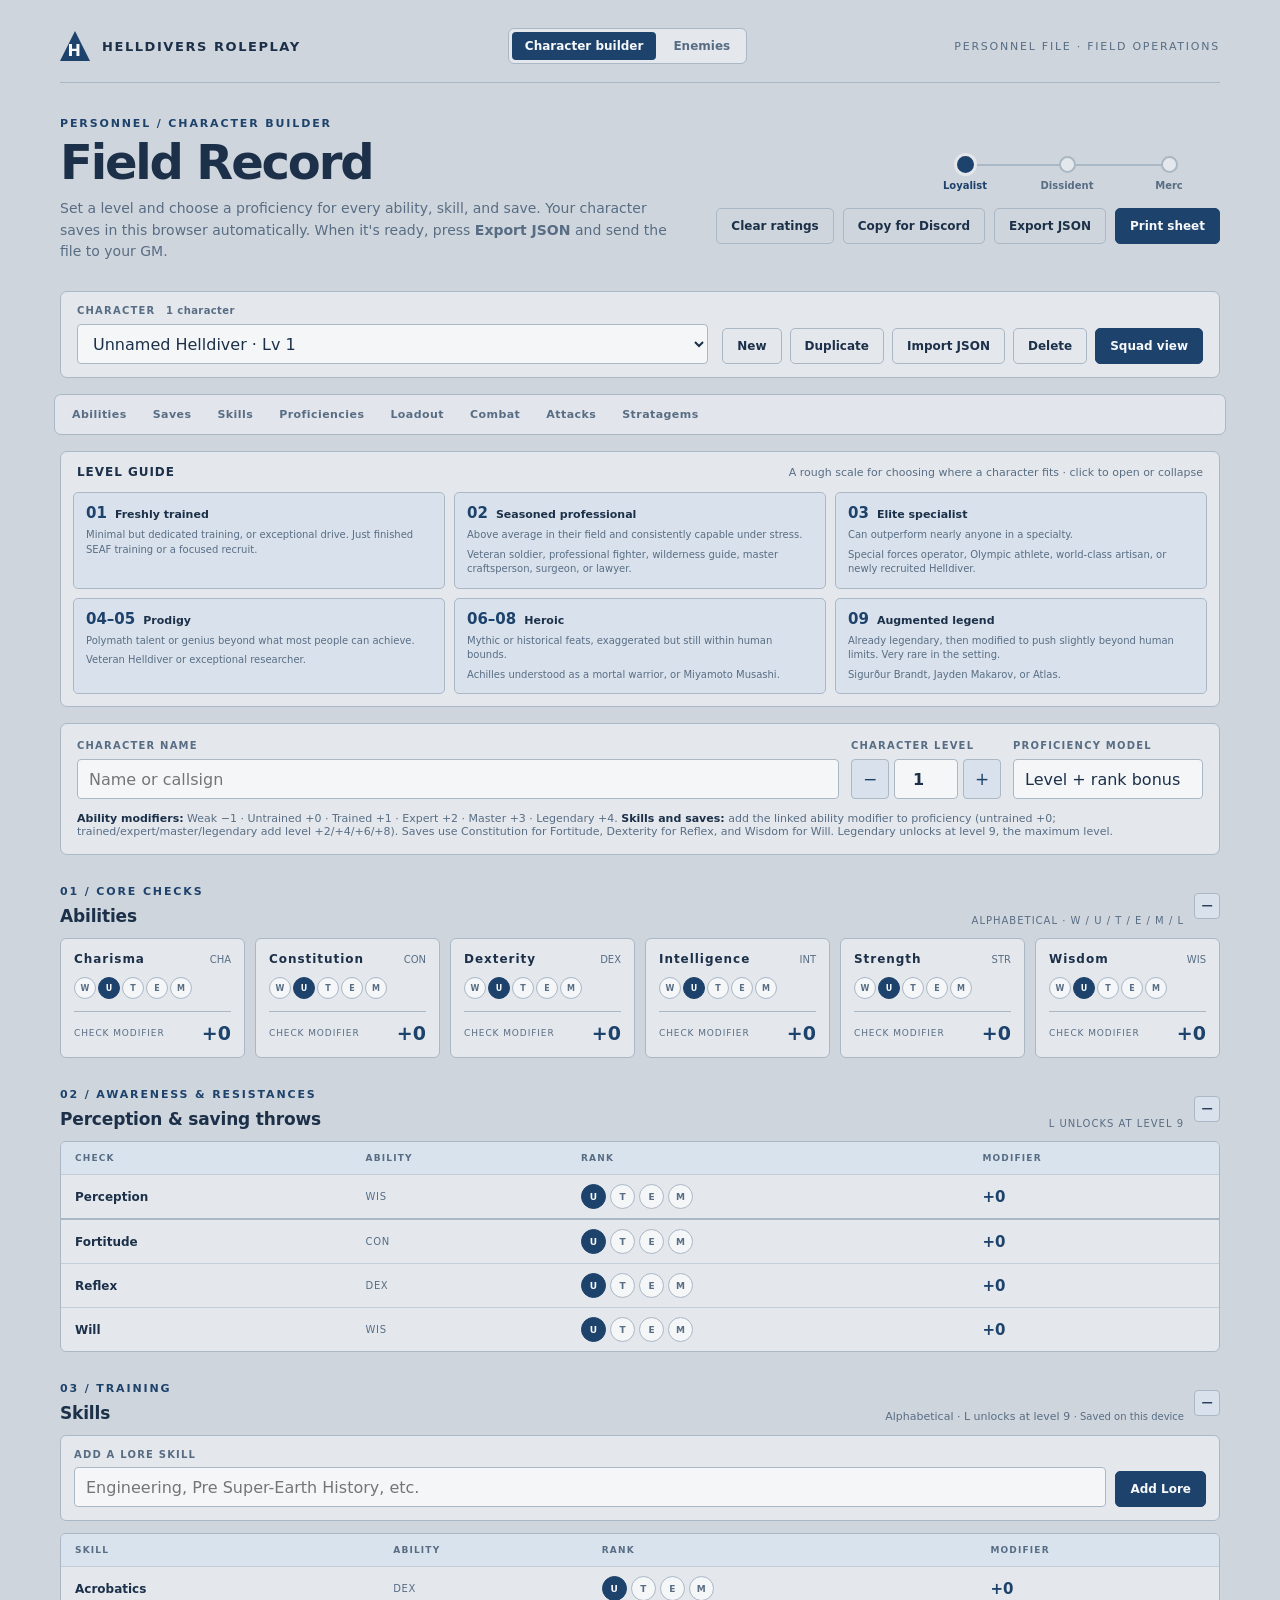
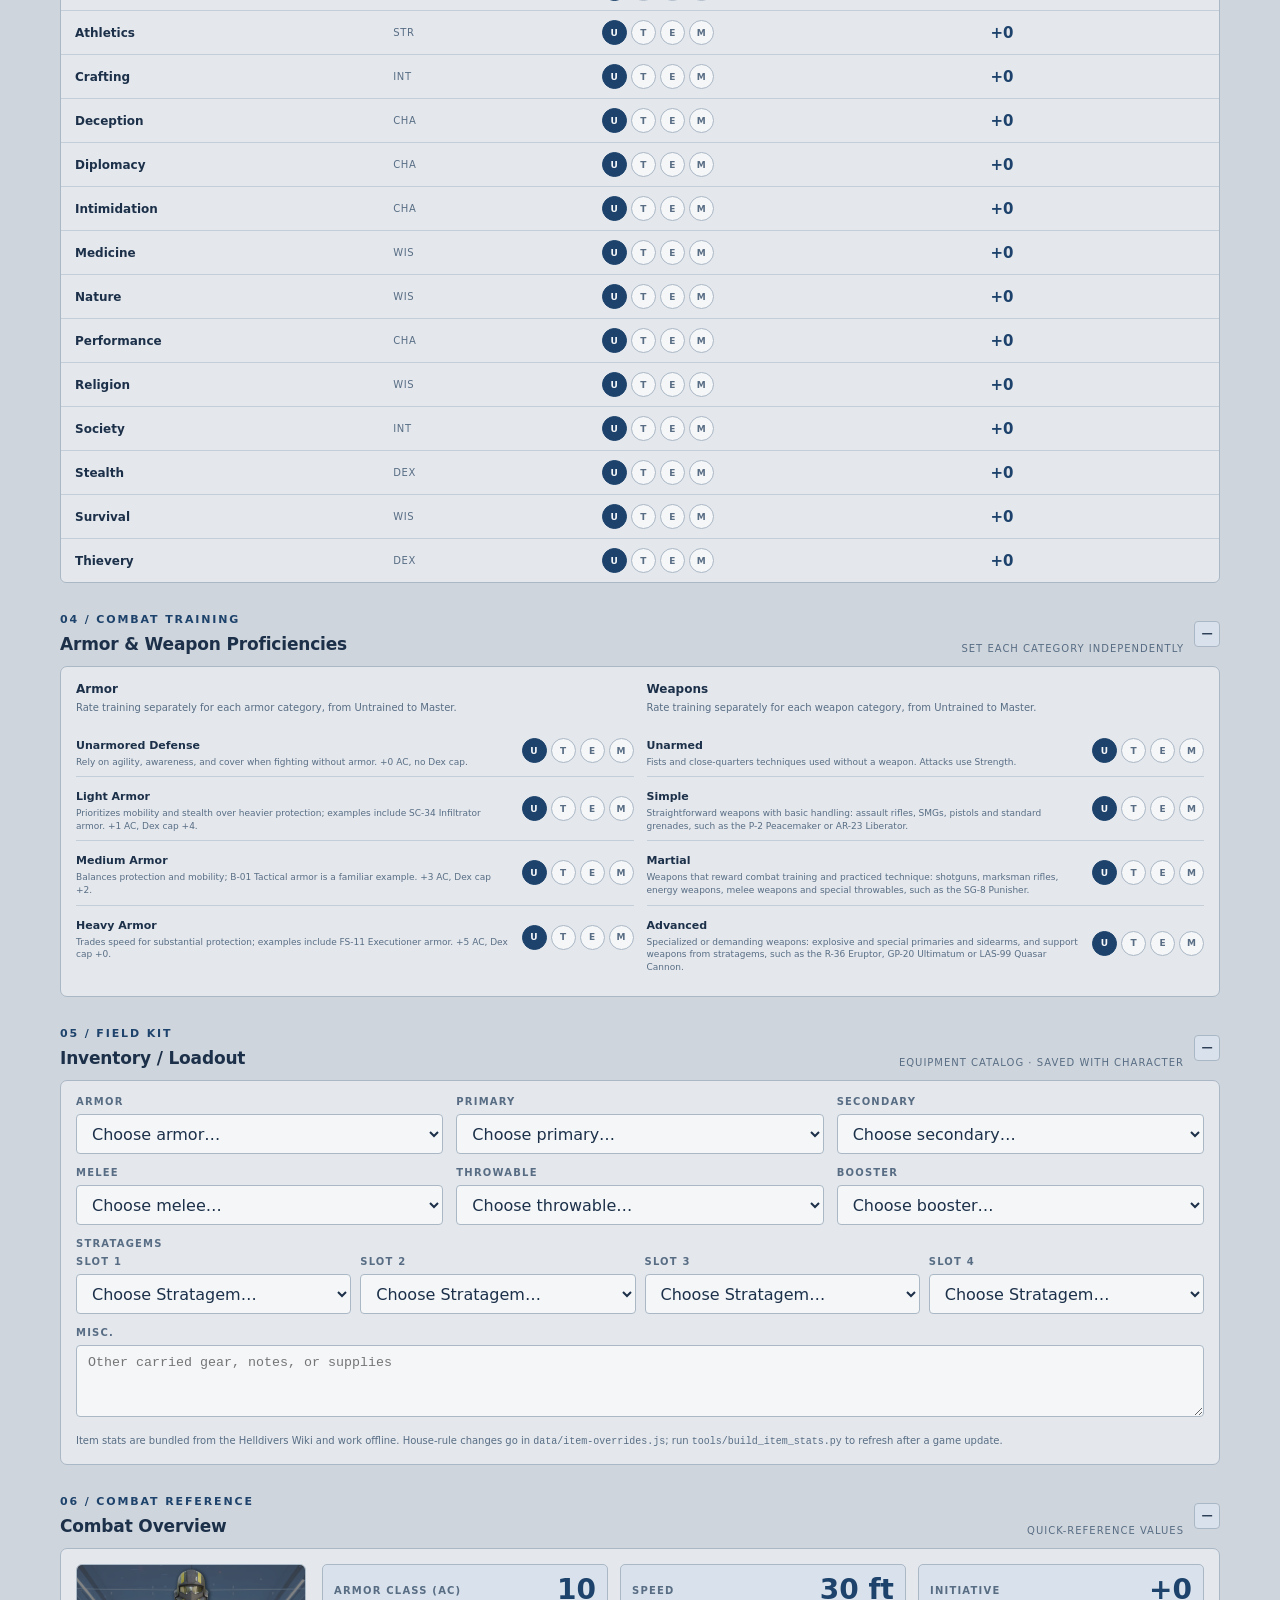
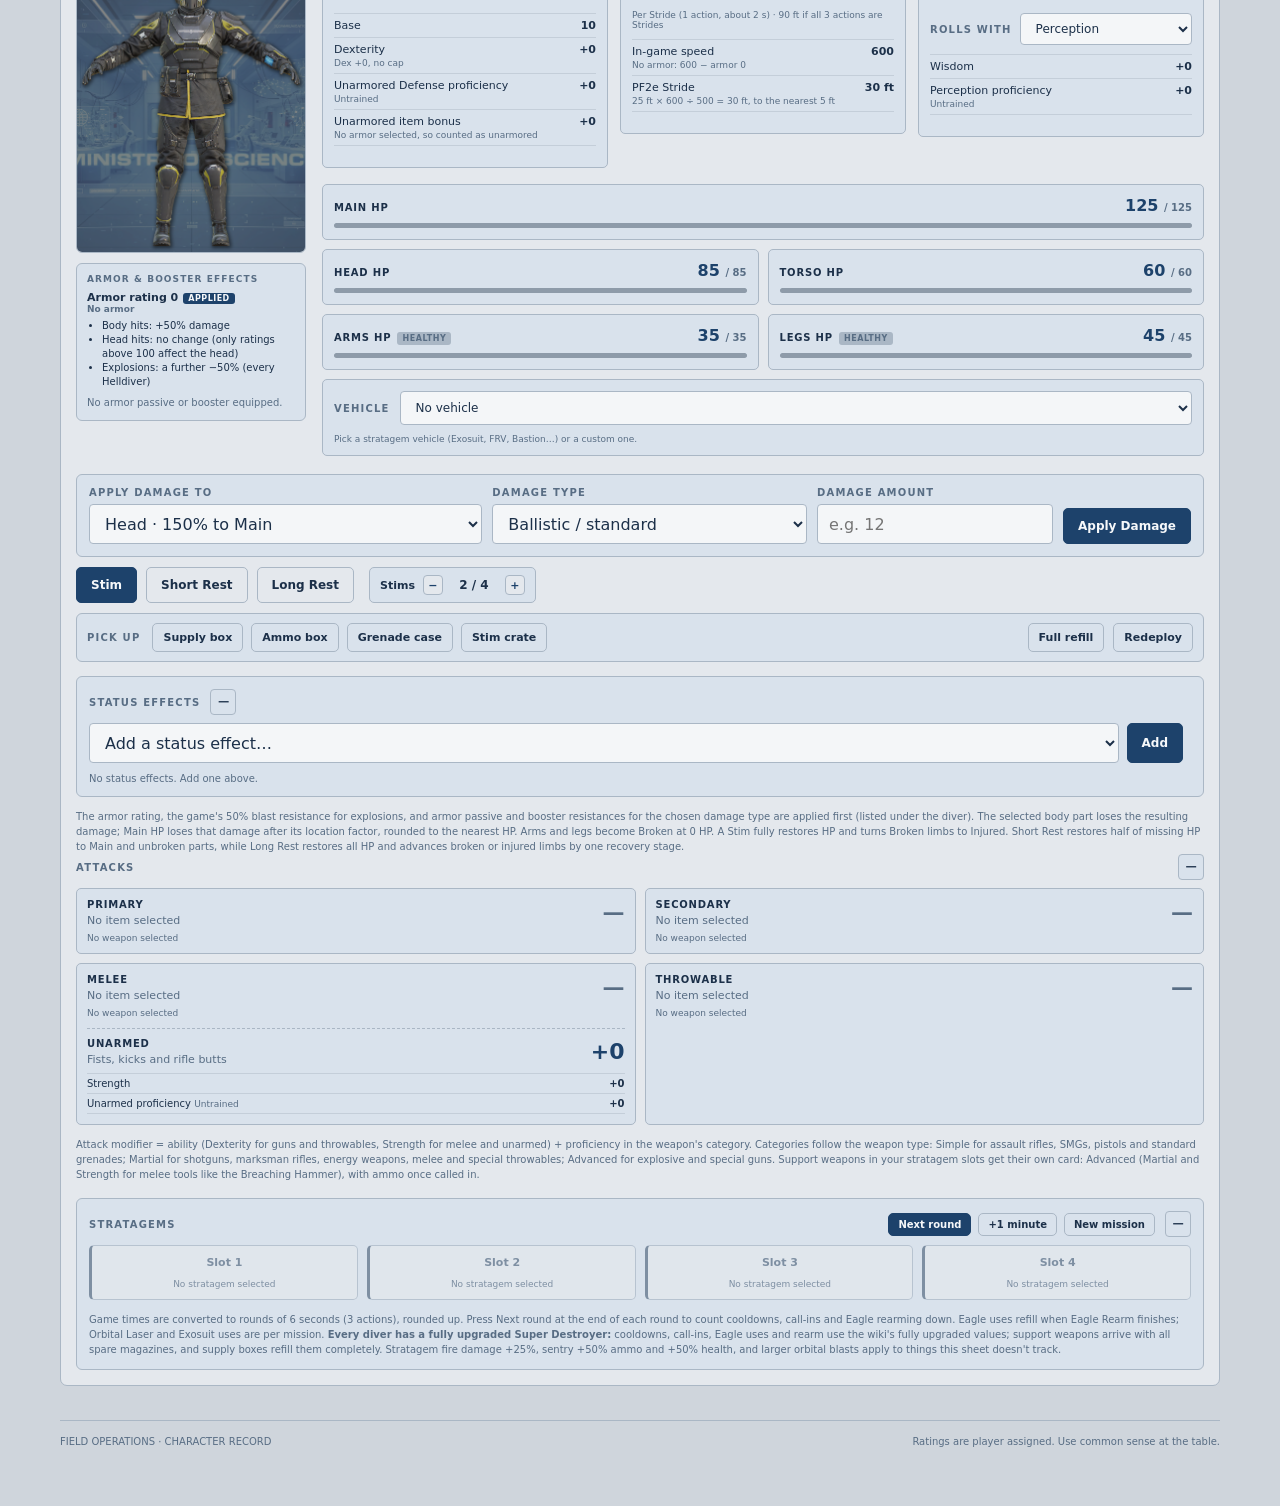
<file: index.html>
<!doctype html>
<html lang="en">
<head>
  <meta charset="utf-8">
  <meta name="viewport" content="width=device-width, initial-scale=1">
  <meta name="theme-color" content="#111611">
  <title>Helldivers Roleplay Character Creator</title>
  <link rel="stylesheet" href="styles.css">
</head>
<body>
  <main class="shell">
    <header class="topbar">
      <div class="brand"><span class="brand-mark">H</span><span>HELLDIVERS ROLEPLAY</span></div>
      <nav class="page-tabs" aria-label="Pages"><a href="index.html" aria-current="page">Character builder</a><a href="enemies.html">Enemies</a></nav>
      <div class="classification">Personnel file · Field operations</div>
    </header>
    <section class="hero">
      <div>
        <p class="eyebrow">Personnel / Character builder</p>
        <h1>Field Record</h1>
        <p class="subtitle">Set a level and choose a proficiency for every ability, skill, and save. Your character saves in this browser automatically. When it's ready, press <strong>Export JSON</strong> and send the file to your GM.</p>
      </div>
      <div class="hero-side">
        <div class="theme-picker" id="themePicker" role="group" aria-label="Choose record theme">
          <button type="button" class="theme-choice" data-theme="loyalist" aria-pressed="true"><span class="theme-point"></span><span>Loyalist</span></button>
          <button type="button" class="theme-choice" data-theme="dissident" aria-pressed="false"><span class="theme-point"></span><span>Dissident</span></button>
          <button type="button" class="theme-choice" data-theme="merc" aria-pressed="false"><span class="theme-point"></span><span>Merc</span></button>
        </div>
        <div class="toolbar">
          <button class="button" id="reset">Clear ratings</button>
          <button class="button" id="copyDiscord" title="Copy a short loadout summary to paste into Discord">Copy for Discord</button>
          <button class="button" id="export">Export JSON</button>
          <button class="button primary" id="print">Print sheet</button>
        </div>
      </div>
    </section>
    <section class="roster" aria-label="Characters">
      <div class="roster-pick"><label class="field-label" for="characterSelect">Character <span id="rosterCount"></span></label><select class="text-input" id="characterSelect"></select></div>
      <div class="roster-actions">
        <button type="button" class="button" id="newCharacter">New</button>
        <button type="button" class="button" id="duplicateCharacter">Duplicate</button>
        <button type="button" class="button" id="importCharacter">Import JSON</button>
        <button type="button" class="button" id="deleteCharacter">Delete</button>
        <button type="button" class="button primary" id="toggleSquad" aria-expanded="false" aria-controls="squadView">Squad view</button>
        <input type="file" id="importFile" accept=".json,application/json" multiple hidden>
      </div>
    </section>
    <section class="squad-view" id="squadView" aria-labelledby="squadTitle" hidden>
      <div class="squad-head">
        <div><p class="eyebrow">GM overview</p><h2 id="squadTitle">Squad</h2></div>
        <span class="stratagem-time">
          <button type="button" class="button primary" id="squadNextRound" title="6 seconds pass for every character">Next round (all)</button>
          <button type="button" class="button" id="squadMinute" title="10 rounds pass for every character">+1 minute (all)</button>
          <button type="button" class="button" id="squadNewMission" title="Reset every character's stratagem uses and cooldowns">New mission (all)</button>
        </span>
      </div>
      <div class="squad-grid" id="squadGrid"></div>
    </section>
    <nav class="jump-bar" id="jumpBar" aria-label="Jump to section">
      <a href="#abilitiesTitle">Abilities</a><a href="#savesTitle">Saves</a><a href="#skillsTitle">Skills</a><a href="#proficienciesTitle">Proficiencies</a><a href="#loadoutTitle">Loadout</a><a href="#combatOverviewTitle">Combat</a><a href="#combatAttacks" data-jump-block>Attacks</a><a href="#stratagemCards" data-jump-block>Stratagems</a>
    </nav>
    <details class="level-guide" open>
      <summary><span class="guide-title">Level guide</span><span class="guide-intro">A rough scale for choosing where a character fits · click to open or collapse</span></summary>
      <div class="level-grid">
        <article class="level-card"><div class="level-card-head"><span class="level-number">01</span><span class="level-name">Freshly trained</span></div><p>Minimal but dedicated training, or exceptional drive. Just finished SEAF training or a focused recruit.</p></article>
        <article class="level-card"><div class="level-card-head"><span class="level-number">02</span><span class="level-name">Seasoned professional</span></div><p>Above average in their field and consistently capable under stress.</p><p>Veteran soldier, professional fighter, wilderness guide, master craftsperson, surgeon, or lawyer.</p></article>
        <article class="level-card"><div class="level-card-head"><span class="level-number">03</span><span class="level-name">Elite specialist</span></div><p>Can outperform nearly anyone in a specialty.</p><p>Special forces operator, Olympic athlete, world-class artisan, or newly recruited Helldiver.</p></article>
        <article class="level-card"><div class="level-card-head"><span class="level-number">04–05</span><span class="level-name">Prodigy</span></div><p>Polymath talent or genius beyond what most people can achieve.</p><p>Veteran Helldiver or exceptional researcher.</p></article>
        <article class="level-card"><div class="level-card-head"><span class="level-number">06–08</span><span class="level-name">Heroic</span></div><p>Mythic or historical feats, exaggerated but still within human bounds.</p><p>Achilles understood as a mortal warrior, or Miyamoto Musashi.</p></article>
        <article class="level-card"><div class="level-card-head"><span class="level-number">09</span><span class="level-name">Augmented legend</span></div><p>Already legendary, then modified to push slightly beyond human limits. Very rare in the setting.</p><p>Sigurður Brandt, Jayden Makarov, or Atlas.</p></article>
      </div>
    </details>
    <section class="identity" aria-label="Character details">
      <div><label class="field-label" for="characterName">Character name</label><input class="text-input" id="characterName" maxlength="60" placeholder="Name or callsign" autocomplete="off"></div>
      <div><label class="field-label" for="characterLevel">Character level</label><div class="level-control"><button class="step" data-step="-1" aria-label="Decrease level">−</button><input class="level-input" type="number" id="characterLevel" min="1" max="9" value="1"><button class="step" data-step="1" aria-label="Increase level">+</button></div></div>
      <div><span class="field-label">Proficiency model</span><input class="text-input" value="Level + rank bonus" readonly aria-label="Proficiency model"></div>
      <div class="rule-note"><strong>Ability modifiers:</strong> Weak −1 · Untrained +0 · Trained +1 · Expert +2 · Master +3 · Legendary +4. <strong>Skills and saves:</strong> add the linked ability modifier to proficiency (untrained +0; trained/expert/master/legendary add level +2/+4/+6/+8). Saves use Constitution for Fortitude, Dexterity for Reflex, and Wisdom for Will. Legendary unlocks at level 9, the maximum level.</div>
    </section>
    <section aria-labelledby="abilitiesTitle">
      <div class="section-head"><div><p class="eyebrow">01 / Core checks</p><h2 id="abilitiesTitle">Abilities</h2></div><span class="section-meta">Alphabetical · W / U / T / E / M / L</span></div>
      <div class="ability-grid" id="abilityGrid"></div>
    </section>
    <section aria-labelledby="savesTitle">
      <div class="section-head"><div><p class="eyebrow">02 / Awareness &amp; resistances</p><h2 id="savesTitle">Perception &amp; saving throws</h2></div><span class="section-meta">L unlocks at level 9</span></div>
      <div class="table-wrap"><table><thead><tr><th>Check</th><th>Ability</th><th>Rank</th><th>Modifier</th></tr></thead><tbody id="savesBody"></tbody></table></div>
    </section>
    <section aria-labelledby="skillsTitle">
      <div class="section-head"><div><p class="eyebrow">03 / Training</p><h2 id="skillsTitle">Skills</h2></div><span class="sort-hint">Alphabetical · L unlocks at level 9 <span class="saving" id="saveStatus">· Saved on this device</span></span></div>
      <form class="lore-form" id="loreForm">
        <div><label class="field-label" for="loreName">Add a Lore skill</label><input class="text-input lore-input" id="loreName" maxlength="50" placeholder="Engineering, Pre Super-Earth History, etc." autocomplete="off"></div>
        <button class="button primary" type="submit">Add Lore</button>
      </form>
      <div class="table-wrap"><table><thead><tr><th>Skill</th><th>Ability</th><th>Rank</th><th>Modifier</th></tr></thead><tbody id="skillsBody"></tbody></table></div>
    </section>
    <section aria-labelledby="proficienciesTitle">
      <div class="section-head"><div><p class="eyebrow">04 / Combat training</p><h2 id="proficienciesTitle">Armor &amp; Weapon Proficiencies</h2></div><span class="section-meta">Set each category independently</span></div>
      <div class="proficiency-card"><div class="proficiency-grid">
        <div class="proficiency-group"><h3>Armor</h3><p>Rate training separately for each armor category, from Untrained to Master.</p><div id="armorProficiencies"></div></div>
        <div class="proficiency-group"><h3>Weapons</h3><p>Rate training separately for each weapon category, from Untrained to Master.</p><div id="weaponProficiencies"></div></div>
      </div></div>
    </section>
    <section aria-labelledby="loadoutTitle">
      <div class="section-head"><div><p class="eyebrow">05 / Field kit</p><h2 id="loadoutTitle">Inventory / Loadout</h2></div><span class="section-meta">Equipment catalog · saved with character</span></div>
      <div class="loadout-card">
        <div class="loadout-grid">
          <div class="loadout-field"><label class="field-label" for="loadoutArmor">Armor</label><select class="text-input loadout-input" id="loadoutArmor" data-catalog-field="armor" data-loadout-choice="armor"><option value="">Choose armor…</option><option value="__unarmored__">Unarmored (no armor)</option><option value="__custom__">Custom</option></select><input class="text-input loadout-input custom-entry" data-loadout-custom="armor" maxlength="120" placeholder="Enter custom armor" aria-label="Custom armor" autocomplete="off" hidden><select class="text-input loadout-input custom-entry" id="customArmorType" aria-label="Custom armor type" hidden><option value="">Armor type…</option><option value="light">Light Armor</option><option value="medium">Medium Armor</option><option value="heavy">Heavy Armor</option></select><details class="item-details" data-item-details="armor" hidden><summary>Armor stats and damage modifiers</summary><div class="item-details-body"></div></details></div>
          <div class="loadout-field"><label class="field-label" for="loadoutPrimary">Primary</label><select class="text-input loadout-input" id="loadoutPrimary" data-catalog-field="primary" data-loadout-choice="primary"><option value="">Choose primary…</option><option value="__custom__">Custom</option></select><input class="text-input loadout-input custom-entry" data-loadout-custom="primary" maxlength="120" placeholder="Enter custom primary" aria-label="Custom primary weapon" autocomplete="off" hidden><select class="text-input loadout-input custom-entry" data-custom-category="primary" aria-label="Custom primary weapon category" hidden><option value="">Weapon category…</option><option value="Simple">Simple</option><option value="Martial">Martial</option><option value="Advanced">Advanced</option></select><details class="item-details" data-item-details="primary" hidden><summary>Weapon stats</summary><div class="item-details-body"></div></details><details class="item-details customize-panel" data-customize="primary" hidden><summary>Customize</summary><div class="item-details-body"></div></details></div>
          <div class="loadout-field"><label class="field-label" for="loadoutSecondary">Secondary</label><select class="text-input loadout-input" id="loadoutSecondary" data-catalog-field="secondary" data-loadout-choice="secondary"><option value="">Choose secondary…</option><option value="__custom__">Custom</option></select><input class="text-input loadout-input custom-entry" data-loadout-custom="secondary" maxlength="120" placeholder="Enter custom secondary" aria-label="Custom secondary weapon" autocomplete="off" hidden><select class="text-input loadout-input custom-entry" data-custom-category="secondary" aria-label="Custom secondary weapon category" hidden><option value="">Weapon category…</option><option value="Simple">Simple</option><option value="Martial">Martial</option><option value="Advanced">Advanced</option></select><details class="item-details" data-item-details="secondary" hidden><summary>Weapon stats</summary><div class="item-details-body"></div></details><details class="item-details customize-panel" data-customize="secondary" hidden><summary>Customize</summary><div class="item-details-body"></div></details></div>
          <div class="loadout-field"><label class="field-label" for="loadoutMelee">Melee</label><select class="text-input loadout-input" id="loadoutMelee" data-catalog-field="melee" data-loadout-choice="melee"><option value="">Choose melee…</option><option value="__custom__">Custom</option></select><input class="text-input loadout-input custom-entry" data-loadout-custom="melee" maxlength="120" placeholder="Enter custom melee weapon" aria-label="Custom melee weapon" autocomplete="off" hidden><select class="text-input loadout-input custom-entry" data-custom-category="melee" aria-label="Custom melee weapon category" hidden><option value="">Weapon category…</option><option value="Simple">Simple</option><option value="Martial">Martial</option><option value="Advanced">Advanced</option></select><details class="item-details" data-item-details="melee" hidden><summary>Weapon stats</summary><div class="item-details-body"></div></details></div>
          <div class="loadout-field"><label class="field-label" for="loadoutThrowable">Throwable</label><select class="text-input loadout-input" id="loadoutThrowable" data-catalog-field="throwable" data-loadout-choice="throwable"><option value="">Choose throwable…</option><option value="__custom__">Custom</option></select><input class="text-input loadout-input custom-entry" data-loadout-custom="throwable" maxlength="120" placeholder="Enter custom throwable" aria-label="Custom throwable" autocomplete="off" hidden><select class="text-input loadout-input custom-entry" data-custom-category="throwable" aria-label="Custom throwable category" hidden><option value="">Weapon category…</option><option value="Simple">Simple</option><option value="Martial">Martial</option><option value="Advanced">Advanced</option></select><details class="item-details" data-item-details="throwable" hidden><summary>Throwable stats</summary><div class="item-details-body"></div></details></div>
          <div class="loadout-field"><label class="field-label" for="loadoutBooster">Booster</label><select class="text-input loadout-input" id="loadoutBooster" data-catalog-field="boosters" data-loadout-choice="booster"><option value="">Choose booster…</option><option value="__custom__">Custom</option></select><input class="text-input loadout-input custom-entry" data-loadout-custom="booster" maxlength="120" placeholder="Enter custom booster" aria-label="Custom booster" autocomplete="off" hidden><details class="item-details" data-item-details="booster" hidden><summary>Booster effect</summary><div class="item-details-body"></div></details></div>
          <div class="loadout-field wide"><span class="field-label">Stratagems</span><div class="stratagem-grid">
            <div><label class="field-label" for="stratagem1">Slot 1</label><select class="text-input loadout-input" id="stratagem1" data-catalog-field="stratagems" data-loadout-choice="stratagems.0"><option value="">Choose Stratagem…</option><option value="__custom__">Custom</option></select><input class="text-input loadout-input custom-entry" data-loadout-custom="stratagems.0" maxlength="120" placeholder="Enter custom Stratagem" aria-label="Custom Stratagem, slot 1" autocomplete="off" hidden><details class="item-details" data-item-details="stratagems.0" hidden><summary>Stratagem stats</summary><div class="item-details-body"></div></details></div>
            <div><label class="field-label" for="stratagem2">Slot 2</label><select class="text-input loadout-input" id="stratagem2" data-catalog-field="stratagems" data-loadout-choice="stratagems.1"><option value="">Choose Stratagem…</option><option value="__custom__">Custom</option></select><input class="text-input loadout-input custom-entry" data-loadout-custom="stratagems.1" maxlength="120" placeholder="Enter custom Stratagem" aria-label="Custom Stratagem, slot 2" autocomplete="off" hidden><details class="item-details" data-item-details="stratagems.1" hidden><summary>Stratagem stats</summary><div class="item-details-body"></div></details></div>
            <div><label class="field-label" for="stratagem3">Slot 3</label><select class="text-input loadout-input" id="stratagem3" data-catalog-field="stratagems" data-loadout-choice="stratagems.2"><option value="">Choose Stratagem…</option><option value="__custom__">Custom</option></select><input class="text-input loadout-input custom-entry" data-loadout-custom="stratagems.2" maxlength="120" placeholder="Enter custom Stratagem" aria-label="Custom Stratagem, slot 3" autocomplete="off" hidden><details class="item-details" data-item-details="stratagems.2" hidden><summary>Stratagem stats</summary><div class="item-details-body"></div></details></div>
            <div><label class="field-label" for="stratagem4">Slot 4</label><select class="text-input loadout-input" id="stratagem4" data-catalog-field="stratagems" data-loadout-choice="stratagems.3"><option value="">Choose Stratagem…</option><option value="__custom__">Custom</option></select><input class="text-input loadout-input custom-entry" data-loadout-custom="stratagems.3" maxlength="120" placeholder="Enter custom Stratagem" aria-label="Custom Stratagem, slot 4" autocomplete="off" hidden><details class="item-details" data-item-details="stratagems.3" hidden><summary>Stratagem stats</summary><div class="item-details-body"></div></details></div>
          </div></div>
          <div class="loadout-field wide"><label class="field-label" for="loadoutMisc">Misc.</label><textarea class="text-input loadout-area" id="loadoutMisc" data-loadout-text="misc" maxlength="1000" placeholder="Other carried gear, notes, or supplies"></textarea></div>
        </div>
        <p class="catalog-note">Item stats are bundled from the Helldivers Wiki and work offline. House-rule changes go in <code>data/item-overrides.js</code>; run <code>tools/build_item_stats.py</code> to refresh after a game update.</p>
      </div>
    </section>
    <section aria-labelledby="combatOverviewTitle">
      <div class="section-head"><div><p class="eyebrow">06 / Combat reference</p><h2 id="combatOverviewTitle">Combat Overview</h2></div><span class="section-meta">Quick-reference values</span></div>
      <div class="combat-overview">
        <div class="health-layout">
          <div class="diver-column">
          <div class="body-figure" role="img" aria-label="Helldiver body damage display. The head, torso, arms, and legs turn red in proportion to damage taken.">
            <img class="body-base" src="assets/body-health/diver-base.png" alt="" draggable="false">
            <img class="body-zone" data-body-part="head" src="assets/body-health/head-overlay.png" alt="" draggable="false">
            <img class="body-zone" data-body-part="torso" src="assets/body-health/torso-overlay.png" alt="" draggable="false">
            <img class="body-zone" data-body-part="arms" data-default-src="assets/body-health/arms-overlay.png" data-injured-src="assets/body-health/arms-injured.png" src="assets/body-health/arms-overlay.png" alt="" draggable="false">
            <img class="body-zone" data-body-part="legs" data-default-src="assets/body-health/legs-overlay.png" data-injured-src="assets/body-health/legs-injured.png" src="assets/body-health/legs-overlay.png" alt="" draggable="false">
            <div class="deceased-visor" data-deceased-bar hidden></div>
          </div>
          <section class="active-effects" id="activeEffects" aria-label="Armor and booster effects"></section>
          </div>
          <div>
            <div class="combat-vitals">
          <div class="ac-card" aria-labelledby="acLabel">
            <div class="ac-head"><span class="field-label" id="acLabel">Armor Class (AC)</span><span class="ac-value" id="acValue">10</span></div>
            <ul class="ac-breakdown" id="acBreakdown"></ul>
          </div>
          <div class="ac-card" aria-labelledby="speedLabel">
            <div class="ac-head"><span class="field-label" id="speedLabel">Speed</span><span class="ac-value" id="speedValue">25 ft</span></div>
            <p class="attack-note" id="speedSummary"></p>
            <ul class="ac-breakdown" id="speedBreakdown"></ul>
          </div>
          <div class="ac-card" aria-labelledby="initiativeLabel">
            <div class="ac-head"><span class="field-label" id="initiativeLabel">Initiative</span><span class="ac-value" id="initiativeValue">+0</span></div>
            <div class="initiative-pick"><label class="field-label" for="initiativeSkill">Rolls with</label><select class="text-input" id="initiativeSkill"></select></div>
            <ul class="ac-breakdown" id="initiativeBreakdown"></ul>
          </div>
            </div>
            <div class="health-pools" id="healthPools"></div>
            <section class="vehicle-card" id="vehicleCard" aria-label="Vehicle"></section>
          </div>
        </div>
        <form class="damage-form" id="damageForm">
          <div><label class="field-label" for="damageLocation">Apply damage to</label><select class="text-input" id="damageLocation"><option value="head">Head · 150% to Main</option><option value="torso">Torso / Chest · 100% to Main</option><option value="arms">Arms · 85% to Main</option><option value="legs">Legs · 85% to Main</option></select></div>
          <div><label class="field-label" for="damageType">Damage type</label><select class="text-input" id="damageType"></select></div>
          <div><label class="field-label" for="damageAmount">Damage amount</label><input class="text-input" id="damageAmount" type="number" min="1" max="9999" step="1" placeholder="e.g. 12" required></div>
          <button class="button primary" type="submit">Apply Damage</button>
        </form>
        <p class="last-hit" id="lastHit" aria-live="polite" hidden></p>
        <div class="recovery-actions" role="group" aria-label="Health recovery actions">
          <button type="button" class="button primary" data-recovery="stim">Stim</button>
          <button type="button" class="button" data-recovery="short">Short Rest</button>
          <button type="button" class="button" data-recovery="long">Long Rest</button>
          <div class="ammo-row stim-count" id="stimCount"></div>
        </div>
        <div class="pickup-actions" role="group" aria-label="Supplies and pickups">
          <span class="field-label">Pick up</span>
          <button type="button" class="button" id="resupply" title="Supply box (Resupply, Supply Pack, Supply FRV): each item's supply amount plus 2 stims">Supply box</button>
          <button type="button" class="button" id="ammoBox" title="Ammo box at a point of interest: each gun's ammo-box amount; no stims or grenades">Ammo box</button>
          <button type="button" class="button" id="grenadeCase" title="Grenade case: fills throwables to the maximum">Grenade case</button>
          <button type="button" class="button" id="stimCrate" title="Stim crate: fills stims to the maximum">Stim crate</button>
          <span class="supply-actions">
            <button type="button" class="button" id="fullRefill" title="Everything to maximum, magazines included">Full refill</button>
            <button type="button" class="button" id="redeploy" title="Reset ammo, throwables and stims to what a Helldiver drops in with">Redeploy</button>
          </span>
        </div>
        <p class="deceased-banner" id="deceasedNotice" role="status" hidden>DECEASED</p>
        <div class="status-effects">
          <div class="status-head"><h3 class="field-label">Status effects</h3><button type="button" class="button" id="clearConditions" hidden>Clear all</button></div>
          <form class="condition-form" id="conditionForm">
            <select class="text-input" id="conditionPick" aria-label="Condition to add"></select>
            <input class="text-input" id="conditionCustom" maxlength="40" placeholder="Custom condition name" aria-label="Custom condition name" autocomplete="off" hidden>
            <button class="button primary" type="submit">Add</button>
          </form>
          <div class="condition-list" id="conditionList"></div>
        </div>
        <p class="combat-note">The armor rating, the game's 50% blast resistance for explosions, and armor passive and booster resistances for the chosen damage type are applied first (listed under the diver). The selected body part loses the resulting damage; Main HP loses that damage after its location factor, rounded to the nearest HP. Arms and legs become Broken at 0 HP. A Stim fully restores HP and turns Broken limbs to Injured. Short Rest restores half of missing HP to Main and unbroken parts, while Long Rest restores all HP and advances broken or injured limbs by one recovery stage.</p>
        <div class="attacks-block">
        <div class="status-head"><h3 class="field-label">Attacks</h3></div>
        <div class="combat-attacks" id="combatAttacks"></div>
        <p class="combat-note">Attack modifier = ability (Dexterity for guns and throwables, Strength for melee and unarmed) + proficiency in the weapon's category. Categories follow the weapon type: Simple for assault rifles, SMGs, pistols and standard grenades; Martial for shotguns, marksman rifles, energy weapons, melee and special throwables; Advanced for explosive and special guns. Support weapons in your stratagem slots get their own card: Advanced (Martial and Strength for melee tools like the Breaching Hammer), with ammo once called in.</p>
        </div>
        <div class="stratagem-tracker">
          <div class="status-head"><h3 class="field-label">Stratagems</h3>
            <span class="stratagem-time">
              <button type="button" class="button primary" id="nextRound" title="End of round: 6 seconds pass">Next round</button>
              <button type="button" class="button" id="nextMinute" title="Out of combat: 10 rounds pass">+1 minute</button>
              <button type="button" class="button" id="eagleRearm" hidden>Eagle Rearm</button>
              <button type="button" class="button" id="newMission" title="Reset every use and cooldown">New mission</button>
            </span>
          </div>
          <div class="stratagem-grid" id="stratagemCards"></div>
          <p class="combat-note">Game times are converted to rounds of 6 seconds (3 actions), rounded up. Press Next round at the end of each round to count cooldowns, call-ins and Eagle rearming down. Eagle uses refill when Eagle Rearm finishes; Orbital Laser and Exosuit uses are per mission. <strong>Every diver has a fully upgraded Super Destroyer:</strong> cooldowns, call-ins, Eagle uses and rearm use the wiki's fully upgraded values; support weapons arrive with all spare magazines, and supply boxes refill them completely. Stratagem fire damage +25%, sentry +50% ammo and +50% health, and larger orbital blasts apply to things this sheet doesn't track.</p>
        </div>
      </div>
    </section>
    <footer><span>FIELD OPERATIONS · CHARACTER RECORD</span><span>Ratings are player assigned. Use common sense at the table.</span></footer>
  </main>
  <div class="print-sheet" id="printSheet" aria-hidden="true"></div>
  <div class="toast" id="toast" role="status" aria-live="polite"></div>
  <dialog class="discord-dialog" id="discordDialog" aria-labelledby="discordDialogTitle">
    <form method="dialog">
      <h3 id="discordDialogTitle">Copy for Discord</h3>
      <p>Your browser blocked automatic copying. The text below is selected: press Ctrl+C (Cmd+C on Mac), then paste it into Discord.</p>
      <textarea class="text-input" id="discordText" rows="10" readonly></textarea>
      <button class="button primary" value="close">Done</button>
    </form>
  </dialog>
  <script src="data/item-stats.js"></script>
  <script src="data/item-overrides.js"></script>
  <script src="data/attachments.js"></script>
  <script>
    // Table rule: level 9 ("Augmented legend" in the level guide) is the highest a character can reach.
    const MAX_LEVEL = 9;
    const proficiencyRanks = [
      { id:"untrained", name:"Untrained", short:"U", bonus:0 },
      { id:"trained", name:"Trained", short:"T", bonus:2 },
      { id:"expert", name:"Expert", short:"E", bonus:4 },
      { id:"master", name:"Master", short:"M", bonus:6 },
      { id:"legendary", name:"Legendary", short:"L", bonus:8 }
    ];
    const abilityRanks = [
      { id:"weak", name:"Weak", short:"W", bonus:-1 },
      { id:"untrained", name:"Untrained", short:"U", bonus:0 },
      { id:"trained", name:"Trained", short:"T", bonus:1 },
      { id:"expert", name:"Expert", short:"E", bonus:2 },
      { id:"master", name:"Master", short:"M", bonus:3 },
      { id:"legendary", name:"Legendary", short:"L", bonus:4 }
    ];
    const abilities = [
      ["Charisma", "CHA"], ["Constitution", "CON"], ["Dexterity", "DEX"],
      ["Intelligence", "INT"], ["Strength", "STR"], ["Wisdom", "WIS"]
    ];
    const saves = [["Fortitude", "CON"], ["Reflex", "DEX"], ["Will", "WIS"]];
    const skills = [
      ["Acrobatics", "DEX"], ["Athletics", "STR"],
      ["Crafting", "INT"], ["Deception", "CHA"], ["Diplomacy", "CHA"],
      ["Intimidation", "CHA"], ["Medicine", "WIS"], ["Nature", "WIS"],
      ["Performance", "CHA"], ["Religion", "WIS"],
      ["Society", "INT"], ["Stealth", "DEX"], ["Survival", "WIS"], ["Thievery", "DEX"]
    ];
    // House rule, modelled on PF2e: every armor tops out at the same AC (item bonus + capped Dex = +5);
    // lighter armor just needs more Dexterity to get there. Unarmored tops out at +4 (Legendary Dex).
    const armorCategories = {
      unarmored:{name:"Unarmored", proficiency:"Unarmored Defense", itemBonus:0, dexCap:null},
      light:{name:"Light Armor", proficiency:"Light Armor", itemBonus:1, dexCap:4},
      medium:{name:"Medium Armor", proficiency:"Medium Armor", itemBonus:3, dexCap:2},
      heavy:{name:"Heavy Armor", proficiency:"Heavy Armor", itemBonus:5, dexCap:0}
    };
    const armorRuleText = category => `+${category.itemBonus} AC, ${category.dexCap===null?"no Dex cap":"Dex cap +"+category.dexCap}.`;
    const armorProficiencies = [
      ["Unarmored Defense", "Rely on agility, awareness, and cover when fighting without armor. "+armorRuleText(armorCategories.unarmored)],
      ["Light Armor", "Prioritizes mobility and stealth over heavier protection; examples include SC-34 Infiltrator armor. "+armorRuleText(armorCategories.light)],
      ["Medium Armor", "Balances protection and mobility; B-01 Tactical armor is a familiar example. "+armorRuleText(armorCategories.medium)],
      ["Heavy Armor", "Trades speed for substantial protection; examples include FS-11 Executioner armor. "+armorRuleText(armorCategories.heavy)]
    ];
    const weaponProficiencies = [
      ["Unarmed", "Fists and close-quarters techniques used without a weapon. Attacks use Strength."],
      ["Simple", "Straightforward weapons with basic handling: assault rifles, SMGs, pistols and standard grenades, such as the P-2 Peacemaker or AR-23 Liberator."],
      ["Martial", "Weapons that reward combat training and practiced technique: shotguns, marksman rifles, energy weapons, melee weapons and special throwables, such as the SG-8 Punisher."],
      ["Advanced", "Specialized or demanding weapons: explosive and special primaries and sidearms, and support weapons from stratagems, such as the R-36 Eruptor, GP-20 Ultimatum or LAS-99 Quasar Cannon."]
    ];
    // House rule: a weapon's proficiency category follows its wiki weapon type. Set weaponCategory
    // on an item in data/item-overrides.js to move a single weapon to another category.
    const weaponTypeCategories = {
      "Assault Rifles":"Simple", "Submachine Guns":"Simple", "Pistols":"Simple", "Standard":"Simple",
      "Shotguns":"Martial", "Marksman Rifles":"Martial", "Sniper Rifles":"Martial", "Energy-Based":"Martial", "Melee":"Martial",
      "Explosives":"Advanced"
    };
    // The wiki's "Special" type means odd guns for primaries/secondaries but utility grenades for throwables.
    const specialWeaponCategory = {primary:"Advanced", secondary:"Advanced", throwable:"Martial", melee:"Martial"};
    const weaponCategories = ["Simple","Martial","Advanced"];
    // Guns and throwables attack with Dexterity, melee and fists with Strength (as PF2e ranged/thrown vs. melee).
    const attackSlots = [
      {key:"primary", label:"Primary", ability:"DEX"}, {key:"secondary", label:"Secondary", ability:"DEX"},
      {key:"melee", label:"Melee", ability:"STR"}, {key:"throwable", label:"Throwable", ability:"DEX"},
      {key:"unarmed", label:"Unarmed", ability:"STR"}
    ];
    const catalogs = {
      armor: [
        "A-9 Helljumper", "A-35 Recon", "AC-1 Dutiful", "AC-2 Obedient", "AD-11 Livewire", "AD-26 Bleeding Edge", "AD-49 Apollonian",
        "AF-02 Haz-Master", "AF-50 Noxious Ranger", "AF-52 Lockdown", "AF-91 Field Chemist", "B-01 Tactical",
        "B-08 Light Gunner", "B-22 Model Citizen", "B-24 Enforcer", "B-27 Fortified Commando", "BFM-16 Tanker", "BFM-77 Reformer", "BFM-220 Ironclad",
        "BP-20 Correct Officer", "BP-32 Jackboot", "BP-77 Grand Juror", "CE-07 Demolition Specialist", "CE-27 Ground Breaker", "CE-35 Trench Engineer", "CE-64 Grenadier", "CE-67 Titan", "CE-74 Breaker", "CE-81 Juggernaut", "CE-101 Guerilla Gorilla",
        "CM-09 Bonesnapper", "CM-10 Clinician", "CM-14 Physician", "CM-17 Butcher", "CM-21 Trench Paramedic", "CPG-48 Sapper", "CPH-26 Commandant", "CPR-80 Bulwark",
        "CW-4 Arctic Ranger", "CW-9 White Wolf", "CW-22 Kodiak", "CW-36 Winter Warrior", "DS-10 Big Game Hunter", "DS-42 Federation's Blade", "DS-191 Scorpion",
        "DP-00 Tactical", "DP-8 Mountain-Scaled", "DP-11 Champion of the People", "DP-40 Hero of the Federation", "DP-53 Savior of the Free", "EX-00 Prototype X", "EX-03 Prototype 3", "EX-16 Prototype 16",
        "FS-05 Marksman", "FS-11 Executioner", "FS-23 Battle Master", "FS-34 Exterminator", "FS-37 Ravager", "FS-38 Eradicator", "FS-55 Devastator", "FS-61 Dreadnought",
        "GS-11 Democracy's Deputy", "GS-17 Frontier Marshal", "GS-66 Lawmaker", "I-09 Heatseeker", "I-44 Salamander", "I-92 Fire Fighter", "I-102 Draconaught", "IE-3 Martyr", "IE-12 Righteous", "IE-57 Hell-Bent",
        "KDM-500 Outrider", "O-2 Heavy Operator", "O-3 Free Spirit", "O-44 Bonded Pilot", "PH-9 Predator", "PH-56 Jaguar", "PH-202 Twigsnapper", "RE-1861 Parade Commander", "RE-2310 Honorary Guard", "RE-824 Bearer of the Standard",
        "RS-6 Fiend Destroyer", "RS-20 Constrictor", "RS-40 Beast of Prey", "RS-67 Null Cipher", "RS-89 Shadow Paragon", "RS-100 Sanctioner", "SA-04 Combat Technician", "SA-7 Headfirst", "SA-8 Ram", "SA-12 Servo Assisted", "SA-25 Steel Trooper", "SA-32 Dynamo",
        "SC-15 Drone Master", "SC-30 Trailblazer Scout", "SC-34 Infiltrator", "SC-37 Legionnaire", "SR-18 Roadblock", "SR-24 Street Scout", "SR-64 Cinderblock", "SS-15 Focal Point", "SS-33 Mimetic Marshal", "SS-500 Pale Prosecutor", "TG-8 Sharpshooter", "TG-122 Demo-Trooper",
        "TR-7 Ambassador of the Brand", "TR-9 Cavalier of Democracy", "TR-40 Gold Eagle", "TR-62 Knight", "TR-117 Alpha Commander", "UF-16 Inspector", "UF-50 Bloodhound", "UF-84 Doubt Killer"
      ],
      primary: [
        "AR-11 Arbitrator", "AR-2 Coyote", "AR-23 Liberator", "AR-23A Liberator Carbine", "AR-23C Liberator Concussive", "AR-23L Liberator Legacy", "AR-23P Liberator Penetrator", "AR-32 Pacifier", "AR-59 Suppressor", "AR-61 Tenderiser", "AR/GL-21 One-Two",
        "ARC-12 Blitzer", "BR-14 Adjudicator", "CB-9 Exploding Crossbow", "DBS-2 Double Freedom", "FLAM-66 Torcher", "GL-15 Evictor", "JAR-5 Dominator", "LAS-12 Sai", "LAS-13 Trident", "LAS-16 Sickle", "LAS-17 Double-Edge Sickle", "LAS-5 Scythe",
        "M7S SMG", "M90A Shotgun", "MA5C Assault Rifle", "MP-98 Knight", "PLAS-1 Scorcher", "PLAS-101 Purifier", "PLAS-39 Accelerator Rifle", "R-2 Amendment", "R-2124 Constitution", "R-36 Eruptor", "R-4 Hyena", "R-40 Sightliner", "R-6 Deadeye", "R-63 Diligence", "R-63CS Diligence Counter Sniper", "R-72 Censor", "R/40-K Hot-Shot Marksman Rifle",
        "SG-20 Halt", "SG-225 Breaker", "SG-225IE Breaker Incendiary", "SG-225SP Breaker Spray & Pray", "SG-451 Cookout", "SG-8 Punisher", "SG-8P Punisher Plasma", "SG-8S Slugger", "SG-97 Sweeper",
        "SMG-203 Gallant", "SMG-32 Reprimand", "SMG-37 Defender", "SMG-72 Pummeler", "SMG/FLAM-34 Stoker", "StA-11 SMG", "StA-52 Assault Rifle", "VG-70 Variable"
      ],
      secondary: [
        "GP-20 Ultimatum", "GP-31 Grenade Pistol", "LAS-58 Talon", "LAS-7 Dagger", "M6C/SOCOM Pistol", "P-11 Stim Pistol", "P-113 Verdict", "P-19 Redeemer", "P-2 Peacemaker", "P-33 Missile Pistol", "P-34 Breacher", "P-35 Re-Educator", "P-4 Senator", "P-44 Mist", "P-69 Veto", "P-72 Crisper", "P-92 Warrant", "P/40-K Bolt Pistol", "PLAS-15 Loyalist", "SG-22 Bushwhacker"
      ],
      melee: ["CQC-19 Stun Lance", "CQC-2 Saber", "CQC-30 Stun Baton", "CQC-42 Machete", "CQC-5 Combat Hatchet", "CQC-72 Entrenchment Tool", "CQC-73 Entrenchment Tool"],
      throwable: [
        "G-10 Incendiary", "G-109 Urchin", "G-11 Caltrops", "G-12 High Explosive", "G-123 Thermite", "G-13 Incendiary Impact", "G-142 Pyrotech", "G-16 Impact", "G-23 Stun", "G-3 Smoke", "G-31 Arc", "G-4 Gas", "G-48 Giga Grenade", "G-50 Seeker", "G-6 Frag", "G-60 Anti-Tank Seeker", "G-7 Pineapple", "G-8 Immolation", "G-89 Smokescreen", "G/40-K Melta Mine", "G/SH-39 Shield", "K-2 Throwing Knife", "TED-63 Dynamite", "TM-1 Lure Mine"
      ],
      boosters: [
        "Armed Resupply Pods", "Concealed Insertion", "Dead Sprint", "Expert Extraction Pilot", "Experimental Infusion", "Firebomb Hellpods", "Flexible Reinforcement Budget", "Hellpod Space Optimization", "Increased Reinforcement Budget", "Integrated Extinguishers", "Localization Confusion", "Motivational Shocks", "Muscle Enhancement", "Sample Extricator", "Sample Scanner", "Stamina Enhancement", "Stun Pods", "Surplus EAT Allocation", "UAV Recon Booster", "Vitality Enhancement"
      ],
      vehicles: Object.entries(window.FIELD_RECORD_ITEM_STATS?.items||{}).filter(([,item])=>item.kind==="stratagems"&&item.stats?.Type==="Vehicle").map(([name])=>name),
      // Built from the wiki by tools/build_item_stats.py (Offensive, Supply and Defensive permits only).
      stratagems: Object.entries(window.FIELD_RECORD_ITEM_STATS?.items||{}).filter(([,item])=>item.kind==="stratagems").map(([name])=>name)
    };
    // Stratagem names used before the list came from the wiki, so older saved characters still load.
    const legacyStratagemNames = {"Airburst Rocket Launcher":"RL-77 Airburst Rocket Launcher","Anti-Materiel Rifle":"APW-1 Anti-Materiel Rifle","Anti-Personnel Minefield":"MD-6 Anti-Personnel Minefield","Anti-Tank Emplacement":"E/AT-12 Anti-Tank Emplacement","Anti-Tank Mines":"MD-17 Anti-Tank Mines","Arc Thrower":"ARC-3 Arc Thrower","Autocannon":"AC-8 Autocannon","Autocannon Sentry":"A/AC-8 Autocannon Sentry","Ballistic Shield Backpack":"SH-20 Ballistic Shield Backpack","Bastion MK XVI":"TD-220 Bastion MK XVI","Breakthrough Exosuit":"EXO-55 Breakthrough Exosuit","Bullet Storm":"MGX-42 Bullet Storm","C4 Pack":"B/MD C4 Pack","CQC-20":"CQC-20 Breaching Hammer","Commando":"MLS-4X Commando","Cremator":"B/FLAM-80 Cremator","Defoliation Tool":"CQC-9 Defoliation Tool","Directional Shield":"SH-51 Directional Shield","EAT-411":"EAT-411 Leveller","EMS Mortar Sentry":"A/M-23 EMS Mortar Sentry","Emancipator Exosuit":"EXO-49 Emancipator Exosuit","Epoch":"PLAS-45 Epoch","Expendable Anti-Tank":"EAT-17 Expendable Anti-Tank","Expendable Napalm":"EAT-700 Expendable Napalm","Fast Recon Vehicle":"M-102 Gunner FRV","Flame Sentry":"A/FLAM-40 Flame Sentry","Flamethrower":"FLAM-40 Flamethrower","GL-28":"GL-28 Belt-Fed Grenade Launcher","Gas Mine":"MD-8 Gas Mines","Gas Mortar Sentry":"A/GM-17 Gas Mortar Sentry","Gatling Sentry":"A/G-16 Gatling Sentry","Grenade Launcher":"GL-21 Grenade Launcher","Grenadier Battlement":"E/GL-21 Grenadier Battlement","Guard Dog":"AX/AR-23 Guard Dog","Guard Dog Breath":"AX/TX-13 Dog Breath","Guard Dog Hot Dog":"AX/FLAM-75 Hot Dog","Guard Dog K-9":"AX/ARC-3 K-9","Guard Dog Rover":"AX/LAS-5 Rover","HMG Emplacement":"E/MG-101 HMG Emplacement","Heavy Machine Gun":"MG-206 Heavy Machine Gun","Hover Pack":"LIFT-860 Hover Pack","Incendiary Mines":"MD-I4 Incendiary Mines","Jump Pack":"LIFT-850 Jump Pack","Laser Cannon":"LAS-98 Laser Cannon","Laser Sentry":"A/LAS-98 Laser Sentry","Lumberer Exosuit":"EXO-51 Lumberer Exosuit","Machine Gun":"MG-43 Machine Gun","Machine Gun Sentry":"A/MG-43 Machine Gun Sentry","Maxigun":"M-1000 Maxigun","Mortar Sentry":"A/M-12 Mortar Sentry","One True Flag":"CQC-1 One True Flag","Patriot Exosuit":"EXO-45 Patriot Exosuit","Quasar Cannon":"LAS-99 Quasar Cannon","Railgun":"RS-422 Railgun","Recoilless Rifle":"GR-8 Recoilless Rifle","Rocket Sentry":"A/MLS-4X Rocket Sentry","Shield Generator Pack":"SH-32 Shield Generator Pack","Shield Generator Relay":"FX-12 Shield Generator Relay","Solo Silo":"MS-11 Solo Silo","Spear":"FAF-14 Spear","Speargun":"S-11 Speargun","Stalwart":"M-105 Stalwart","Sterilizer":"TX-41 Sterilizer","Supply Pack":"B-1 Supply Pack","Tesla Tower":"A/ARC-3 Tesla Tower","Warp Pack":"LIFT-182 Warp Pack"};
    const stratagemPermits = ["Offensive","Supply","Defensive"];
    const storageKey = "helldivers-field-record-v1";
    const blankSlot = () => ({choice:"",custom:""});
    const blankLoadout = () => ({armor:blankSlot(),primary:blankSlot(),secondary:blankSlot(),melee:blankSlot(),throwable:blankSlot(),booster:blankSlot(),vehicle:blankSlot(),stratagems:[blankSlot(),blankSlot(),blankSlot(),blankSlot()],misc:""});
    const HEALTH_MAX = {main:125,head:85,torso:60,arms:35,legs:45};
    const MAIN_DAMAGE_FACTOR = {head:1.5,torso:1,arms:0.85,legs:0.85};
    const blankHealth = () => ({...HEALTH_MAX});
    // What armor passives and boosters do on this sheet, taken from their wiki text. resist values are the
    // share of damage removed, by damage type ("all" = every type). Anything not listed here (reload speed,
    // recoil, noise, extra stims…) is still shown in the effects panel as GM reference.
    const DAMAGE_TYPES = {standard:"Ballistic / standard", melee:"Melee", explosive:"Explosive", fire:"Fire", gas:"Gas", arc:"Arc / electrical", acid:"Acid", impact:"Impact / fall"};
    const PASSIVE_RULES = {
      "Acclimated":{resist:{fire:.5,gas:.5,acid:.5,arc:.5}},
      "Adreno-Defibrillator":{resist:{arc:.5},revive:true},
      "Advanced Filtration":{resist:{gas:.8}},
      "Ballistic Padding":{resist:{explosive:.25},locationResist:{torso:.25}},
      "Blunt-Force Mitigation":{resist:{impact:.3},ratingIncluded:true},
      "Concussive Padding, Grenadier":{resist:{explosive:.5},extraThrowables:2},
      // Supply passives: extra carried (and starting) stims or throwables, and Siege-Ready's +20% spare ammo.
      "Med-Kit":{extraStims:2},
      "Engineering Kit":{extraThrowables:2},
      "Integrated Explosives":{extraThrowables:2},
      "Siege-Ready":{ammoBonus:.2},
      "Oxygenator":{speedBoost:.1}, // wiki armor table: O-3 Free Spirit 550 → 605 with Oxygenator
      "Concussive Padding, Hazmat":{resist:{explosive:.5,gas:.25}},
      "Concussive Padding, Reinforced":{resist:{explosive:.5},ratingIncluded:true},
      // "Provides a higher armor rating": the wiki's listed armor value already includes the bonus.
      "Extra Padding":{ratingIncluded:true},
      "Supplemental Adrenaline":{ratingIncluded:true},
      "Unflinching":{ratingIncluded:true},
      "Democracy Protects":{cheatDeath:.5},
      "Desert Stormer":{resist:{fire:.4,gas:.4,acid:.4,arc:.4}},
      "Electrical Conduit":{resist:{arc:.95}},
      "Feet First":{legInjuryImmune:true},
      "Fortified":{resist:{explosive:.5}},
      "Inflammable":{resist:{fire:.75}},
      "Kinetic Displacement Mitigation":{resist:{fire:.5,impact:.3},limbSave:.5},
      "Reinforced Epaulettes":{limbSave:.5},
      "Servo-Assisted":{limbHealth:.5}
    };
    // PF2e (Remaster) conditions, summarized for quick reference at the table. valued conditions carry a
    // number (Frightened 2, Clumsy 1…); max caps the stepper.
    const CONDITION_GROUPS = ["Penalties","Death & dying","Senses","Mind","Movement & position","Detection","Other"];
    const CONDITIONS = {
      clumsy:{name:"Clumsy",group:"Penalties",valued:true,max:4,text:"Status penalty equal to the value on Dexterity-based rolls and DCs: AC, Reflex saves, ranged attacks, and Acrobatics, Stealth and Thievery."},
      drained:{name:"Drained",group:"Penalties",valued:true,max:4,text:"Status penalty equal to the value on Constitution-based rolls and DCs such as Fortitude. Max HP drops by level × value (taken from Main HP here); this isn't damage. Drops by 1 after a full night's rest, but lost HP isn't restored right away."},
      enfeebled:{name:"Enfeebled",group:"Penalties",valued:true,max:4,text:"Status penalty equal to the value on Strength-based rolls and DCs: Strength-based melee attacks and damage, and Athletics."},
      frightened:{name:"Frightened",group:"Penalties",valued:true,max:4,text:"Status penalty equal to the value on all your checks and DCs. Drops by 1 at the end of each of your turns."},
      sickened:{name:"Sickened",group:"Penalties",valued:true,max:4,text:"Status penalty equal to the value on all your checks and DCs. You can't willingly ingest anything. Spend an action retching to attempt a Fortitude save: success lowers it by 1, a critical success by 2."},
      stupefied:{name:"Stupefied",group:"Penalties",valued:true,max:4,text:"Status penalty equal to the value on Intelligence-, Wisdom- and Charisma-based rolls and DCs, including Will saves and skills using them."},
      fatigued:{name:"Fatigued",group:"Penalties",text:"−1 status penalty to AC and saving throws, and no exploration activities while travelling. Ends after a full night's rest."},
      offGuard:{name:"Off-Guard",group:"Penalties",text:"−2 circumstance penalty to AC."},
      brokenArmor:{name:"Broken (armor)",group:"Penalties",text:"Your armor is broken: it still gives its item bonus and Dex cap, but you take a status penalty to AC of −1 for light, −2 for medium or −3 for heavy armor."},
      dying:{name:"Dying",group:"Death & dying",valued:true,max:4,text:"You're unconscious and bleeding out. Make a recovery check at the start of each turn. Taking damage raises dying by 1 (2 on a critical). At dying 4 you die. Losing dying gives you wounded 1 (or raises wounded by 1)."},
      wounded:{name:"Wounded",group:"Death & dying",valued:true,max:3,text:"If you gain dying while wounded, add the wounded value to dying. Ends when Treat Wounds restores HP to you, or when you're at full HP and rest for 10 minutes."},
      doomed:{name:"Doomed",group:"Death & dying",valued:true,max:3,text:"The dying value at which you die is reduced by the doomed value. Drops by 1 after each full night's rest."},
      unconscious:{name:"Unconscious",group:"Death & dying",text:"You can't act. −4 status penalty to AC, Perception and Reflex saves, and you're blinded and off-guard. You fall prone and drop what you're holding."},
      blinded:{name:"Blinded",group:"Senses",text:"You can't see: normal terrain is difficult terrain, you critically fail sight-based Perception checks, and if vision is your only precise sense you take −4 status to Perception. Immune to visual effects; overrides dazzled."},
      concealed:{name:"Concealed",group:"Senses",text:"Fog or smoke makes you hard to see: anyone you're concealed from must pass a DC 5 flat check to target you. Area effects ignore this."},
      dazzled:{name:"Dazzled",group:"Senses",text:"If vision is your only precise sense, all creatures and objects are concealed from you."},
      deafened:{name:"Deafened",group:"Senses",text:"You can't hear: you critically fail hearing-based Perception checks, take −2 status to Perception for initiative and sound-related checks, and need a DC 5 flat check for auditory actions."},
      invisible:{name:"Invisible",group:"Senses",text:"You can't be seen and are undetected to everyone. A creature that finds you with a Seek makes you hidden to it until you Sneak again."},
      confused:{name:"Confused",group:"Mind",text:"You're off-guard, treat no one as an ally, and can't Delay, Ready or use reactions. You spend your actions attacking targets the GM picks at random. When damaged by an attack or spell, a DC 11 flat check ends it."},
      controlled:{name:"Controlled",group:"Mind",text:"Someone else dictates your actions, including attacks, reactions and Delay."},
      fascinated:{name:"Fascinated",group:"Mind",text:"−2 status penalty to Perception and skill checks, and no concentrate actions unrelated to the subject. Ends if anyone acts hostile toward you or your allies."},
      fleeing:{name:"Fleeing",group:"Mind",text:"You must spend each action escaping the source as quickly as possible, and can't Delay or Ready."},
      encumbered:{name:"Encumbered",group:"Movement & position",text:"Carrying too much: you're clumsy 1 and take a 10-foot penalty to all Speeds (minimum 5 feet)."},
      grabbed:{name:"Grabbed",group:"Movement & position",text:"Held in place: you're off-guard and immobilized. Manipulate actions need a DC 5 flat check."},
      immobilized:{name:"Immobilized",group:"Movement & position",text:"You can't use actions with the move trait."},
      paralyzed:{name:"Paralyzed",group:"Movement & position",text:"Frozen in place: you're off-guard and can only Recall Knowledge or take purely mental actions."},
      petrified:{name:"Petrified",group:"Movement & position",text:"Turned to stone: you can't act or sense anything. You become an object (AC 9, Hardness 8) with your current HP."},
      prone:{name:"Prone",group:"Movement & position",text:"Lying down: off-guard and −2 circumstance penalty to attack rolls. You can only Crawl or Stand. Taking Cover while prone gives +4 circumstance AC against ranged attacks (still off-guard)."},
      restrained:{name:"Restrained",group:"Movement & position",text:"Tied up or pinned: off-guard and immobilized, and no attack or manipulate actions except to Escape or Force Open. Overrides grabbed."},
      slowed:{name:"Slowed",group:"Movement & position",valued:true,max:3,text:"Each time you regain actions, you regain that many fewer."},
      stunned:{name:"Stunned",group:"Movement & position",valued:true,max:9,text:"You can't act. Each time you regain actions, lose that many, reducing the value by the actions lost. Overrides slowed."},
      quickened:{name:"Quickened",group:"Movement & position",text:"You gain 1 extra action at the start of each turn, usable only as the granting effect allows."},
      hidden:{name:"Hidden",group:"Detection",text:"Enemies know which space you're in but not exactly where you are: they're off-guard to you and need a DC 11 flat check to target you."},
      undetected:{name:"Undetected",group:"Detection",text:"Enemies can't see you or tell which space you're in, and are off-guard to you. To attack they must guess a square and pass a DC 11 flat check."},
      unnoticed:{name:"Unnoticed",group:"Detection",text:"Enemies have no idea you're present (you're also undetected)."},
      observed:{name:"Observed",group:"Detection",text:"In plain view: the normal state."},
      persistent:{name:"Persistent Damage",group:"Other",text:"Take the noted damage at the end of each of your turns, using the damage form so armor and resistances apply (e.g. 100 fire while burning, 25 gas in a gas cloud, as in the weapons' status effects). Then a DC 15 flat check to end it. Help such as diving to put out flames gives an extra check, at DC 10 for especially fitting help. Persistent damage of the same type doesn't stack: the higher one applies."}
    };
    const BOOSTER_RULES = {
      "Vitality Enhancement":{resist:{all:.1}},
      "Hellpod Space Optimization":{fullDeploy:true},
      "Experimental Infusion":{stimResist:.1}
    };
    const blankCombatOverview = () => ({health:blankHealth(),limbStatus:{arms:"healthy",legs:"healthy"},stimActive:false,defibUsed:false,conditions:[],supplies:{},stratagems:[null,null,null,null],eagleRearm:0,vehicle:null});
    const blankRecord = () => ({ name: "", level: 1, theme: "loyalist", initiative: "perception", ratings: {}, lores: [], loadout:blankLoadout(), combatOverview:blankCombatOverview() });
    let data = blankRecord();
    // Every character on this device, keyed by id; data is always roster.characters[roster.activeId].
    const rosterKey = storageKey+"-roster";
    let roster = {activeId:"",characters:{}};
    const newCharacterId = () => "char-"+Date.now().toString(36)+"-"+Math.random().toString(36).slice(2,7);
    let toastTimer;
    const themes = ["loyalist", "dissident", "merc"];
    const esc = value => String(value).replace(/[&<>"']/g, c => ({"&":"&amp;","<":"&lt;",">":"&gt;",'"':"&quot;","'":"&#39;"}[c]));
    const CUSTOM_ITEM = "__custom__";
    const UNARMORED = "__unarmored__";
    const itemStatsData = window.FIELD_RECORD_ITEM_STATS || {items:{},passives:{}};
    const itemOverrides = window.FIELD_RECORD_ITEM_OVERRIDES || {};
    // Item stats used to be fetched live from the wiki; clear those old caches.
    try { ["-wiki-details-v2","-armor-types-v1"].forEach(suffix=>localStorage.removeItem(storageKey+suffix)); } catch { /* Nothing to clean up. */ }
    function itemForPath(path) {
      const slot=loadoutSlot(path);
      if (!slot || !slot.choice || slot.choice===CUSTOM_ITEM || slot.choice===UNARMORED) return "";
      return slot.choice;
    }
    function wikiUrl(title) { return "https://helldivers.wiki.gg/wiki/"+encodeURIComponent((title||"").replace(/ /g,"_")); }
    // Bundled wiki data with the GM's overrides from data/item-overrides.js layered on top.
    function itemInfo(name) {
      const base=itemStatsData.items[name]; const override=itemOverrides[name];
      if(!base&&!override)return null;
      return {...base,...override,stats:{...(base?.stats||{}),...(override?.stats||{})},overridden:Boolean(override)};
    }
    // Armor rating formula from helldivers.wiki.gg/wiki/Armor. Ratings of 100 or less leave headshots
    // unchanged; only higher ratings change head damage (patch 1.000.300).
    const EXPLOSION_FACTOR = 0.5; // In the game, Helldivers take half damage from all explosions.
    const DEFAULT_ARMOR_RATING = {unarmored:0, light:50, medium:100, heavy:150};
    const parseRating = value => Number(String(value??"").match(/\d{1,3}/)?.[0]);
    function armorRatingFactor(rating,location) {
      if(location==="head"&&rating<=100)return 1;
      return rating<=150?1.5-rating/200:1.05-rating/500;
    }
    function armorDamageRows(armorValue,passive) {
      const armor=parseRating(armorValue);
      if(!Number.isFinite(armor))return [];
      const asPercent=factor=>`${Number((factor*100).toFixed(2))}% (${factor.toFixed(3)}× normal)`;
      const rows=[["Body damage taken",asPercent(armorRatingFactor(armor,"torso"))],["Head damage taken",asPercent(armorRatingFactor(armor,"head"))],["Explosive damage taken",asPercent(armorRatingFactor(armor,"torso")*EXPLOSION_FACTOR)]];
      if(/Fortified|Concussive Padding/i.test(passive||""))rows.push([passive+": explosive damage taken",asPercent(armorRatingFactor(armor,"torso")*EXPLOSION_FACTOR*.5)]);
      return rows;
    }
    // Hull, armor and each weapon mount of a vehicle (Bastion, FRVs, Exosuits), from the wiki's attack data.
    function vehicleStatsHtml(vehicle) {
      const table=entries=>`<table class="item-details-table"><tbody>${entries.map(([label,value])=>`<tr><th>${esc(label)}</th><td>${esc(value)}</td></tr>`).join("")}</tbody></table>`;
      const hull=[["Hull HP",vehicle.health?vehicle.health.toLocaleString():"—"],["Hull armor",vehicle.armor||"—"]];
      if(vehicle.explosiveResist)hull.push(["Explosive resistance",vehicle.explosiveResist]);
      const ammoText=ammo=>{
        if(!ammo?.capacity)return "";
        const spare=ammo.spareMags!=null?` · ${ammo.spareMags} spare mags`:ammo.spareRounds!=null?` · ${ammo.spareRounds} spare rounds`:"";
        return `${ammo.capacity} per load${spare}${ammo.fireRate?` · ${ammo.fireRate} rpm`:""}`;
      };
      if(vehicle.supplyCharges)hull.push(["Supply charges",String(vehicle.supplyCharges)]);
      const weapons=(vehicle.weapons||[]).map(weapon=>`<div class="effect-block"><p class="effect-title">${esc(weapon.name)}${ammoText(weapon.ammo)?` <span>${esc(ammoText(weapon.ammo))}</span>`:""}</p>${weapon.note?`<p class="attack-note">${esc(weapon.note)}</p>`:""}${weapon.attacks.map(attack=>`<p class="vehicle-attack">${esc(attack.title)}</p>${table(Object.entries(attack.stats))}`).join("")}</div>`).join("");
      const extras=(vehicle.extras||[]).map(extra=>`<div class="effect-block"><p class="effect-title">${esc(extra.title)}</p>${table(Object.entries(extra.stats))}</div>`).join("");
      return `<div class="vehicle-stats"><p class="effect-title">Hull</p>${table(hull)}${weapons?`<p class="effect-title vehicle-heading">Weapons</p>${weapons}`:""}${extras?`<p class="effect-title vehicle-heading">Other attacks</p>${extras}`:""}</div>`;
    }
    function renderItemDetails(path,name) {
      const details=document.querySelector(`[data-item-details="${CSS.escape(path)}"]`);
      if(!details)return;
      const body=details.querySelector(".item-details-body");
      details.hidden=!name;
      if(!name){body.replaceChildren();return;}
      const info=itemInfo(name); const isArmor=path==="armor";
      if(!info){
        body.innerHTML=`<p class="item-details-status">No stats are bundled for this item yet. Add them in data/item-overrides.js, or re-run tools/build_item_stats.py.</p><a class="item-details-link" href="${esc(wikiUrl(name))}" target="_blank" rel="noopener">Search ${esc(name)} on Helldivers Wiki ↗</a>`;
        return;
      }
      const rows=Object.entries(info.stats);
      const passive=info.stats.Passive; const passiveText=passive?(info.passiveDescription||itemStatsData.passives?.[passive]):"";
      if(["primary","secondary","melee","throwable"].includes(path)){
        const {category}=weaponCategoryFor(path);
        if(category)rows.push(["Table category",category]);
      }
      if(isArmor){
        const type=String(info.stats["Armor Type"]||"").toLowerCase();
        const category=armorCategories[["light","medium","heavy"].find(key=>type.includes(key))];
        if(category)rows.push(["Table AC bonus",formatModifier(category.itemBonus)],["Table Dex cap",category.dexCap===null?"None":formatModifier(category.dexCap)]);
        rows.push(...armorDamageRows(info.stats.Armor,passive));
      }
      const statTable=entries=>`<table class="item-details-table"><tbody>${entries.map(([label,value])=>`<tr><th>${esc(label)}</th><td>${esc(value)}</td></tr>`).join("")}</tbody></table>`;
      const table=rows.length?statTable(rows):"";
      // Status effects, explosions, shrapnel and alternate ammo beyond the base shot.
      const effects=Array.isArray(info.effects)?info.effects.filter(effect=>effect&&effect.stats&&Object.keys(effect.stats).length):[];
      const effectsPanel=effects.length?`<details class="item-effect-details"><summary>Special effects &amp; extra damage (${effects.length})</summary><div class="item-details-body">${effects.map(effect=>`<div class="effect-block"><p class="effect-title">${esc(effect.title)}${effect.source&&!effect.title.toLowerCase().includes(effect.source.toLowerCase())?` <span>${esc(effect.source)}</span>`:""}</p>${statTable(Object.entries(effect.stats))}</div>`).join("")}</div></details>`:"";
      body.innerHTML=[
        info.description?`<p class="item-details-desc">${esc(info.description)}</p>`:"",
        table,
        info.vehicle?vehicleStatsHtml(info.vehicle):"",
        effectsPanel,
        passiveText?`<p class="item-details-note"><strong>${esc(passive)}:</strong> ${esc(passiveText)}</p>`:"",
        isArmor&&info.stats.Armor?'<p class="item-details-note">Damage taken is set by the armor rating and applied automatically in Combat Overview. Head, chest and limb factors to Main HP and passive resistances stack on top.</p>':"",
        `<p class="item-details-status">${info.overridden?"Includes table overrides · ":""}Wiki snapshot ${esc(itemStatsData.generated||"")} · <a class="item-details-link" href="${esc(wikiUrl(info.page||name))}" target="_blank" rel="noopener">Open ${esc(info.page||name)} on Helldivers Wiki ↗</a></p>`
      ].join("");
    }
    function normalizeLoadoutSlot(value, catalog) {
      if (typeof value === "string") {
        if (catalog.includes(value)) return {choice:value,custom:""};
        return value ? {choice:CUSTOM_ITEM,custom:value} : blankSlot();
      }
      if (value && typeof value === "object") {
        const custom=typeof value.custom==="string"?value.custom:"";
        if (value.choice===CUSTOM_ITEM || catalog.includes(value.choice)) return {choice:value.choice,custom};
        // Keep items that have left the catalog (e.g. mission stratagems) as custom entries rather than dropping them.
        return typeof value.choice==="string"&&value.choice ? {choice:CUSTOM_ITEM,custom:value.choice} : {choice:"",custom};
      }
      return blankSlot();
    }
    function normalizeLoadout(value) {
      const source=value&&typeof value==="object"?value:{};
      const result=blankLoadout();
      const canonicalArmor=value=>{
        if(typeof value==="string")return /^B-01 Tactical \(Variant \d+\)$/i.test(value)?"B-01 Tactical":value;
        if(value&&typeof value==="object"&&/^B-01 Tactical \(Variant \d+\)$/i.test(value.choice||""))return {...value,choice:"B-01 Tactical"};
        return value;
      };
      result.armor=normalizeLoadoutSlot(canonicalArmor(source.armor),[...catalogs.armor,UNARMORED]);
      // Fill the weapon slots first: the extras below (attachments, custom categories) attach to them.
      ["primary","secondary","melee","throwable","booster"].forEach(key=>result[key]=normalizeLoadoutSlot(source[key],catalogs[key==="booster"?"boosters":key]));
      // Weapon attachments: {Optics, Muzzle, Underbarrel, Magazine} → attachment name.
      ["primary","secondary"].forEach(key=>{
        const saved=source[key]&&typeof source[key]==="object"?source[key].attachments:null;
        if(saved&&typeof saved==="object"&&result[key].choice&&result[key].choice!==CUSTOM_ITEM){
          const attachments=Object.fromEntries(Object.entries(saved).filter(([type,name])=>typeof name==="string"&&name).map(([type,name])=>[String(type).slice(0,30),name.slice(0,60)]));
          if(Object.keys(attachments).length)result[key].attachments=attachments;
        }
      });
      ["primary","secondary","melee","throwable"].forEach(key=>{
        const category=source[key]&&typeof source[key]==="object"?source[key].category:"";
        if(result[key].choice===CUSTOM_ITEM&&weaponCategories.includes(category))result[key].category=category;
      });
      const customArmorType=source.armor&&typeof source.armor==="object"?source.armor.armorType:"";
      if(result.armor.choice===CUSTOM_ITEM&&["light","medium","heavy"].includes(customArmorType))result.armor.armorType=customArmorType;
      const canonicalStratagem=value=>{
        if(typeof value==="string")return legacyStratagemNames[value]||value;
        if(value&&typeof value==="object"&&legacyStratagemNames[value.choice])return {...value,choice:legacyStratagemNames[value.choice]};
        return value;
      };
      result.stratagems=result.stratagems.map((_,index)=>normalizeLoadoutSlot(canonicalStratagem(Array.isArray(source.stratagems)?source.stratagems[index]:""),catalogs.stratagems));
      result.misc=typeof source.misc==="string"?source.misc:"";
      // Vehicle: a wiki vehicle, or a custom one with its own hull HP and notes.
      result.vehicle=normalizeLoadoutSlot(source.vehicle,catalogs.vehicles);
      if(result.vehicle.choice===CUSTOM_ITEM&&source.vehicle&&typeof source.vehicle==="object"){
        const hp=Number(source.vehicle.customHp);
        if(Number.isFinite(hp)&&hp>0)result.vehicle.customHp=Math.round(hp);
        if(typeof source.vehicle.customNotes==="string")result.vehicle.customNotes=source.vehicle.customNotes.slice(0,1000);
        const ammo=Number(source.vehicle.customAmmo);
        if(Number.isFinite(ammo)&&ammo>0)result.vehicle.customAmmo=Math.round(ammo);
        const level=Number(source.vehicle.customLevel);
        if(source.vehicle.customLevel!=null&&Number.isFinite(level))result.vehicle.customLevel=Math.max(0,Math.min(20,Math.round(level)));
      }
      return result;
    }
    function normalizeCombatOverview(value) {
      const source=value&&typeof value==="object"?value:{};
      const savedHealth=source.health&&typeof source.health==="object"?source.health:{};
      const rawMain=savedHealth.main??(source.hp!==undefined&&source.hp!==null&&source.hp!==""?source.hp:HEALTH_MAX.main);
      const health=Object.fromEntries(Object.entries(HEALTH_MAX).map(([key,max])=>{
        const raw=key==="main"?rawMain:(savedHealth[key]??max);const numeric=Number(raw);
        // Limbs may sit above their base maximum when armor adds limb health; renderCombatOverview trims to the real max.
        const ceiling=["arms","legs"].includes(key)?Math.round(max*1.5):max;
        return [key,Number.isFinite(numeric)?Math.max(0,Math.min(ceiling,Math.round(numeric))):max];
      }));
      const savedLimbStatus=source.limbStatus&&typeof source.limbStatus==="object"?source.limbStatus:{};
      const limbStatus=Object.fromEntries(["arms","legs"].map(key=>{
        const saved=savedLimbStatus[key];
        // A limb at 0 HP is not always broken now (Feet First, limb saves), so trust the saved status.
        return [key,["healthy","injured","broken"].includes(saved)?saved:(health[key]===0?"broken":"healthy")];
      }));
      const effectState={stimActive:source.stimActive===true,defibUsed:source.defibUsed===true};
      const conditions=(Array.isArray(source.conditions)?source.conditions:[]).filter(item=>item&&typeof item.id==="string"&&(CONDITIONS[item.key]||item.key==="custom")).map(item=>({
        id:item.id, key:item.key,
        name:item.key==="custom"?String(item.name||"Custom condition").slice(0,40):"",
        value:CONDITIONS[item.key]?.valued?Math.max(1,Math.min(CONDITIONS[item.key].max||9,Math.round(Number(item.value))||1)):null,
        note:typeof item.note==="string"?item.note.slice(0,120):""
      }));
      // Ammo and supply counts; checked against the equipped gear when rendered (ensureSupplies).
      const savedSupplies=source.supplies&&typeof source.supplies==="object"?source.supplies:{};
      const count=value=>Number.isFinite(Number(value))&&value!==null&&value!==""?Math.max(0,Math.round(Number(value))):null;
      const supplies={};
      ["primary","secondary","support.0","support.1","support.2","support.3"].forEach(key=>{const slot=savedSupplies[key];if(slot&&typeof slot.item==="string")supplies[key]={item:slot.item,mag:count(slot.mag)??0,spare:count(slot.spare)??0,fired:count(slot.fired)??0};});
      if(savedSupplies.throwable&&typeof savedSupplies.throwable.item==="string")supplies.throwable={item:savedSupplies.throwable.item,count:count(savedSupplies.throwable.count)??0,fired:count(savedSupplies.throwable.fired)??0};
      if(count(savedSupplies.stims)!==null)supplies.stims=count(savedSupplies.stims);
      // Stratagem uses and cooldowns per slot; matched to the equipped stratagems when rendered (ensureStratagems).
      const savedStratagems=Array.isArray(source.stratagems)?source.stratagems:[];
      const stratagems=[0,1,2,3].map(index=>{
        const slot=savedStratagems[index];
        return slot&&typeof slot.item==="string"?{item:slot.item,usesLeft:slot.usesLeft==null?null:count(slot.usesLeft),cooldown:count(slot.cooldown)??0,inbound:count(slot.inbound)??0}:null;
      });
      const savedVehicleAmmo={};
      Object.entries(source.vehicle?.ammo||{}).forEach(([key,value])=>{if(/^(m\d+|custom)$/.test(key)&&value)savedVehicleAmmo[key]={mag:count(value.mag)??0,spare:count(value.spare)??0,fired:count(value.fired)??0,...(typeof value.sig==="string"?{sig:value.sig}:{})};});
      const savedVehicle=source.vehicle&&typeof source.vehicle.item==="string"?{item:source.vehicle.item,hp:count(source.vehicle.hp),ammo:savedVehicleAmmo,...(count(source.vehicle.charges)!==null?{charges:count(source.vehicle.charges)}:{})}:null;
      return {health,limbStatus,...effectState,conditions,supplies,stratagems,eagleRearm:count(source.eagleRearm)??0,vehicle:savedVehicle};
    }
    function populateCatalogs() {
      document.querySelectorAll("select[data-catalog-field]").forEach(select=>{
        const custom=select.querySelector(`option[value="${CUSTOM_ITEM}"]`);
        const names=[...new Set(catalogs[select.dataset.catalogField])].sort((a,b)=>a.localeCompare(b));
        const option=name=>{const node=document.createElement("option"); node.value=name; node.textContent=name; return node;};
        if(select.dataset.catalogField!=="stratagems"){names.forEach(name=>select.insertBefore(option(name),custom));return;}
        stratagemPermits.forEach(permit=>{
          const group=document.createElement("optgroup"); group.label=permit+" Permit";
          names.filter(name=>itemStatsData.items[name]?.permit===permit).forEach(name=>group.append(option(name)));
          if(group.children.length)select.insertBefore(group,custom);
        });
      });
    }
    function loadoutSlot(path) {
      const [key,index]=path.split(".");
      return key==="stratagems"?data.loadout.stratagems[Number(index)]:data.loadout[key];
    }
    function optionsFor(key) {
      const ranks=key.startsWith("ability:") ? abilityRanks : proficiencyRanks;
      return data.level>=9 ? ranks : ranks.filter(rank=>rank.id!=="legendary");
    }
    function getRank(key) {
      const saved=data.ratings[key];
      if (typeof saved === "string" && optionsFor(key).some(rank=>rank.id===saved)) return saved;
      if (Number.isInteger(saved)) return ["untrained","trained","expert","master"][saved] || "untrained";
      return "untrained";
    }
    function modifier(key, abilityAbbr) {
      const selected=getRank(key);
      const rank=(key.startsWith("ability:")?abilityRanks:proficiencyRanks).find(option=>option.id===selected);
      if (!rank) return 0;
      if (key.startsWith("ability:")) return rank.bonus;
      const proficiency=selected==="untrained" ? 0 : Number(data.level)+rank.bonus;
      return (key.startsWith("skill:") || key.startsWith("save:") || key==="perception") && abilityAbbr ? proficiency+modifier("ability:"+abilityAbbr) : proficiency;
    }
    function formatModifier(value) { return value<0 ? `−${Math.abs(value)}` : `+${value}`; }
    function loreLabel(name) { const trimmed=name.trim(); return /\sLore$/i.test(trimmed) ? trimmed : trimmed+" Lore"; }
    function rankButtons(key, selected) {
      return `<div class="rank-buttons" role="group" aria-label="${esc(key.replace(/^(ability|skill|save):/, ""))} proficiency">${optionsFor(key).map(rank=>`<button type="button" class="rank-button" data-rank="${esc(key)}" data-value="${rank.id}" aria-label="${rank.name}${rank.id==="weak"?" −1":rank.id==="legendary"?" +4 for ability, level +8 for skills and saves":""}" title="${rank.name}" aria-pressed="${selected===rank.id}">${rank.short}</button>`).join("")}</div>`;
    }
    // Condition penalties for one kind of roll (type: ability, save, skill, ac, attack) tied to an ability.
    // PF2e stacking: only the worst status penalty and the worst circumstance penalty apply, but those two add up.
    // Conditions that include off-guard (Player Core): dying counts because dying makes you unconscious.
    const OFF_GUARD_SOURCES = ["offGuard","prone","grabbed","restrained","paralyzed","unconscious","dying","confused"];
    const BROKEN_ARMOR_PENALTY = {unarmored:0, light:1, medium:2, heavy:3};
    // initiative: true when this roll is for initiative (Deafened only penalizes Perception rolled for initiative).
    function conditionPenalties(type,ability,{initiative=false}={}) {
      const active=data.combatOverview.conditions;
      const label=item=>(CONDITIONS[item.key]?.name||item.name)+(item.value?" "+item.value:"");
      const status=[], circumstance=[];
      active.forEach(item=>{
        const value=item.value||1;
        if(["frightened","sickened"].includes(item.key))status.push({name:label(item),value});
        if(item.key==="clumsy"&&ability==="DEX")status.push({name:label(item),value});
        if(item.key==="encumbered"&&ability==="DEX")status.push({name:"Encumbered (clumsy 1)",value:1});
        if(item.key==="enfeebled"&&ability==="STR")status.push({name:label(item),value});
        if(item.key==="drained"&&ability==="CON")status.push({name:label(item),value});
        if(item.key==="stupefied"&&["INT","WIS","CHA"].includes(ability))status.push({name:label(item),value});
        if(item.key==="fatigued"&&["ac","save"].includes(type))status.push({name:label(item),value:1});
        if(item.key==="fascinated"&&["skill","perception"].includes(type))status.push({name:label(item),value:2});
        if(item.key==="blinded"&&type==="perception")status.push({name:label(item),value:4});
        if(item.key==="deafened"&&type==="perception"&&initiative)status.push({name:label(item),value:2});
        if(["unconscious","dying"].includes(item.key)&&(type==="ac"||type==="perception"||(type==="save"&&ability==="DEX")))status.push({name:item.key==="dying"?label(item)+" (unconscious)":label(item),value:4});
        if(item.key==="brokenArmor"&&type==="ac"){const value=BROKEN_ARMOR_PENALTY[equippedArmorCategory().key];if(value)status.push({name:label(item),value});}
        if(item.key==="prone"&&type==="attack")circumstance.push({name:label(item),value:2});
      });
      const offGuard=active.filter(item=>OFF_GUARD_SOURCES.includes(item.key));
      if(type==="ac"&&offGuard.length)circumstance.push({name:offGuard.some(item=>item.key==="offGuard")?"Off-Guard":`Off-Guard (from ${label(offGuard[0])})`,value:2});
      const worst=list=>list.reduce((best,entry)=>!best||entry.value>best.value?entry:best,null);
      const parts=[];
      [[worst(status),status,"status"],[worst(circumstance),circumstance,"circumstance"]].forEach(([top,all,kind])=>{
        if(!top)return;
        const ignored=all.filter(entry=>entry!==top).map(entry=>entry.name);
        parts.push({label:top.name,value:-top.value,kind,detail:`${kind} penalty`+(ignored.length?`; doesn't stack with ${ignored.join(", ")}`:"")});
      });
      return {total:parts.reduce((sum,part)=>sum+part.value,0),parts};
    }
    // A modifier as shown in the ability cards and save/skill tables, with any condition penalty applied.
    function penalizedModifier(base,type,ability) {
      const penalty=conditionPenalties(type,ability);
      if(!penalty.total)return formatModifier(base);
      return `<span class="penalized" title="${esc(penalty.parts.map(part=>`${part.label}: ${part.value}`).join(" · "))}">${formatModifier(base+penalty.total)}</span><small class="penalty-note">${esc(penalty.parts.map(part=>`${formatModifier(part.value)} ${part.label}`).join(", "))}</small>`;
    }
    function renderAbilities() {
      document.getElementById("abilityGrid").innerHTML = abilities.map(([name,abbr]) => `<article class="ability-card"><div class="ability-top"><span class="ability-name">${name}</span><span class="ability-abbr">${abbr}</span></div>${rankButtons("ability:"+abbr,getRank("ability:"+abbr))}<div class="ability-result"><small>Check modifier</small><span class="modifier">${formatModifier(modifier("ability:"+abbr))}</span></div></article>`).join("");
    }
    function renderSaves() {
      // Perception leads the table: it is Wisdom + its own proficiency, like a save.
      const perception=`<tr class="perception-row"><td class="skill-name">Perception</td><td class="save-ability">WIS</td><td>${rankButtons("perception",getRank("perception"))}</td><td class="total">${penalizedModifier(modifier("perception","WIS"),"perception","WIS")}</td></tr>`;
      document.getElementById("savesBody").innerHTML = perception + saves.slice().sort((a,b)=>a[0].localeCompare(b[0])).map(([name,ability])=>{const key="save:"+name;return `<tr><td class="skill-name">${name}</td><td class="save-ability">${ability}</td><td>${rankButtons(key,getRank(key))}</td><td class="total">${penalizedModifier(modifier(key,ability),"save",ability)}</td></tr>`;}).join("");
    }
    function renderSkills() {
      const rows=skills.map(([name,ability])=>({name,ability,key:"skill:"+name})).concat(data.lores.map(lore=>({name:loreLabel(lore.name),ability:"INT",key:"skill:lore:"+lore.id,lore})));
      document.getElementById("skillsBody").innerHTML = rows.sort((a,b)=>a.name.localeCompare(b.name)).map(item=>`<tr><td class="skill-name">${esc(item.name)}${item.lore?`<button type="button" class="lore-remove" data-remove-lore="${esc(item.lore.id)}" aria-label="Remove ${esc(item.name)}" title="Remove Lore skill">×</button>`:""}</td><td class="associated">${item.ability}</td><td>${rankButtons(item.key,getRank(item.key))}</td><td class="total">${penalizedModifier(modifier(item.key,item.ability),"skill",item.ability)}</td></tr>`).join("");
    }
    function renderProficiencyGroup(id,items,prefix) {
      const ranks=proficiencyRanks.filter(rank=>["untrained","trained","expert","master"].includes(rank.id));
      document.getElementById(id).innerHTML=items.map(([item,description])=>{const key=prefix+":"+item;const selected=getRank(key);return `<div class="proficiency-row"><span class="proficiency-name"><span class="proficiency-label">${esc(item)}</span><span class="proficiency-description">${esc(description)}</span></span><div class="rank-buttons" role="group" aria-label="${esc(item)} proficiency">${ranks.map(rank=>`<button type="button" class="rank-button" data-rank="${esc(key)}" data-value="${rank.id}" aria-label="${rank.name}" title="${rank.name}" aria-pressed="${selected===rank.id}">${rank.short}</button>`).join("")}</div></div>`;}).join("");
    }
    function renderProficiencies() { renderProficiencyGroup("armorProficiencies",armorProficiencies,"armor"); renderProficiencyGroup("weaponProficiencies",weaponProficiencies,"weapon"); }
    function renderLoadout() {
      document.querySelectorAll("[data-loadout-choice]").forEach(select=>{
        const path=select.dataset.loadoutChoice; const slot=loadoutSlot(path);
        select.value=slot.choice;
        const custom=[...document.querySelectorAll("[data-loadout-custom]")].find(field=>field.dataset.loadoutCustom===path);
        custom.hidden=slot.choice!==CUSTOM_ITEM; custom.value=slot.custom;
        renderItemDetails(path,itemForPath(path));
      });
      CUSTOMIZABLE.forEach(renderCustomize);
      document.querySelectorAll("[data-loadout-text]").forEach(field=>{field.value=data.loadout[field.dataset.loadoutText]||"";});
      const armorType=document.getElementById("customArmorType");
      armorType.hidden=data.loadout.armor.choice!==CUSTOM_ITEM; armorType.value=data.loadout.armor.armorType||"";
      document.querySelectorAll("[data-custom-category]").forEach(select=>{const slot=data.loadout[select.dataset.customCategory];select.hidden=slot.choice!==CUSTOM_ITEM;select.value=slot.category||"";});
      renderCombatOverview();
    }
    function loadoutDisplayName(path) {
      const slot=loadoutSlot(path);
      if(!slot||!slot.choice)return "No item selected";
      if(slot.choice===UNARMORED)return "Unarmored";
      return slot.choice===CUSTOM_ITEM?(slot.custom.trim()||"Custom item"):slot.choice;
    }
    // Which armor category the equipped armor counts as, plus a note on how that was decided.
    function equippedArmorCategory() {
      const slot=data.loadout.armor;
      if(!slot.choice)return {key:"unarmored",note:"No armor selected, so counted as unarmored"};
      if(slot.choice===UNARMORED)return {key:"unarmored",note:"Unarmored"};
      if(slot.choice===CUSTOM_ITEM){
        const name=slot.custom.trim()||"Custom armor";
        return armorCategories[slot.armorType]?{key:slot.armorType,note:name+" (custom)"}:{key:"unarmored",note:name+": choose its armor type in the loadout; counted as unarmored until then"};
      }
      const type=String(itemInfo(slot.choice)?.stats?.["Armor Type"]||"").toLowerCase();
      const key=["light","medium","heavy"].find(candidate=>type.includes(candidate));
      return key?{key,note:slot.choice}:{key:"unarmored",note:slot.choice+": armor type unknown; counted as unarmored"};
    }
    function armorClass() {
      const {key,note}=equippedArmorCategory(); const category=armorCategories[key];
      const dex=modifier("ability:DEX");
      const dexApplied=category.dexCap===null?dex:Math.min(dex,category.dexCap);
      const profKey="armor:"+category.proficiency; const rankId=getRank(profKey);
      const rank=proficiencyRanks.find(option=>option.id===rankId); const proficiency=modifier(profKey);
      const parts=[
        {label:"Base",value:10},
        {label:"Dexterity",value:dexApplied,detail:dexApplied<dex?`Dex ${formatModifier(dex)}, capped at ${formatModifier(category.dexCap)} by ${category.name}`:`Dex ${formatModifier(dex)}${category.dexCap===null?", no cap":`, within the ${formatModifier(category.dexCap)} cap`}`},
        {label:category.proficiency+" proficiency",value:proficiency,detail:rankId==="untrained"?"Untrained":`${rank.name}: level ${data.level} + ${rank.bonus}`},
        {label:category.name+" item bonus",value:category.itemBonus,detail:note},
        ...conditionPenalties("ac","DEX").parts
      ];
      return {total:parts.reduce((sum,part)=>sum+part.value,0),parts};
    }
    // The proficiency category of whatever is in a weapon slot, plus how it was decided.
    function weaponCategoryFor(key) {
      if(key==="unarmed")return {category:"Unarmed"};
      if(key==="vehicle")return {category:"Advanced",note:"Vehicle weapons → Advanced"};
      if(isSupportKey(key)){
        // Support weapons are Advanced (as the proficiency description says); melee tools like the Breaching Hammer are Martial.
        const info=itemInfo(weaponItem(key));
        if(weaponCategories.includes(info?.weaponCategory))return {category:info.weaponCategory,note:"Set in item overrides"};
        const melee=/melee/i.test(info?.stats?.["Weapon Type"]||"");
        return {category:melee?"Martial":"Advanced",note:melee?"Melee support weapon → Martial":"Support weapon → Advanced"};
      }
      const slot=data.loadout[key];
      if(!slot.choice)return {category:"",note:"No weapon selected"};
      if(slot.choice===CUSTOM_ITEM)return weaponCategories.includes(slot.category)?{category:slot.category,note:"Custom weapon"}:{category:"",note:"Choose this custom weapon's category in the loadout"};
      const info=itemInfo(slot.choice);
      if(weaponCategories.includes(info?.weaponCategory))return {category:info.weaponCategory,note:"Set in item overrides"};
      const type=info?.stats?.["Weapon Type"]||info?.stats?.Type||"";
      const category=type==="Special"?specialWeaponCategory[key]:weaponTypeCategories[type]||(key==="melee"?"Martial":"");
      return category?{category,note:type?type+" → "+category:""}:{category:"",note:"Unknown weapon type; set weaponCategory for it in data/item-overrides.js"};
    }
    function attackModifier(slot) {
      const {category,note}=weaponCategoryFor(slot.key);
      if(!category)return {ready:false,note,parts:[],total:0};
      const abilityName=abilities.find(([,abbr])=>abbr===slot.ability)[0];
      const profKey="weapon:"+category; const rankId=getRank(profKey);
      const rank=proficiencyRanks.find(option=>option.id===rankId);
      const parts=[
        {label:abilityName,value:modifier("ability:"+slot.ability)},
        {label:category+" proficiency",value:modifier(profKey),detail:rankId==="untrained"?"Untrained":`${rank.name}: level ${data.level} + ${rank.bonus}`},
        ...conditionPenalties("attack",slot.ability).parts
      ];
      // Vehicle fire-control systems: a PF2e item bonus that grows with the vehicle's level.
      if(slot.key==="vehicle"){const fire=vehicleFireControl();if(fire.bonus)parts.splice(2,0,{label:"Fire control",value:fire.bonus,detail:`item bonus · ${fire.name} is level ${fire.level}`});}
      const total=parts.reduce((sum,part)=>sum+part.value,0);
      // Attachment circumstance bonuses/penalties per range band. A condition's circumstance penalty (Prone)
      // and an attachment penalty don't stack: only the worse one applies.
      const bands=rangeModifiers(slot.key);
      let ranges=null;
      if(bands){
        const conditionCirc=parts.find(part=>part.kind==="circumstance");
        ranges=RANGE_BANDS.map(([band,name,distance])=>{
          const {bonus,penalty}=bands[band]; const notes=[];
          let value=total;
          if(bonus){value+=bonus.value;notes.push(`${formatModifier(bonus.value)} ${bonus.source}`);}
          if(penalty){
            if(!conditionCirc||penalty.value<conditionCirc.value){value+=penalty.value-(conditionCirc?.value||0);notes.push(`${formatModifier(penalty.value)} ${penalty.source}`+(conditionCirc?` (replaces ${conditionCirc.label})`:""));}
            else notes.push(`${penalty.source} penalty overlapped by ${conditionCirc.label}`);
          }
          return {band,name,distance,value,notes};
        });
      }
      return {ready:true,note,parts,total,ranges};
    }
    function renderConditions() {
      const list=data.combatOverview.conditions;
      document.getElementById("clearConditions").hidden=!list.length;
      document.getElementById("conditionList").innerHTML=list.map(item=>{
        const rule=CONDITIONS[item.key]; const name=rule?rule.name:item.name;
        const stepper=rule?.valued?`<span class="condition-stepper"><button type="button" data-condition-step="-1" data-condition-id="${esc(item.id)}" aria-label="Lower ${esc(name)}">−</button><span class="condition-value">${item.value}</span><button type="button" data-condition-step="1" data-condition-id="${esc(item.id)}" aria-label="Raise ${esc(name)}">+</button></span>`:"";
        return `<div class="condition"><div class="condition-top"><span class="condition-name">${esc(name)}</span>${stepper}<button type="button" class="condition-remove" data-condition-remove="${esc(item.id)}" aria-label="Remove ${esc(name)}" title="Remove">×</button></div>${rule?`<p>${esc(rule.text)}</p>`:""}<input class="text-input" data-condition-note="${esc(item.id)}" maxlength="120" placeholder="${item.key==="persistent"?"Damage, e.g. 100 fire or 25 gas":"Source, duration or notes"}" value="${esc(item.note)}" aria-label="${esc(name)} notes"></div>`;
      }).join("");
    }
    // ---- Ammo, throwables and stims -------------------------------------------------------------
    // Stim counts from the wiki: drop with 2, carry 4, a resupply gives 2.
    const STIMS = {start:2, max:4, supply:2};
    const sumRule = key => activeEffects().reduce((sum,effect)=>sum+(effect.rule[key]||0),0);
    const fullDeploy = () => activeEffects().some(effect=>effect.rule.fullDeploy);
    // Rounds one action (about 2 seconds) uses: a controlled burst for full-auto guns, up to 3 aimed shots
    // for semi/pump/bolt guns, one burst for burst-fire guns. Set shotsPerAction in item overrides to change it.
    function shotsPerAction(info,ammo) {
      if(Number(info.shotsPerAction)>0)return Math.round(Number(info.shotsPerAction));
      const rpm=ammo.fireRate||Number(String(info.stats?.["Fire Rate"]||"").replace(/,/g,"").match(/\d+/)?.[0])||0;
      if(!rpm)return Math.max(1,Math.round(ammo.capacity*.2)); // flamers and other fuel weapons: a fifth of the tank
      // Rocket, missile and anti-tank launchers fire one shot per action.
      if(/missile|rocket|anti-tank|anti-armor/i.test(info.stats?.["Weapon Type"]||""))return 1;
      // Charge-up weapons (Epoch, Railgun, Meltagun) spend the action charging a single shot.
      if(/chargeup|charge-up/i.test(info.stats?.Traits||"")||info.name==="PLAS-45 Epoch"||/^PLAS-45/.test(String(info.page||"")))return 1;
      const modes=String(info.stats?.["Firing Modes"]||"").toLowerCase(); const inTwoSeconds=rpm/60*2;
      // Fast guns without listed firing modes (e.g. the Bullet Storm) are machine guns: treat them as automatic.
      const automatic=/auto|full/.test(modes)||(!modes&&rpm>=600);
      const shots=automatic?Math.round(inTwoSeconds*.5):/burst/.test(modes)?3:Math.min(3,Math.round(inTwoSeconds*.75));
      return Math.max(1,Math.min(ammo.capacity,shots));
    }
    // Support weapons are attack slots named "support.<stratagem slot>", e.g. "support.2".
    const isSupportKey = key => key.startsWith("support.");
    function weaponItem(key) { return isSupportKey(key)?itemForPath("stratagems."+key.split(".")[1]):itemForPath(key); }
    function supportSlots() {
      return [0,1,2,3].flatMap(index=>{
        const name=itemForPath("stratagems."+index); const stats=name?itemInfo(name)?.stats:null;
        if(stats?.Type!=="Support Weapon")return [];
        return [{key:"support."+index,label:"Support weapon",ability:/melee/i.test(stats["Weapon Type"]||"")?"STR":"DEX",stratIndex:index}];
      });
    }
    const currentAttackSlots = () => [...attackSlots,...supportSlots()];
    // What a weapon slot holds and how it's tracked: mags, loose rounds, heat (lasers), one belt or tank
    // ("pool": Maxigun, Cremator), or nothing (Blitzer, Arc Thrower, Quasar).
    function ammoProfile(key) {
      const name=weaponItem(key); if(!name)return null;
      const info=itemInfo(name); if(!info)return null;
      const ammo=withMagazine(key,info.ammo||{});
      const traits=String(info.stats?.Traits||"");
      if(key==="throwable"){
        if(!ammo.maxRounds)return null;
        const extra=sumRule("extraThrowables");
        return {type:"throwable",name,max:ammo.maxRounds+extra,start:(ammo.startRounds??ammo.maxRounds)+extra,supply:ammo.supplyThrowables||0};
      }
      // Siege-Ready skips the Ultimatum and weapon backpacks (wiki).
      const bonus=name==="GP-20 Ultimatum"||/backpack/i.test(traits)?0:sumRule("ammoBonus");
      const boost=value=>value+Math.ceil(value*bonus);
      if(isSupportKey(key)&&!ammo.capacity&&!ammo.spareMags){
        // C4 and the Solo Silo have no usable ammo data; energy and melee tools never need ammo.
        return ammo.maxRounds||/expendable/i.test(traits)?null:{type:"none",name};
      }
      if(isSupportKey(key)&&ammo.capacity&&ammo.spareMags==null&&ammo.spareRounds==null){
        if(/expendable/i.test(traits)){
          // Disposable launchers: EAT pods hold two launchers; the Commando and Bullet Storm are one weapon.
          const launchers=/^EAT-/.test(name)?1:0;
          return {type:"mags",name,capacity:ammo.capacity,spareMax:launchers,spareStart:launchers,supply:0,box:0,perAction:shotsPerAction(info,ammo),unit:"spare launchers",expendable:true};
        }
        // One belt, drum or tank with no reload; supply and ammo boxes top it up directly.
        const supply=ammo.supplyRounds||ammo.supplyMags||Math.ceil(ammo.capacity/2);
        return {type:"pool",name,capacity:ammo.capacity,spareMax:0,spareStart:0,supply,box:ammo.boxRounds||ammo.boxMags||Math.ceil(supply/2),perAction:shotsPerAction(info,ammo),unit:""};
      }
      if(!ammo.capacity&&!ammo.spareMags&&isSupportKey(key))return {type:"none",name};
      if(!ammo.capacity&&ammo.spareMags){
        // Lasers overheat instead of emptying: count each ~2 s of fire as one "heat", and swap heat sinks.
        const seconds=Number(String(info.stats?.Capacity||"").match(/\d+(?:\.\d+)?/)?.[0])||6;
        return {type:"heat",name,capacity:Math.max(1,Math.floor(seconds/2)),spareMax:boost(ammo.spareMags),spareStart:boost(ammo.startMags??ammo.spareMags),supply:ammo.supplyMags||0,box:ammo.boxMags??Math.ceil((ammo.supplyMags||0)/2),perAction:1,unit:"heat sinks"};
      }
      if(!ammo.capacity)return /∞/.test(info.stats?.Capacity||"")||isSupportKey(key)?{type:"none",name}:null;
      const byMag=ammo.spareMags!=null;
      const spare=byMag?ammo.spareMags:ammo.spareRounds||0;
      const spareStart=byMag?ammo.startMags??spare:ammo.startRounds??spare;
      const supply=(byMag?ammo.supplyMags:ammo.supplyRounds)||0;
      // Ammo boxes give each weapon's listed amount; the wiki puts it at about half a supply box when unlisted.
      const box=(byMag?ammo.boxMags:ammo.boxRounds)??Math.ceil(supply/2);
      return {type:byMag?"mags":"rounds",name,capacity:ammo.capacity,spareMax:boost(spare),spareStart:boost(spareStart),supply,box,perAction:shotsPerAction(info,ammo),unit:byMag?"spare mags":"spare rounds"};
    }
    // ---- Weapon customization (wiki attachments) --------------------------------------------------
    const attachmentData = window.FIELD_RECORD_ATTACHMENTS || {weapons:{}};
    const ATTACHMENT_ORDER = ["Optics","Muzzle","Underbarrel","Magazine"];
    const CUSTOMIZABLE = ["primary","secondary"];
    function attachmentOptions(key) {
      const name=itemForPath(key); return name?attachmentData.weapons[name]||{}:{};
    }
    function selectedAttachment(key,type) {
      const choice=data.loadout[key]?.attachments?.[type]; if(!choice)return null;
      return (attachmentOptions(key)[type]||[]).find(option=>option.name===choice)||null;
    }
    // The chosen magazine (or heatsink) replaces the weapon's capacity, spare and starting magazines.
    function withMagazine(key,ammo) {
      if(!CUSTOMIZABLE.includes(key))return ammo;
      const magazine=selectedAttachment(key,"Magazine")?.ammo; if(!magazine)return ammo;
      const result={...ammo};
      if(magazine.mag_capacity&&result.capacity)result.capacity=magazine.mag_capacity;
      if(magazine.max_magazines!=null&&result.spareMags!=null){result.spareMags=magazine.max_magazines;result.startMags=magazine.start_magazines??Math.min(result.startMags??magazine.max_magazines,magazine.max_magazines);}
      return result;
    }
    // A magazine option that matches the weapon's issued capacity and spares is its default.
    function isDefaultMagazine(key,option) {
      const base=itemInfo(itemForPath(key))?.ammo||{};
      return option.ammo&&option.ammo.mag_capacity===base.capacity&&option.ammo.max_magazines===base.spareMags;
    }
    // House rule: attachments give PF2e circumstance bonuses and penalties by range band, derived from their
    // game stats (recoil, sway, spread, magnification). Bands in PF2e feet (5-ft steps): 25 m ≈ 80 ft, 75 m ≈ 245 ft.
    const RANGE_BANDS = [["close","Close","≤ 80 ft"],["medium","Medium","85–245 ft"],["long","Long","250 ft +"]];
    const percentOf = (effects,label) => Number(String(effects?.[label]||"").replace(/[^\d+.-]/g,""))||0;
    function attachmentRules(option) {
      const effects=option.effects||{}; const name=option.name; const rules=[];
      const add=(value,ranges,why,burst=false)=>rules.push({value,ranges,why,burst});
      const recoil=percentOf(effects,"Horizontal recoil")+percentOf(effects,"Vertical recoil");
      if(recoil<=-30)add(1,["close","medium","long"],"recoil control: burst fire",true);
      else if(recoil>=20)add(-1,["close","medium","long"],"more recoil: burst fire",true);
      const sway=percentOf(effects,"Sway");
      if(sway>=20)add(-1,["long"],"more sway at long range");
      else if(sway<=-15)add(1,["long"],"steadier aim at long range");
      const magnification=Number(name.match(/(\d+(?:\.\d+)?)x/i)?.[1])||0;
      if(magnification>=8){add(1,["long"],`${magnification}x optic`);add(-1,["close"],"tunnel vision up close");}
      else if(magnification>=3)add(1,["medium","long"],`${magnification}x optic`);
      else if(magnification>=2)add(1,["medium"],`${magnification}x optic`);
      else if(/reflex|holographic|red dot/i.test(name))add(1,["close"],"fast-acquisition sight");
      const spread=percentOf(effects,"Horizontal spread")+percentOf(effects,"Vertical spread");
      if(spread<=-80)add(1,["medium","long"],"tight shot pattern");
      else if(spread<=-40)add(1,["medium"],"tighter shot pattern");
      if(percentOf(effects,"Horizontal spread")>=50)add(1,["close"],"wide sweep up close");
      if(/laser/i.test(name))add(1,["close"],"laser sight");
      return {rules,note:/flashlight/i.test(name)?"Flashlight: ignore concealment caused by darkness.":""};
    }
    function attachmentRulesText(option) {
      const {rules,note}=attachmentRules(option);
      const ranges=list=>list.length===3?"all ranges":list.map(r=>RANGE_BANDS.find(b=>b[0]===r)[1]).join(" & ");
      return [...rules.map(rule=>`${formatModifier(rule.value)} ${rule.burst?"to burst fire":"at "+ranges(rule.ranges)} (${rule.why})`),note].filter(Boolean).join("; ");
    }
    // Per range band: the best attachment bonus and worst attachment penalty (PF2e: circumstance types don't stack).
    function rangeModifiers(key) {
      if(!CUSTOMIZABLE.includes(key))return null;
      const burst=(ammoProfile(key)?.perAction||1)>1;
      const all=ATTACHMENT_ORDER.flatMap(type=>{const option=selectedAttachment(key,type);return option?attachmentRules(option).rules.map(rule=>({...rule,source:option.name})):[];})
        .filter(rule=>!rule.burst||burst);
      if(!all.length)return null;
      return Object.fromEntries(RANGE_BANDS.map(([band])=>{
        const here=all.filter(rule=>rule.ranges.includes(band));
        const bonus=here.filter(r=>r.value>0).sort((a,b)=>b.value-a.value)[0]||null;
        const penalty=here.filter(r=>r.value<0).sort((a,b)=>a.value-b.value)[0]||null;
        return [band,{bonus,penalty}];
      }));
    }
    function attachmentSummary(key) {
      return ATTACHMENT_ORDER.map(type=>data.loadout[key]?.attachments?.[type]).filter(Boolean);
    }
    function renderCustomize(key) {
      const panel=document.querySelector(`[data-customize="${key}"]`); if(!panel)return;
      const options=attachmentOptions(key); const types=[...ATTACHMENT_ORDER,...Object.keys(options).filter(type=>!ATTACHMENT_ORDER.includes(type))].filter(type=>options[type]?.length);
      panel.hidden=!types.length; if(!types.length){panel.querySelector(".item-details-body").replaceChildren();return;}
      const chosen=attachmentSummary(key);
      panel.querySelector("summary").textContent=chosen.length?`Customize · ${chosen.join(", ")}`:"Customize";
      panel.querySelector(".item-details-body").innerHTML=types.map(type=>{
        const selected=selectedAttachment(key,type);
        const select=`<select class="text-input" data-attachment="${key}" data-attachment-type="${esc(type)}" aria-label="${esc(type)}"><option value="">As issued</option>${options[type].map(option=>`<option value="${esc(option.name)}"${selected?.name===option.name?" selected":""}>${esc(option.name)}${type==="Magazine"&&isDefaultMagazine(key,option)?" (default)":""}</option>`).join("")}</select>`;
        const effects=selected?Object.entries(selected.effects||{}).map(([label,value])=>`${label} ${value}`).join(" · "):"";
        const table=selected?attachmentRulesText(selected):"";
        return `<div class="attachment-row"><span class="field-label">${esc(type)}</span>${select}${selected?`<p class="attack-note">${esc(effects||selected.description||"")}</p>${table?`<p class="attachment-rule">Table: ${esc(table)}</p>`:""}`:""}</div>`;
      }).join("")+'<p class="item-details-note">The magazine sets capacity, spare and starting magazines in the ammo tracker. Recoil, sway, spread and optics give circumstance bonuses or penalties by range (Close up to 80 ft, Medium 85–245 ft, Long 250 ft and beyond), shown on the attack card. Only the best bonus and worst penalty apply at each range.</p>';
    }
    function stimMax(){ return STIMS.max+sumRule("extraStims"); }
    function deploySupplies(key,profile) {
      const full=fullDeploy();
      if(profile.type==="throwable")return {item:profile.name,count:full?profile.max:profile.start};
      return {item:profile.name,mag:profile.capacity,spare:full?profile.spareMax:profile.spareStart};
    }
    // Keep counts in step with the gear: new gear starts at its deploy amounts, and nothing exceeds its maximum.
    function ensureSupplies() {
      const supplies=data.combatOverview.supplies;
      ["primary","secondary","throwable"].forEach(key=>{
        const profile=ammoProfile(key);
        if(!profile||profile.type==="none"){delete supplies[key];return;}
        if(supplies[key]?.item!==profile.name)supplies[key]=deploySupplies(key,profile);
        const state=supplies[key];
        if(profile.type==="throwable")state.count=Math.min(state.count,profile.max);
        else {state.mag=Math.min(state.mag,profile.capacity);state.spare=Math.min(state.spare,profile.spareMax);}
      });
      if(supplies.stims==null)supplies.stims=fullDeploy()?stimMax():STIMS.start+sumRule("extraStims");
      supplies.stims=Math.min(supplies.stims,stimMax());
      // Support weapons only exist once called in; drop any whose stratagem was swapped out.
      Object.keys(supplies).filter(isSupportKey).forEach(key=>{
        const profile=ammoProfile(key);
        if(!profile||profile.type==="none"||supplies[key].item!==profile.name){delete supplies[key];return;}
        supplies[key].mag=Math.min(supplies[key].mag,profile.capacity); supplies[key].spare=Math.min(supplies[key].spare,profile.spareMax);
      });
    }
    function useWeapon(key) {
      const profile=ammoProfile(key); const state=data.combatOverview.supplies[key];
      if(!profile||!state)return;
      if(profile.type==="throwable"){
        if(!state.count)return showToast("No throwables left · resupply to get more");
        state.count--; state.fired=(state.fired||0)+1; return showToast(`Threw ${profile.name} · ${state.count} left`);
      }
      if(profile.type==="heat"){
        if(!state.mag)return showToast("Overheated · swap a heat sink");
        state.mag--; state.fired=(state.fired||0)+1; return showToast(state.mag?`Fired · ${state.mag} heat left before overheating`:"Fired · weapon overheated, swap a heat sink");
      }
      if(!state.mag)return showToast(profile.type==="pool"?"Out of ammo · find a supply or ammo box":profile.expendable&&!state.spare?"Spent · call in a new one":"Magazine empty · reload");
      const used=Math.min(profile.perAction,state.mag); state.mag-=used; state.fired=(state.fired||0)+used;
      if(isSupportKey(key)&&/melee/i.test(itemInfo(profile.name)?.stats?.["Weapon Type"]||""))return showToast(`Struck · ${state.mag} charge${state.mag===1?"":"s"} left`);
      showToast(`Fired ${used} round${used===1?"":"s"}${used<profile.perAction?" (ran dry)":""} · ${state.mag} left ${profile.type==="pool"?"on the belt":"in the magazine"}`);
    }
    function reloadWeapon(key) {
      const profile=ammoProfile(key); const state=data.combatOverview.supplies[key];
      if(!profile||!state||profile.type==="throwable")return;
      if(state.mag>=profile.capacity)return showToast("Already full");
      if(profile.type==="pool")return showToast("No reload: top it up from a supply or ammo box");
      if(profile.expendable&&!state.spare)return showToast("Spent: call in a new one");
      if(profile.type==="rounds"){
        const taken=Math.min(profile.capacity-state.mag,state.spare);
        if(!taken)return showToast("No spare rounds left");
        state.mag+=taken; state.spare-=taken; return showToast(`Loaded ${taken} round${taken===1?"":"s"} · ${state.spare} spare`);
      }
      if(!state.spare)return showToast(profile.type==="heat"?"No heat sinks left":"No spare magazines left");
      // As in the game, a magazine swap throws away whatever was left in the old magazine.
      const dropped=profile.type==="mags"?state.mag:0;
      state.mag=profile.capacity; state.spare--;
      showToast((profile.type==="heat"?"Heat sink swapped":"Reloaded")+` · ${state.spare} ${profile.unit} left`+(dropped?` · ${dropped} rounds dropped with the old magazine`:""));
    }
    // Called-in support weapons count as carried guns for pickups.
    const gunKeys = () => ["primary","secondary",...supportSlots().map(slot=>slot.key)];
    // A belt/tank weapon takes pickup ammo straight into its pool; everything else into its spares.
    function addAmmo(key,amount) {
      const profile=ammoProfile(key); const state=data.combatOverview.supplies[key];
      if(!profile||!state||profile.type==="none"||profile.expendable)return;
      if(profile.type==="pool")state.mag=Math.min(profile.capacity,state.mag+amount);
      else state.spare=Math.min(profile.spareMax,state.spare+amount);
    }
    function resupply() {
      const supplies=data.combatOverview.supplies;
      gunKeys().forEach(key=>{
        // Superior Packing Methodology (Super Destroyer): supply boxes refill support weapons completely.
        const profile=ammoProfile(key);
        addAmmo(key,isSupportKey(key)&&profile?Math.max(profile.spareMax,profile.capacity):profile?.supply||0);
      });
      const throwable=ammoProfile("throwable");
      if(throwable&&supplies.throwable)supplies.throwable.count=Math.min(throwable.max,supplies.throwable.count+throwable.supply);
      supplies.stims=Math.min(stimMax(),supplies.stims+STIMS.supply);
    }
    // Field pickups (wiki "Supplies"): ammo boxes give each gun (support weapons included) its ammo-box
    // amount but no stims or grenades; grenade cases fill throwables; stim crates fill stims.
    function ammoBox() { gunKeys().forEach(key=>addAmmo(key,ammoProfile(key)?.box||0)); }
    function grenadeCase() {
      const profile=ammoProfile("throwable"); const state=data.combatOverview.supplies.throwable;
      if(profile&&state)state.count=profile.max;
    }
    function stimCrate() { data.combatOverview.supplies.stims=stimMax(); }
    function fullRefill() {
      const supplies=data.combatOverview.supplies;
      [...gunKeys(),"throwable"].forEach(key=>{
        const profile=ammoProfile(key); if(!profile||profile.type==="none")return;
        // Support weapons are only refilled once they've been called in.
        if(isSupportKey(key)&&!supplies[key])return;
        const fired=supplies[key]?.item===profile.name?supplies[key].fired||0:0;
        supplies[key]=profile.type==="throwable"?{item:profile.name,count:profile.max,fired}:{item:profile.name,mag:profile.capacity,spare:profile.spareMax,fired};
      });
      stimCrate();
    }

    // ---- Stratagems: uses and cooldowns -----------------------------------------------------------
    // Game seconds become PF2e rounds (6 seconds, 3 actions each), rounded up.
    const ROUND_SECONDS = 6;
    const EXOSUIT_USES = 3; // Exosuits: 3 uses per mission (wiki change history: raised from 2 to 3).
    const toRounds = seconds => Math.ceil((seconds||0)/ROUND_SECONDS);
    const secondsOf = value => Number(String(value??"").match(/\d+(?:\.\d+)?/)?.[0]);
    // Every character has a fully upgraded Super Destroyer (wiki "Ship Modules"). The wiki's stratagem tables
    // list fully upgraded cooldown, call-in, uses and rearm times; where one is missing, apply the modules here.
    const SHIP_COOLDOWN = {"Eagle":.5, "Orbital":.9, "Support Weapon":.9, "Backpack":.9, "Sentry":.9, "Emplacement":.9};
    const MORALE_AUGMENTATION = .95; // all stratagem cooldowns −5%
    function stratagemProfile(index) {
      const name=itemForPath("stratagems."+index); if(!name)return null;
      const info=itemInfo(name)||{}; const stats=info.stats||{}; const upgraded=info.upgraded||{};
      const type=stats.Type||""; const eagle=/eagle/i.test(type);
      let uses=/^\d+$/.test(String(stats.Uses||"").trim())?Number(stats.Uses):null;
      if(uses===null&&/exosuit/i.test(name))uses=EXOSUIT_USES;
      if(Number.isFinite(upgraded.uses))uses=upgraded.uses; else if(eagle&&uses!==null)uses+=1; // Expanded Weapons Bay
      const baseCooldown=secondsOf(stats.Cooldown)||0;
      // The wiki's upgraded cooldowns include each section's module (e.g. Autocannon 480 → 432 s) but not Morale Augmentation.
      const cooldown=(Number.isFinite(upgraded.cooldown)?upgraded.cooldown:baseCooldown*(SHIP_COOLDOWN[type]||1))*MORALE_AUGMENTATION;
      const baseCallIn=secondsOf(stats["Call-in Time"]);
      const callIn=Number.isFinite(upgraded.callIn)?upgraded.callIn:Number.isFinite(baseCallIn)?Math.max(0,baseCallIn-(/orbital/i.test(type)?1:0)):7.75;
      const rearm=eagle?(Number.isFinite(upgraded.rearm)?upgraded.rearm:(secondsOf(stats["Rearm Time"])||150)*.8):0; // Pit Crew Hazard Pay
      return {name,eagle,uses,code:stats.Code||"",type,
        cooldown:toRounds(cooldown),callIn:toRounds(callIn),rearm:toRounds(rearm),
        base:{cooldown:toRounds(baseCooldown),callIn:Number.isFinite(baseCallIn)?toRounds(baseCallIn):null}};
    }
    function ensureStratagems() {
      const overview=data.combatOverview;
      overview.stratagems=[0,1,2,3].map(index=>{
        const profile=stratagemProfile(index); const saved=overview.stratagems[index];
        if(!profile)return null;
        if(saved?.item===profile.name)return {...saved,usesLeft:profile.uses===null?null:Math.min(saved.usesLeft??profile.uses,profile.uses)};
        return {item:profile.name,usesLeft:profile.uses,cooldown:0,inbound:0};
      });
      if(!overview.stratagems.some((state,index)=>state&&stratagemProfile(index).eagle))overview.eagleRearm=0;
    }
    function callStratagem(index) {
      const profile=stratagemProfile(index); const state=data.combatOverview.stratagems[index]; const overview=data.combatOverview;
      if(!profile||!state)return;
      if(profile.eagle&&overview.eagleRearm)return showToast(`Eagle-1 is rearming · ${overview.eagleRearm} round${overview.eagleRearm===1?"":"s"} left`);
      if(state.cooldown)return showToast(`${profile.name} is on cooldown · ${state.cooldown} round${state.cooldown===1?"":"s"} left`);
      if(profile.uses!==null&&!state.usesLeft)return showToast(profile.eagle?"Out of Eagle ordnance · call Eagle Rearm":"No uses left this mission");
      if(profile.uses!==null)state.usesLeft--;
      state.cooldown=profile.cooldown; state.inbound=profile.callIn;
      // A support weapon pod arrives with a fresh weapon and its starting ammo, replacing the old one.
      const weapon=ammoProfile("support."+index);
      const previous=data.combatOverview.supplies["support."+index];
      // Donation Access License (Super Destroyer): support weapons deploy with every spare magazine.
      if(weapon&&weapon.type!=="none")data.combatOverview.supplies["support."+index]={item:weapon.name,mag:weapon.capacity,spare:weapon.spareMax,fired:previous?.item===weapon.name?previous.fired||0:0};
      showToast(`${profile.name} called in · ${profile.callIn?`lands in ${profile.callIn} round${profile.callIn===1?"":"s"}`:"lands now"}`+(profile.uses!==null?` · ${state.usesLeft} use${state.usesLeft===1?"":"s"} left`:""));
    }
    // Advance time: cooldowns, call-ins and Eagle rearming all count down; finished ones are announced.
    function passRounds(count) {
      const overview=data.combatOverview; const news=[];
      overview.stratagems.forEach((state,index)=>{
        if(!state)return;
        if(state.inbound&&state.inbound<=count)news.push(state.item+" has landed");
        if(state.cooldown&&state.cooldown<=count)news.push(state.item+" is ready");
        state.inbound=Math.max(0,state.inbound-count); state.cooldown=Math.max(0,state.cooldown-count);
      });
      if(overview.eagleRearm){
        overview.eagleRearm=Math.max(0,overview.eagleRearm-count);
        if(!overview.eagleRearm){
          overview.stratagems.forEach((state,index)=>{const profile=stratagemProfile(index);if(state&&profile.eagle){state.usesLeft=profile.uses;state.cooldown=0;}});
          news.push("Eagle-1 rearmed");
        }
      }
      return news;
    }
    function startEagleRearm() {
      const overview=data.combatOverview;
      const eagles=overview.stratagems.map((state,index)=>state&&stratagemProfile(index).eagle?[state,stratagemProfile(index)]:null).filter(Boolean);
      if(!eagles.length)return showToast("No Eagle stratagems equipped");
      if(overview.eagleRearm)return showToast(`Already rearming · ${overview.eagleRearm} rounds left`);
      if(eagles.every(([state,profile])=>state.usesLeft===profile.uses))return showToast("Eagle-1 is fully armed");
      overview.eagleRearm=Math.max(...eagles.map(([,profile])=>profile.rearm));
      showToast(`Eagle-1 returning to rearm · ${overview.eagleRearm} rounds`);
    }
    function newMission() {
      const overview=data.combatOverview; overview.eagleRearm=0;
      overview.stratagems=overview.stratagems.map((state,index)=>state?{item:state.item,usesLeft:stratagemProfile(index).uses,cooldown:0,inbound:0}:null);
      // Ammo expenditure is counted per mission.
      Object.values(overview.supplies).forEach(state=>{if(state&&typeof state==="object")state.fired=0;});
      Object.values(overview.vehicle?.ammo||{}).forEach(state=>{state.fired=0;});
    }
    function renderStratagems() {
      ensureStratagems();
      const overview=data.combatOverview;
      const anyEagle=overview.stratagems.some((state,index)=>state&&stratagemProfile(index).eagle);
      document.getElementById("eagleRearm").hidden=!anyEagle;
      document.getElementById("eagleRearm").textContent=overview.eagleRearm?`Eagle rearming · ${overview.eagleRearm} rds`:"Eagle Rearm";
      document.getElementById("stratagemCards").innerHTML=overview.stratagems.map((state,index)=>{
        if(!state)return `<div class="stratagem-card empty"><strong>Slot ${index+1}</strong><span class="attack-note">${data.loadout.stratagems[index].choice===CUSTOM_ITEM?"Custom stratagem: track it by hand":"No stratagem selected"}</span></div>`;
        const profile=stratagemProfile(index);
        const blocked=profile.eagle&&overview.eagleRearm;
        const out=profile.uses!==null&&!state.usesLeft;
        const status=blocked?`Rearming · ${overview.eagleRearm} rounds`:state.cooldown?`Cooldown · ${state.cooldown} round${state.cooldown===1?"":"s"}`:out?(profile.eagle?"Out of ordnance":"No uses left"):"Ready";
        const uses=profile.uses===null?"Unlimited uses":`${state.usesLeft} / ${profile.uses} uses${profile.eagle?" (per rearm)":" this mission"}`;
        return `<div class="stratagem-card${status==="Ready"?" ready":""}"><div class="stratagem-head"><strong>${esc(profile.name)}</strong><span class="stratagem-status">${esc(status)}</span></div><div class="stratagem-code">${esc(profile.code)}</div><p class="attack-note">${esc(uses)} · Cooldown ${profile.cooldown} rds${profile.base.cooldown!==profile.cooldown?` (base ${profile.base.cooldown})`:""} · Call-in ${profile.callIn} rd${profile.callIn===1?"":"s"}${state.inbound?` · <b>Inbound: lands in ${state.inbound}</b>`:""}</p><div class="ammo-actions"><button type="button" class="button primary" data-call-stratagem="${index}"${status==="Ready"?"":" disabled"}>Call in</button>${state.cooldown?`<button type="button" class="button" data-ready-stratagem="${index}" title="GM override: clear the cooldown">Ready now</button>`:""}</div></div>`;
      }).join("");
    }
    // ---- Vehicle: hull HP and weapon mounts ------------------------------------------------------
    // Any Super Earth vehicle that can be called in by stratagem (Exosuits, FRVs, Bastion…), or a custom one.
    // Vehicle levels on the same scale as enemy levels (data/enemy-levels.js and the level guide):
    // light FRVs are specialist-grade, Exosuits match a Hulk, tanks match enemy tanks.
    const VEHICLE_LEVELS = [[/FRV/i,4],[/Exosuit/i,6],[/Maelstrom|Bastion|tank/i,8]];
    const DEFAULT_CUSTOM_VEHICLE_LEVEL = 4;
    function vehicleLevel(profile) {
      if(!profile)return 0;
      if(profile.custom)return Number.isFinite(data.loadout.vehicle.customLevel)?data.loadout.vehicle.customLevel:DEFAULT_CUSTOM_VEHICLE_LEVEL;
      const override=itemInfo(profile.name)?.vehicleLevel;
      if(Number.isFinite(override))return override;
      return VEHICLE_LEVELS.find(([pattern])=>pattern.test(profile.name))?.[1]??DEFAULT_CUSTOM_VEHICLE_LEVEL;
    }
    // Fire-control item bonus: +1 at level 3, +2 at 6, +3 at 9 (like PF2e weapon potency, scaled to this table's levels).
    function vehicleFireControl() {
      const profile=vehicleProfile(); const level=vehicleLevel(profile);
      return {name:profile?.name||"Vehicle",level,bonus:Math.min(3,Math.floor(level/3))};
    }
    function stratagemVehicles() {
      return [...catalogs.vehicles].sort((a,b)=>a.localeCompare(b));
    }
    function vehicleProfile() {
      const slot=data.loadout.vehicle; if(!slot?.choice)return null;
      if(slot.choice===CUSTOM_ITEM)return {name:slot.custom.trim()||"Custom vehicle",custom:true,health:slot.customHp||null,notes:slot.customNotes||"",weapons:[],explosiveResist:0};
      if(!stratagemVehicles().includes(slot.choice))return null;
      const vehicle=itemInfo(slot.choice)?.vehicle||{};
      return {name:slot.choice,custom:false,health:vehicle.health||null,armor:vehicle.armor,weapons:vehicle.weapons||[],extras:vehicle.extras||[],explosiveResist:(parseFloat(vehicle.explosiveResist)||0)/100,data:vehicle};
    }
    function ensureVehicle() {
      const slot=data.loadout.vehicle; const overview=data.combatOverview;
      const profile=vehicleProfile();
      if(!profile){overview.vehicle=null;return null;}
      if(overview.vehicle?.item!==profile.name)overview.vehicle={item:profile.name,hp:profile.health};
      if(profile.health)overview.vehicle.hp=Math.min(overview.vehicle.hp??profile.health,profile.health);
      // Supply FRV: a rack of supply charges that resupply divers and reload the turret.
      const charges=profile.data?.supplyCharges;
      if(charges)overview.vehicle.charges=Math.min(overview.vehicle.charges??charges,charges); else delete overview.vehicle.charges;
      return profile;
    }
    // Ammo per weapon mount. Mounts with spare mags reload from them (FRV HMG); a single-shell gun with no
    // spare count on the wiki reloads freely (tank main guns); anything else is one belt or pod that runs down
    // (Exosuit ammo is finite). A custom vehicle can give its weapon an ammo pool.
    function vehicleMounts(profile) {
      if(profile.custom){
        const capacity=data.loadout.vehicle.customAmmo;
        return capacity?[{key:"custom",name:"Vehicle weapon",type:"pool",capacity,spareMax:0,perAction:1}]:[];
      }
      return profile.weapons.map((weapon,index)=>{
        const ammo=weapon.ammo||{}; const base={key:"m"+index,name:weapon.name,note:weapon.note||""};
        if(!ammo.capacity)return {...base,type:"none"};
        const launcher=/missile|rocket|cannon|launcher|main gun/i.test(weapon.name);
        const perAction=launcher?1:shotsPerAction({stats:{}},ammo);
        // Supply FRV turret: reloads cost one of the vehicle's supply charges.
        if(weapon.chargeReload)return {...base,type:"charges",capacity:ammo.capacity,spareMax:0,perAction};
        if(ammo.spareMags>0)return {...base,type:"mags",capacity:ammo.capacity,spareMax:ammo.spareMags,spareStart:ammo.startMags??ammo.spareMags,perAction};
        // Loose shells or rounds (Bastion cannon, Breakthrough scattergun): reloads top up from the spares.
        if(ammo.spareRounds>0)return {...base,type:"rounds",capacity:ammo.capacity,spareMax:ammo.spareRounds,spareStart:ammo.startRounds??ammo.spareRounds,perAction};
        if(ammo.capacity<=1)return {...base,type:"free",capacity:ammo.capacity,spareMax:0,perAction:1};
        return {...base,type:"pool",capacity:ammo.capacity,spareMax:0,perAction};
      });
    }
    function vehicleAmmoState(profile) {
      const state=data.combatOverview.vehicle; state.ammo=state.ammo||{};
      vehicleMounts(profile).forEach(mount=>{
        if(mount.type==="none")return;
        // If a mount's ammo setup changed (e.g. a data update added spare shells), start it fresh.
        const sig=`${mount.type}:${mount.capacity}:${mount.spareMax}`;
        const saved=state.ammo[mount.key]?.sig===sig?state.ammo[mount.key]:null;
        state.ammo[mount.key]={mag:Math.min(saved?.mag??mount.capacity,mount.capacity),spare:Math.min(saved?.spare??mount.spareStart??0,mount.spareMax),fired:state.ammo[mount.key]?.fired||0,sig};
      });
      return state.ammo;
    }
    function fireVehicleMount(key) {
      const profile=vehicleProfile(); const mount=vehicleMounts(profile).find(m=>m.key===key); const ammo=vehicleAmmoState(profile)[key];
      if(!mount||!ammo)return;
      if(!ammo.mag)return showToast(mount.type==="pool"?`${mount.name} is out of ammo · rearm the vehicle`:`${mount.name} is empty · reload`);
      const used=Math.min(mount.perAction,ammo.mag); ammo.mag-=used; ammo.fired=(ammo.fired||0)+used;
      showToast(`${mount.name} fired ${used} round${used===1?"":"s"} · ${ammo.mag} left`);
    }
    function reloadVehicleMount(key) {
      const profile=vehicleProfile(); const mount=vehicleMounts(profile).find(m=>m.key===key); const ammo=vehicleAmmoState(profile)[key];
      if(!mount||!ammo)return;
      if(ammo.mag>=mount.capacity)return showToast("Already loaded");
      if(mount.type==="free"){ammo.mag=mount.capacity;return showToast(`${mount.name} reloaded`);}
      if(mount.type==="charges"){
        const vehicle=data.combatOverview.vehicle;
        if(!vehicle.charges)return showToast("No supply charges left to reload the turret");
        vehicle.charges--; ammo.mag=mount.capacity; return showToast(`${mount.name} reloaded · ${vehicle.charges} supply charge${vehicle.charges===1?"":"s"} left`);
      }
      if(mount.type==="rounds"){
        const taken=Math.min(mount.capacity-ammo.mag,ammo.spare);
        if(!taken)return showToast(`No spare rounds for the ${mount.name}`);
        ammo.mag+=taken; ammo.spare-=taken; return showToast(`${mount.name} loaded ${taken} · ${ammo.spare} spare left`);
      }
      if(!ammo.spare)return showToast(`No spare magazines for the ${mount.name}`);
      // As in the game, reloading early discards the rest of the belt or magazine.
      const dropped=ammo.mag; ammo.mag=mount.capacity; ammo.spare--;
      showToast(`${mount.name} reloaded · ${ammo.spare} spare left`+(dropped?` · ${dropped} rounds discarded`:""));
    }
    function rearmVehicle() {
      const profile=vehicleProfile(); const ammo=vehicleAmmoState(profile);
      vehicleMounts(profile).forEach(mount=>{if(ammo[mount.key])ammo[mount.key]={...ammo[mount.key],mag:mount.capacity,spare:mount.spareMax};});
      if(profile.data?.supplyCharges)data.combatOverview.vehicle.charges=profile.data.supplyCharges;
    }
    function vehicleAmmoHtml(mount,ammo) {
      if(!mount||mount.type==="none"||!ammo)return "";
      const stepper=(field,value,max,label)=>`<div class="ammo-row"><span>${label}</span><span class="ammo-adjust"><button type="button" data-vehicle-adjust="${mount.key}" data-field="${field}" data-delta="-1" aria-label="${esc(label)} minus one">−</button><b${value===0?' class="ammo-empty"':""}>${value} / ${max}</b><button type="button" data-vehicle-adjust="${mount.key}" data-field="${field}" data-delta="1" aria-label="${esc(label)} plus one">+</button></span></div>`;
      const label=mount.type==="pool"||mount.type==="charges"?"Ammo":mount.type==="free"||mount.type==="rounds"?"Loaded":"Magazine";
      const spareLabel=mount.type==="rounds"?"Spare rounds":"Spare mags";
      return `<div class="ammo-block">${mount.note?`<p class="attack-note">${esc(mount.note)}</p>`:""}${stepper("mag",ammo.mag,mount.capacity,label)}${mount.spareMax?stepper("spare",ammo.spare,mount.spareMax,spareLabel):""}${ammoTotalHtml(mount,ammo,`data-vehicle-reset-fired="${mount.key}"`)}<div class="ammo-actions"><button type="button" class="button primary" data-vehicle-fire="${mount.key}">Fire · ${mount.perAction} rd${mount.perAction===1?"":"s"}</button>${mount.type==="pool"?"":`<button type="button" class="button" data-vehicle-reload="${mount.key}">Reload</button>`}</div>${mount.type==="free"?'<p class="attack-note">No shell count on the wiki: reloads freely.</p>':""}</div>`;
    }
    let vehicleStatsOpen=false;
    function renderVehicle() {
      const card=document.getElementById("vehicleCard"); const profile=ensureVehicle(); const slot=data.loadout.vehicle;
      const available=stratagemVehicles();
      const picker=`<select class="text-input" id="vehiclePick" aria-label="Vehicle"><option value="">No vehicle</option>${available.length?`<optgroup label="Stratagem vehicles">${available.map(name=>`<option value="${esc(name)}"${slot.choice===name?" selected":""}>${esc(name)}</option>`).join("")}</optgroup>`:""}<option value="${CUSTOM_ITEM}"${slot.choice===CUSTOM_ITEM?" selected":""}>Custom vehicle</option></select>`;
      const head=`<div class="vehicle-head"><h3 class="field-label">Vehicle</h3>${picker}</div>`;
      if(!profile){
        card.innerHTML=head+'<p class="attack-note">Pick a stratagem vehicle (Exosuit, FRV, Bastion…) or a custom one.</p>';
        return;
      }
      const state=data.combatOverview.vehicle; const max=profile.health;
      const attack=attackModifier({key:"vehicle",label:"Vehicle",ability:"DEX"});
      const custom=profile.custom?`<div class="custom-vehicle"><input class="text-input" id="vehicleCustomName" maxlength="120" placeholder="Vehicle name" value="${esc(slot.custom)}" aria-label="Custom vehicle name" autocomplete="off"><input class="text-input" id="customVehicleHp" type="number" min="1" max="99999" placeholder="Hull HP" value="${slot.customHp||""}" aria-label="Custom vehicle hull HP"><input class="text-input" id="customVehicleAmmo" type="number" min="1" max="99999" placeholder="Weapon ammo (optional)" value="${slot.customAmmo||""}" aria-label="Custom vehicle weapon ammo"><label class="custom-vehicle-level"><span class="field-label">Vehicle level</span><input class="text-input" id="customVehicleLevel" type="number" min="0" max="20" value="${vehicleLevel(profile)}" aria-label="Custom vehicle level"></label><textarea class="text-input loadout-area" id="customVehicleNotes" maxlength="1000" placeholder="Armor, weapons, seats and other notes" aria-label="Custom vehicle notes">${esc(slot.customNotes||"")}</textarea></div>`:"";
      const fire=vehicleFireControl();
      const levelLine=`<p class="attack-note vehicle-level"><b>Level ${fire.level}</b> · fire control ${fire.bonus?formatModifier(fire.bonus)+" to hit (item bonus)":"none"}${profile.custom?"":" · set by vehicle class (FRV 4, Exosuit 6, tank 8)"}</p>`;
      const hull=levelLine+(max?`<div class="squad-line"><b>Hull ${state.hp.toLocaleString()} / ${max.toLocaleString()}</b>${profile.armor?` · ${esc(profile.armor)} armor`:""}${profile.explosiveResist?` · ${Math.round(profile.explosiveResist*100)}% explosive resistance`:""}${max&&state.hp===0?' <span class="squad-chip bad">Destroyed</span>':""}</div><div class="health-bar"><div class="health-bar-fill" style="width:${state.hp/max*100}%;background:${healthColor(1-state.hp/max)}"></div></div>
        <div class="vehicle-damage"><input class="text-input" id="vehicleDamage" type="number" min="1" placeholder="Damage" aria-label="Damage to the vehicle hull"><select class="text-input" id="vehicleDamageType" aria-label="Damage type"><option value="standard">Standard</option><option value="explosive">Explosive</option></select><button type="button" class="button primary" data-vehicle="damage">Damage hull</button><button type="button" class="button" data-vehicle="repair">Repair fully</button></div>`
        :'<p class="attack-note">Give this custom vehicle a hull HP to track damage.</p>');
      const mountList=vehicleMounts(profile); const ammoState=vehicleAmmoState(profile);
      const mounts=profile.weapons.map((weapon,index)=>{
        const main=weapon.attacks[0]?.stats||{}; const mount=mountList[index];
        return `<li class="vehicle-mount"><div class="vehicle-mount-head"><span class="ac-part">${esc(weapon.name)}<small>${esc([main.Damage,main.Penetration].filter(Boolean).join(" · "))}</small></span><span class="ac-part-value">${formatModifier(attack.total)}</span></div>${vehicleAmmoHtml(mount,ammoState[mount?.key])}</li>`;
      }).join("")||(profile.custom&&mountList[0]?`<li class="vehicle-mount"><div class="vehicle-mount-head"><span class="ac-part">Vehicle weapon</span><span class="ac-part-value">${formatModifier(attack.total)}</span></div>${vehicleAmmoHtml(mountList[0],ammoState.custom)}</li>`:"");
      const rearm=mountList.some(mount=>mount.type!=="none")?'<button type="button" class="button" data-vehicle="rearm">Rearm vehicle</button>':"";
      const chargeMax=profile.data?.supplyCharges; const charges=data.combatOverview.vehicle.charges;
      const supplyRack=chargeMax?`<li class="vehicle-mount"><div class="vehicle-mount-head"><span class="ac-part">Supply rack<small>Each charge restores a diver's stims, grenades and ammo like a supply box, or reloads the turret (wiki Tactical Information)</small></span></div><div class="ammo-block"><div class="ammo-row"><span>Supply charges</span><span class="ammo-adjust"><button type="button" data-vehicle-charges="-1" aria-label="One fewer supply charge">−</button><b${charges===0?' class="ammo-empty"':""}>${charges} / ${chargeMax}</b><button type="button" data-vehicle-charges="1" aria-label="One more supply charge">+</button></span></div><div class="ammo-actions"><button type="button" class="button primary" data-vehicle="resupplyDiver">Resupply ${esc(data.name.trim()||"this diver")} · 1 charge</button></div></div></li>`:"";
      const stats=profile.data?`<details class="item-details" id="vehicleStats"${vehicleStatsOpen?" open":""}><summary>Full vehicle stats</summary><div class="item-details-body">${vehicleStatsHtml(profile.data)}</div></details>`:"";
      card.innerHTML=`${head}${custom}${hull}
        <ul class="ac-breakdown">${mounts||`<li><span class="ac-part">Vehicle weapons<small>${esc(attack.note||"")}</small></span><span class="ac-part-value">${formatModifier(attack.total)}</span></li>`}${supplyRack}</ul>
        ${rearm?`<div class="ammo-actions">${rearm}</div>`:""}
        <p class="attack-note">Attack modifier for every mount: ${attack.parts.map(part=>`${part.label} ${formatModifier(part.value)}`).join(", ")}.</p>
        ${stats}`;
      document.getElementById("vehicleStats")?.addEventListener("toggle",event=>{vehicleStatsOpen=event.target.open;});
    }
    function damageVehicle() {
      const profile=vehicleProfile(); const state=data.combatOverview.vehicle;
      const amount=Math.floor(Number(document.getElementById("vehicleDamage").value));
      if(!profile?.health||!(amount>0))return showToast("Enter damage above zero");
      const explosive=document.getElementById("vehicleDamageType").value==="explosive";
      const taken=Math.round(amount*(explosive?1-profile.explosiveResist:1));
      state.hp=Math.max(0,state.hp-taken);
      showToast(`${profile.name} takes ${taken}${explosive&&profile.explosiveResist?` (${Math.round(profile.explosiveResist*100)}% explosive resistance)`:""}`+(state.hp?` · ${state.hp} hull left`:" · destroyed"));
    }
    function redeploy() {
      const supplies=data.combatOverview.supplies;
      ["primary","secondary","throwable"].forEach(key=>{const profile=ammoProfile(key);if(profile&&profile.type!=="none"){const fired=supplies[key]?.item===profile.name?supplies[key].fired||0:0;supplies[key]={...deploySupplies(key,profile),fired};}});
      // As in the game, a reinforced Helldiver arrives without their support weapon until it's called in again.
      Object.keys(supplies).filter(isSupportKey).forEach(key=>delete supplies[key]);
      supplies.stims=fullDeploy()?stimMax():STIMS.start+sumRule("extraStims");
    }
    // Everything carried against the maximum (magazine + spares, in rounds), and rounds spent this mission.
    function ammoTotals(profile,state) {
      if(!profile||!state)return null;
      if(profile.type==="throwable")return {total:state.count,max:profile.max,unit:"throwables"};
      if(profile.type==="free")return {total:null,max:null,unit:"shells"};
      if(profile.type==="mags"||profile.type==="heat")return {total:state.mag+state.spare*profile.capacity,max:profile.capacity+profile.spareMax*profile.capacity,unit:profile.type==="heat"?"heat":"rounds"};
      return {total:state.mag+(state.spare||0),max:profile.capacity+(profile.spareMax||0),unit:"rounds"};
    }
    function ammoTotalHtml(profile,state,resetAttr) {
      const totals=ammoTotals(profile,state); if(!totals)return "";
      const carried=totals.total===null?"Unlimited shells":`Total ${totals.total.toLocaleString()} / ${totals.max.toLocaleString()} ${totals.unit}`;
      const spentUnit=profile.type==="throwable"?"thrown":profile.type==="heat"?"heat used":"fired";
      return `<div class="ammo-total"><span>${carried}</span><span>${(state.fired||0).toLocaleString()} ${spentUnit}<button type="button" ${resetAttr} title="Reset the count" aria-label="Reset the ${spentUnit} count">↺</button></span></div>`;
    }
    function ammoBlock(key) {
      const profile=ammoProfile(key); const state=data.combatOverview.supplies[key];
      if(key==="melee"||key==="unarmed")return "";
      if(!profile)return weaponItem(key)||data.loadout[key]?.choice===CUSTOM_ITEM?'<p class="attack-note">No ammo data for this item; track it by hand.</p>':"";
      if(profile.type==="none")return '<p class="attack-note">Never needs ammo.</p>';
      if(!state)return isSupportKey(key)?'<p class="attack-note">Not called in yet: use Call in under Stratagems to get the weapon and its starting ammo.</p>':"";
      const stepper=(field,value,max,label)=>`<div class="ammo-row"><span>${label}</span><span class="ammo-adjust"><button type="button" data-ammo-adjust="${key}" data-field="${field}" data-delta="-1" aria-label="${label} minus one">−</button><b${value===0?' class="ammo-empty"':""}>${value} / ${max}</b><button type="button" data-ammo-adjust="${key}" data-field="${field}" data-delta="1" aria-label="${label} plus one">+</button></span></div>`;
      if(profile.type==="throwable")return `<div class="ammo-block">${stepper("count",state.count,profile.max,"Carried")}${ammoTotalHtml(profile,state,`data-reset-fired="${key}"`)}<div class="ammo-actions"><button type="button" class="button primary" data-ammo-use="${key}">Throw</button></div></div>`;
      const magLabel=profile.type==="heat"?"Heat before overheating":profile.type==="pool"?"Belt / tank":"Magazine";
      const melee=isSupportKey(key)&&/melee/i.test(itemInfo(profile.name)?.stats?.["Weapon Type"]||"");
      const fire=profile.type==="heat"?"Fire · 1 heat":`${melee?"Strike":"Fire"} · ${profile.perAction} ${melee?"charge":"rd"}${profile.perAction===1?"":"s"}`;
      const reload=profile.type==="heat"?"Swap heat sink":profile.expendable?"Next launcher":"Reload";
      // Belt/tank weapons and single disposable launchers have nothing to reload.
      const hasSpare=profile.spareMax>0;
      return `<div class="ammo-block">${stepper("mag",state.mag,profile.capacity,magLabel)}${hasSpare?stepper("spare",state.spare,profile.spareMax,profile.unit[0].toUpperCase()+profile.unit.slice(1)):""}${ammoTotalHtml(profile,state,`data-reset-fired="${key}"`)}<div class="ammo-actions"><button type="button" class="button primary" data-ammo-use="${key}">${fire}</button>${hasSpare?`<button type="button" class="button" data-ammo-reload="${key}">${reload}</button>`:""}</div>${profile.expendable&&!hasSpare?'<p class="attack-note">Disposable: discard when empty and call in another.</p>':""}</div>`;
    }
    function renderSupplies() {
      const max=stimMax(); const stims=data.combatOverview.supplies.stims;
      document.getElementById("stimCount").innerHTML=`<span>Stims</span><span class="ammo-adjust"><button type="button" data-stim-adjust="-1" aria-label="One fewer stim">−</button><b${stims===0?' class="ammo-empty"':""}>${stims} / ${max}</b><button type="button" data-stim-adjust="1" aria-label="One more stim">+</button></span>`;
    }
    // ---- Speed ----------------------------------------------------------------------------------
    // The game's armor Speed stat (medium armor 500 = 100%) scaled to PF2e's standard 25 ft Stride (one action,
    // about 2 s), rounded to the nearest 5 ft. Exact halves round away from 25 so a 10% difference always shows.
    const BASE_STRIDE = 25, BASE_GAME_SPEED = 500;
    function strideFromGameSpeed(gameSpeed) {
      const exact=BASE_STRIDE*gameSpeed/BASE_GAME_SPEED;
      const steps=exact/5, floor=Math.floor(steps);
      const rounded=steps-floor===.5?(exact>BASE_STRIDE?floor+1:floor):Math.round(steps);
      return {exact,feet:Math.max(5,rounded*5)};
    }
    function speed() {
      const parts=[]; const conditions=data.combatOverview.conditions;
      const name=itemForPath("armor"); const listed=name?parseRating(itemInfo(name)?.stats?.Speed):NaN;
      // Armor without a listed speed uses the wiki formula: Speed = 600 − armor rating.
      const {rating,label}=equippedArmorRating();
      let gameSpeed=Number.isFinite(listed)?listed:600-rating;
      parts.push({label:"In-game speed",text:String(gameSpeed),detail:Number.isFinite(listed)?name:`${label}: 600 − armor ${rating}`});
      activeEffects().forEach(effect=>{
        const boost=effect.rule.speedBoost;
        if(boost){gameSpeed=Math.round(gameSpeed*(1+boost));parts.push({label:effect.name,text:`+${pct(boost)} → ${gameSpeed}`,detail:"Faster walking and running"});}
        if(effect.rule.stimResist&&data.combatOverview.stimActive){gameSpeed=Math.round(gameSpeed*1.1);parts.push({label:effect.name+" (stim active)",text:`+10% → ${gameSpeed}`,detail:"Stims add movement speed"});}
      });
      const {exact,feet}=strideFromGameSpeed(gameSpeed);
      parts.push({label:"PF2e Stride",text:`${feet} ft`,detail:`25 ft × ${gameSpeed} ÷ ${BASE_GAME_SPEED} = ${Number(exact.toFixed(1))} ft, to the nearest 5 ft`});
      let total=feet;
      if(data.combatOverview.limbStatus.legs==="broken"){total-=10;parts.push({label:"Broken legs",text:"−10 ft",detail:"Leg injuries slow you down"});}
      if(conditions.some(item=>item.key==="encumbered")){total-=10;parts.push({label:"Encumbered",text:"−10 ft",detail:"Condition"});}
      total=Math.max(5,total);
      // Conditions that stop or limit movement outright.
      const stopper=conditions.find(item=>["immobilized","grabbed","restrained","paralyzed","petrified","unconscious","dying"].includes(item.key));
      if(stopper){parts.push({label:CONDITIONS[stopper.key].name,text:"0 ft",detail:"Can't Stride"});return {feet:0,parts,note:"Can't move"};}
      if(conditions.some(item=>item.key==="prone")){parts.push({label:"Prone",text:"Crawl 5 ft",detail:"Stand (1 action) to move normally"});return {feet:5,parts,note:"Crawling only"};}
      return {feet:total,parts};
    }
    function renderSpeed() {
      const result=speed();
      document.getElementById("speedValue").textContent=result.feet+" ft";
      document.getElementById("speedSummary").textContent=result.note||`Per Stride (1 action, about 2 s) · ${result.feet*3} ft if all 3 actions are Strides`;
      document.getElementById("speedBreakdown").innerHTML=result.parts.map(part=>`<li><span class="ac-part">${esc(part.label)}${part.detail?`<small>${esc(part.detail)}</small>`:""}</span><span class="ac-part-value">${esc(part.text)}</span></li>`).join("");
    }
    // Every skill (and Lore) a character could roll initiative with, besides Perception.
    function initiativeSkills() {
      return skills.map(([name,ability])=>({key:"skill:"+name,name,ability})).concat(data.lores.map(lore=>({key:"skill:lore:"+lore.id,name:loreLabel(lore.name),ability:"INT"}))).sort((a,b)=>a.name.localeCompare(b.name));
    }
    // PF2e: initiative is usually a Perception check, but the GM can call for a skill (e.g. Stealth when sneaking up).
    function initiative() {
      const skill=initiativeSkills().find(entry=>entry.key===data.initiative);
      const key=skill?skill.key:"perception"; const ability=skill?skill.ability:"WIS";
      const rankId=getRank(key); const rank=proficiencyRanks.find(option=>option.id===rankId);
      const parts=[
        {label:abilities.find(([,abbr])=>abbr===ability)[0],value:modifier("ability:"+ability)},
        {label:(skill?skill.name:"Perception")+" proficiency",value:modifier(key),detail:rankId==="untrained"?"Untrained":`${rank.name}: level ${data.level} + ${rank.bonus}`},
        ...(skill?conditionPenalties("skill",ability):conditionPenalties("perception","WIS",{initiative:true})).parts
      ];
      return {key,name:skill?skill.name:"Perception",parts,total:parts.reduce((sum,part)=>sum+part.value,0)};
    }
    function renderInitiative() {
      const roll=initiative(); const select=document.getElementById("initiativeSkill");
      select.innerHTML=`<option value="perception">Perception</option><optgroup label="Skills (when the GM calls for one)">${initiativeSkills().map(entry=>`<option value="${esc(entry.key)}">${esc(entry.name)}</option>`).join("")}</optgroup>`;
      select.value=roll.key;
      const value=document.getElementById("initiativeValue");
      value.textContent=formatModifier(roll.total); value.classList.toggle("penalized",roll.parts.some(part=>/penalty/.test(part.detail||"")));
      document.getElementById("initiativeBreakdown").innerHTML=roll.parts.map(part=>`<li><span class="ac-part">${esc(part.label)}${part.detail?`<small>${esc(part.detail)}</small>`:""}</span><span class="ac-part-value">${formatModifier(part.value)}</span></li>`).join("");
    }
    function renderArmorClass() {
      const {total,parts}=armorClass();
      const acValue=document.getElementById("acValue");
      acValue.textContent=total; acValue.classList.toggle("penalized",parts.some(part=>part.value<0&&/penalty/.test(part.detail||"")));
      document.getElementById("acBreakdown").innerHTML=parts.map(part=>`<li><span class="ac-part">${esc(part.label)}${part.detail?`<small>${esc(part.detail)}</small>`:""}</span><span class="ac-part-value">${part.label==="Base"?part.value:formatModifier(part.value)}</span></li>`).join("");
    }
    // ---- Range increments (PF2e: −2 per increment beyond the first, up to 6 increments) -----------------
    // House-rule increments in feet by weapon type, with per-weapon exceptions. {fixed:N} means a hard
    // maximum range with no increment penalty (sprayers and arcs). Override per item with
    // rangeIncrement or rangeFixed in data/item-overrides.js.
    const RANGE_BY_TYPE = {"Assault Rifles":100,"Submachine Guns":60,"Shotguns":30,"Marksman Rifles":200,"Sniper Rifles":300,
      "Energy-Based":100,"Explosives":100,"Pistols":50,"Anti-Armor Precision":300,"Anti-Tank":150,"Heavy Energy-Based":150,
      "Heavy Explosives":120,"Heavy Weapons":120,"Incendiary":150,"Missiles":200,"Rocket Launcher":150,"Support Weapon":120};
    const RANGE_EXCEPTIONS = [
      [/torcher|flamethrower|cremator|crisper/i,{fixed:30}], [/sterilizer/i,{fixed:30}], [/blitzer/i,{fixed:60}],
      [/meltagun/i,{fixed:30}], [/bushwhacker|cookout/i,20], [/slugger/i,80], [/punisher plasma|trident/i,60],
      [/scythe|sickle/i,120], [/plas-1 |plas-101|accelerator/i,80], [/eruptor/i,150], [/crossbow/i,80],
      [/dominator|variable/i,100], [/senator|verdict/i,60], [/redeemer|stim pistol|re-educator/i,40],
      [/ultimatum|grenade pistol|loyalist/i,60], [/talon|dagger/i,80], [/missile pistol/i,150],
      [/speargun/i,80], [/quasar/i,200], [/autocannon/i,150], [/grenade launcher|de-escalator/i,80],
      [/stalwart|bullet storm|maxigun/i,100], [/epoch/i,150], [/fa[fF]-14 spear/i,300], [/commando/i,150],
      [/bolt pistol/i,60], [/breacher/i,30], [/hot-shot/i,200], [/evictor/i,80],
      [/c4 pack|breaching hammer/i,null]
    ];
    function rangeProfile(slot) {
      if(["melee","unarmed"].includes(slot.key))return null;
      const name=weaponItem(slot.key); if(!name)return null;
      const info=itemInfo(name)||{};
      if(Number.isFinite(info.rangeFixed))return {fixed:info.rangeFixed};
      if(Number.isFinite(info.rangeIncrement))return {increment:info.rangeIncrement};
      const exception=RANGE_EXCEPTIONS.find(([pattern])=>pattern.test(name));
      const value=exception?exception[1]:RANGE_BY_TYPE[info.stats?.["Weapon Type"]||info.stats?.Type];
      if(!value)return null;
      const profile=typeof value==="object"?value:{increment:value};
      // Laser beams hit instantly with no drop or drift: no range penalty and no maximum range.
      if(profile.increment&&(info.rangeUnlimited??(/^LAS-/i.test(name)&&!/trident|quasar/i.test(name))))return {beam:true};
      return profile;
    }
    function rangeIncrementBlock(slot,attack) {
      const range=rangeProfile(slot); if(!range||!attack.ready)return "";
      if(range.beam)return `<div class="range-increments"><span class="field-label">Range: line of sight</span><p class="attack-note">Laser beam: hits instantly with no drop or drift, so no range penalty and no maximum range. Optic range bonuses below still apply.</p></div>`;
      if(range.fixed)return `<div class="range-increments"><span class="field-label">Range ${range.fixed} ft</span><p class="attack-note">Fixed range: no range penalty, can't attack beyond ${range.fixed} ft.</p></div>`;
      const step=range.increment;
      const cells=[0,1,2,3,4,5].map(n=>`<div class="increment"><span>${n===0?"0":n*step+5}–${(n+1)*step} ft</span><b>${n===0?"—":formatModifier(-2*n)}</b><small>${formatModifier(attack.total-2*n)}</small></div>`).join("");
      return `<div class="range-increments"><span class="field-label">Range increment ${step} ft · max ${step*6} ft</span><div class="increment-row">${cells}</div><p class="attack-note">Range penalty, then the attack modifier before attachment range bonuses.</p></div>`;
    }
    function rangeStrip(ranges) {
      return `<div class="range-strip" aria-label="Attack modifier by range with attachments">${ranges.map(range=>`<div class="range-band${range.notes.length?" modified":""}"><span class="range-name">${range.name} <small>${esc(range.distance)}</small></span><b>${formatModifier(range.value)}</b>${range.notes.length?`<small class="range-notes">${esc(range.notes.join("; "))}</small>`:`<small class="range-notes">No attachment modifier</small>`}</div>`).join("")}</div>`;
    }
    function renderCombatOverview() {
      ensureSupplies();
      renderArmorClass();
      renderSpeed();
      renderInitiative();
      renderHealthDisplay();
      renderConditions();
      renderSupplies();
      renderStratagems();
      renderVehicle();
      // Unarmed attacks sit inside the Melee card rather than getting a card of their own.
      const attackBody=slot=>{
        const attack=attackModifier(slot);
        const weapon=slot.key==="unarmed"?"Fists, kicks and rifle butts":isSupportKey(slot.key)?`${weaponItem(slot.key)} (stratagem slot ${slot.stratIndex+1})`:loadoutDisplayName(slot.key);
        const breakdown=attack.parts.map(part=>`<li><span>${esc(part.label)}${part.detail?` <small>${esc(part.detail)}</small>`:""}</span><b>${formatModifier(part.value)}</b></li>`).join("");
        return {attack,html:`<div class="combat-attack-head"><div class="combat-attack-name"><strong>${slot.label}</strong><span>${esc(weapon)}</span></div><span class="attack-total${attack.parts.some(part=>/penalty/.test(part.detail||""))?" penalized":""}" aria-label="${slot.label} attack modifier">${attack.ready?formatModifier(attack.total):"—"}</span></div>${attack.note?`<p class="attack-note">${esc(attack.note)}</p>`:""}${attack.ready?`<ul class="attack-breakdown">${breakdown}</ul>`:""}${rangeIncrementBlock(slot,attack)}${attack.ready&&attack.ranges?rangeStrip(attack.ranges):""}${ammoBlock(slot.key)}`};
      };
      const unarmedSlot=attackSlots.find(slot=>slot.key==="unarmed");
      document.getElementById("combatAttacks").innerHTML=currentAttackSlots().filter(slot=>slot.key!=="unarmed").map(slot=>{
        const {attack,html}=attackBody(slot);
        const unarmed=slot.key==="melee"?`<div class="combat-attack-sub">${attackBody(unarmedSlot).html}</div>`:"";
        return `<div class="combat-attack${attack.ready||unarmed?"":" unready"}">${slot.key==="melee"&&!attack.ready?`<div class="unready-part">${html}</div>`:html}${unarmed}</div>`;
      }).join("");
    }
    function healthColor(damageRatio) {
      const start=[142,155,169],end=[205,48,48],t=Math.max(0,Math.min(1,damageRatio));
      return `rgb(${start.map((value,index)=>Math.round(value+(end[index]-value)*t)).join(",")})`;
    }
    // The equipped armor's passive and the equipped booster, with their sheet rules.
    function activeEffects() {
      const effects=[];
      const armorName=itemForPath("armor");
      const passive=armorName?itemInfo(armorName)?.stats?.Passive:"";
      if(passive){
        const info=itemInfo(armorName);
        effects.push({name:passive,source:armorName,kind:"Armor passive",text:info.passiveDescription||itemStatsData.passives?.[passive]||"",rule:PASSIVE_RULES[passive]||{}});
      }
      const booster=itemForPath("booster");
      if(booster)effects.push({name:booster,source:"Booster",kind:"Booster",text:itemInfo(booster)?.description||"",rule:BOOSTER_RULES[booster]||{}});
      return effects;
    }
    // Drained lowers max HP by level × value; on this sheet that comes off the Main pool.
    function drainedHpLoss() {
      const drained=data.combatOverview.conditions.find(item=>item.key==="drained");
      return drained?Math.max(1,data.level)*drained.value:0;
    }
    function healthMax(key) {
      const bonus=["arms","legs"].includes(key)?activeEffects().reduce((sum,effect)=>sum+(effect.rule.limbHealth||0),0):0;
      const max=Math.round(HEALTH_MAX[key]*(1+bonus));
      return key==="main"?Math.max(1,max-drainedHpLoss()):max;
    }
    // Every reduction that applies to a hit of this type on this body part, multiplied together.
    // The equipped armor's rating; armor without a listed rating uses the game's default for its type.
    function equippedArmorRating() {
      const name=itemForPath("armor"); const listed=name?parseRating(itemInfo(name)?.stats?.Armor):NaN;
      if(Number.isFinite(listed))return {rating:listed,label:name};
      const {key}=equippedArmorCategory();
      return {rating:DEFAULT_ARMOR_RATING[key],label:key==="unarmored"?"No armor":`Default for ${armorCategories[key].name}`};
    }
    function damageReductions(type,location) {
      const steps=[];
      const {rating}=equippedArmorRating(); const armorFactor=armorRatingFactor(rating,location);
      if(armorFactor!==1)steps.push({name:`Armor ${rating}`,share:1-armorFactor,what:location==="head"?"head":""});
      if(type==="explosive")steps.push({name:"Helldiver blast resistance",share:1-EXPLOSION_FACTOR,what:""});
      activeEffects().forEach(effect=>{
        const resist=effect.rule.resist||{};
        if(resist[type])steps.push({name:effect.name,share:resist[type],what:DAMAGE_TYPES[type].toLowerCase()});
        if(resist.all)steps.push({name:effect.name,share:resist.all,what:"all"});
        if(effect.rule.locationResist?.[location])steps.push({name:effect.name,share:effect.rule.locationResist[location],what:location});
        if(effect.rule.stimResist&&data.combatOverview.stimActive)steps.push({name:effect.name+" (stim active)",share:effect.rule.stimResist,what:"all"});
      });
      return {steps,factor:steps.reduce((factor,step)=>factor*(1-step.share),1)};
    }
    const pct=share=>Math.round(share*100)+"%";
    function ruleLines(rule) {
      const lines=[];
      Object.entries(rule.resist||{}).forEach(([type,share])=>lines.push(`−${pct(share)} ${type==="all"?"damage from all sources":DAMAGE_TYPES[type].toLowerCase()+" damage"}`));
      Object.entries(rule.locationResist||{}).forEach(([part,share])=>lines.push(`−${pct(share)} damage to the ${part}`));
      if(rule.extraStims)lines.push(`+${rule.extraStims} stims carried and on deploy`);
      if(rule.extraThrowables)lines.push(`+${rule.extraThrowables} throwables carried and on deploy`);
      if(rule.ammoBonus)lines.push(`+${pct(rule.ammoBonus)} spare ammo for all guns (rounded up; not the Ultimatum)`);
      if(rule.fullDeploy)lines.push("Deploy with maximum ammo, throwables and stims");
      if(rule.ratingIncluded)lines.push("Higher armor rating: already counted in this armor's rating");
      if(rule.limbHealth)lines.push(`+${pct(rule.limbHealth)} arm and leg HP`);
      if(rule.legInjuryImmune)lines.push("Legs never break");
      if(rule.limbSave)lines.push(`${pct(rule.limbSave)} chance a limb holds at 1 HP instead of breaking`);
      if(rule.cheatDeath)lines.push(`${pct(rule.cheatDeath)} chance to survive a lethal hit at 1 Main HP`);
      if(rule.revive)lines.push(data.combatOverview.defibUsed?"Revive used; recharges on a Long Rest":"Once until a Long Rest: survive death at 1 Main HP");
      if(rule.speedBoost)lines.push(`+${pct(rule.speedBoost)} movement speed (see Speed)`);
      if(rule.stimResist)lines.push(`−${pct(rule.stimResist)} damage and +10% movement speed while a stim is active`+(data.combatOverview.stimActive?" (active now)":""));
      return lines;
    }
    function renderActiveEffects() {
      const effects=activeEffects();
      const body=effects.map(effect=>{
        const lines=ruleLines(effect.rule); const applied=lines.length>0;
        const stimControl=effect.rule.stimResist&&data.combatOverview.stimActive?'<button type="button" class="button" data-end-stim>End stim effect</button>':"";
        return `<div class="effect-item"><div class="effect-name">${esc(effect.name)}<span class="effect-tag${applied?" applied":""}">${applied?"Applied":"GM reference"}</span></div><div class="effect-source">${esc(effect.kind)}${effect.kind==="Armor passive"?" · "+esc(effect.source):""}</div>${applied?`<ul>${lines.map(line=>`<li>${esc(line)}</li>`).join("")}</ul>`:""}${effect.text?`<p>${esc(effect.text)}</p>`:""}${stimControl}</div>`;
      }).join("");
      const {rating,label}=equippedArmorRating();
      const change=factor=>factor===1?"no change":`${factor<1?"−":"+"}${pct(Math.abs(1-factor))}`;
      const armorItem=`<div class="effect-item"><div class="effect-name">Armor rating ${rating}<span class="effect-tag applied">Applied</span></div><div class="effect-source">${esc(label)}</div><ul><li>Body hits: ${change(armorRatingFactor(rating,"torso"))} damage</li><li>Head hits: ${change(armorRatingFactor(rating,"head"))}${rating<=100?" (only ratings above 100 affect the head)":""}</li><li>Explosions: a further −${pct(1-EXPLOSION_FACTOR)} (every Helldiver)</li></ul></div>`;
      document.getElementById("activeEffects").innerHTML=`<h3>Armor &amp; booster effects</h3>${armorItem}${body||'<p class="effects-empty">No armor passive or booster equipped.</p>'}`;
    }
    function renderHealthDisplay() {
      const labels={main:"Main",head:"Head",torso:"Torso",arms:"Arms",legs:"Legs"};
      // Armor can change limb maximums, so keep current HP within the current maximum.
      Object.keys(HEALTH_MAX).forEach(key=>{data.combatOverview.health[key]=Math.min(data.combatOverview.health[key],healthMax(key));});
      renderActiveEffects();
      renderSpeed(); // broken legs and stim effects change Speed
      document.getElementById("healthPools").innerHTML=Object.keys(HEALTH_MAX).map(key=>{const max=healthMax(key);
        const current=data.combatOverview.health[key];const lost=1-current/max;
        const status=["arms","legs"].includes(key)?data.combatOverview.limbStatus[key]:"";
        const statusBadge=status?`<span class="health-state ${status}">${status}</span>`:"";
        return `<div class="health-pool${key==="main"?" main":""}"><div class="health-pool-head"><span class="health-pool-name">${labels[key]} HP${statusBadge}</span><span class="health-pool-value">${current} <small>/ ${max}</small></span></div><div class="health-bar" role="progressbar" aria-label="${labels[key]} health" aria-valuemin="0" aria-valuemax="${max}" aria-valuenow="${current}"><div class="health-bar-fill" style="width:${current/max*100}%;background:${healthColor(lost)}"></div></div></div>`;
      }).join("");
      document.querySelectorAll("[data-body-part]").forEach(segment=>{
        const key=segment.dataset.bodyPart;const max=healthMax(key),current=data.combatOverview.health[key];
        const damageRatio=1-current/max;
        const injured=["arms","legs"].includes(key)&&data.combatOverview.limbStatus[key]==="injured";
        const overlay=injured?segment.dataset.injuredSrc:segment.dataset.defaultSrc;
        if(overlay&&segment.getAttribute("src")!==overlay)segment.setAttribute("src",overlay);
        segment.style.opacity=String(injured?Math.max(.58,damageRatio):damageRatio);
      });
      const deceased=data.combatOverview.health.main===0;
      document.querySelector("[data-deceased-bar]").hidden=!deceased;
      document.getElementById("deceasedNotice").hidden=!deceased;
    }
    function render() {
      document.getElementById("characterName").value = data.name;
      document.getElementById("characterLevel").value = data.level;
      document.documentElement.dataset.theme = data.theme;
      document.querySelectorAll(".theme-choice").forEach(button => button.setAttribute("aria-pressed", String(button.dataset.theme === data.theme)));
      renderLoadout();
      renderAbilities(); renderSaves(); renderSkills(); renderProficiencies();
      renderRoster();
    }
    function persist() {
      roster.characters[roster.activeId]=data;
      try { localStorage.setItem(rosterKey, JSON.stringify(roster)); document.getElementById("saveStatus").textContent = "· Saved on this device"; }
      catch { document.getElementById("saveStatus").textContent = "· Browser storage unavailable"; }
      renderRoster(); renderSquad(); saveSquadSummary();
    }
    // A small summary of every character for the Enemies page (initiative tracker and to-hit numbers).
    const squadSummaryKey = storageKey+"-squad-summary";
    function saveSquadSummary() {
      const characters=Object.entries(roster.characters).map(([id,record])=>withCharacter(record,()=>{
        const roll=initiative();
        return {id,name:record.name.trim()||"Unnamed Helldiver",level:record.level,ac:armorClass().total,initiative:roll.total,initiativeName:roll.name,
          perception:modifier("perception","WIS")+conditionPenalties("perception","WIS").total,hp:data.combatOverview.health.main,hpMax:healthMax("main"),speed:speed().feet,
          weapons:[...new Set(["primary","secondary","throwable",...supportSlots().map(slot=>slot.key)].map(key=>weaponItem(key)).filter(Boolean))]};
      }));
      try { localStorage.setItem(squadSummaryKey,JSON.stringify({updated:Date.now(),characters})); } catch { /* storage unavailable */ }
    }
    // Rounds counted on the Enemies page's initiative tracker (when its "count down cooldowns" box is ticked).
    const pendingRoundsKey = storageKey+"-pending-rounds";
    function applyPendingRounds() {
      let pending=0; try { pending=Number(localStorage.getItem(pendingRoundsKey))||0; } catch { return; }
      if(pending<=0)return;
      try { localStorage.removeItem(pendingRoundsKey); } catch { /* ignore */ }
      squadPassRounds(pending,`Encounter tracker: ${pending} round${pending===1?"":"s"} passed`);
    }
    window.addEventListener("storage",event=>{ if(event.key===pendingRoundsKey&&event.newValue)applyPendingRounds(); });
    // Actions sent from the Enemies page (enemy attacks, mission start, reinforcements), applied here because the
    // character data and rules live in this page. Each action: {id, type, charId?, ...}.
    const gmActionsKey = storageKey+"-gm-actions";
    const gmLogKey = storageKey+"-gm-log";
    function fullyRestore(includeSupport) {
      const overview=data.combatOverview;
      Object.keys(HEALTH_MAX).forEach(key=>overview.health[key]=healthMax(key));
      overview.limbStatus={arms:"healthy",legs:"healthy"}; overview.stimActive=false;
      ensureSupplies(); redeploy();
      if(includeSupport){overview.defibUsed=false;overview.vehicle=null;}
    }
    function applyGmAction(action) {
      const record=action.charId?roster.characters[action.charId]:null;
      const label=record?(record.name.trim()||"Unnamed Helldiver"):"";
      if(action.type==="damage"&&record){
        const location=Object.hasOwn(HEALTH_MAX,action.location)&&action.location!=="main"?action.location:"torso";
        const type=Object.hasOwn(DAMAGE_TYPES,action.damageType)?action.damageType:"standard";
        const amount=Math.max(1,Math.floor(Number(action.amount))||1);
        const result=withCharacter(record,()=>takeDamage(location,type,amount));
        return `${label} hit by ${action.source||"an enemy"}: ${result.summary}`;
      }
      if(action.type==="reinforce"&&record){
        withCharacter(record,()=>{fullyRestore(false);record.combatOverview.conditions=record.combatOverview.conditions.filter(item=>!["dying","unconscious","wounded","doomed"].includes(item.key));});
        return `${label} reinforced: full HP, fresh loadout (support weapon must be called in again)`;
      }
      if(action.type==="newMission"){
        Object.values(roster.characters).forEach(character=>withCharacter(character,()=>{ensureStratagems();newMission();fullyRestore(true);}));
        return "New mission: every diver at full HP with a fresh loadout, stratagems reset";
      }
      return "";
    }
    function applyGmActions() {
      let queue=[]; try { queue=JSON.parse(localStorage.getItem(gmActionsKey))||[]; } catch { return; }
      if(!Array.isArray(queue)||!queue.length)return;
      try { localStorage.removeItem(gmActionsKey); } catch { /* ignore */ }
      const results=queue.map(applyGmAction).filter(Boolean);
      if(!results.length)return;
      // Keep a short log the Enemies page can show back (newest first).
      let log=[]; try { log=JSON.parse(localStorage.getItem(gmLogKey))||[]; } catch { log=[]; }
      log=[...results.map(text=>({at:Date.now(),text})).reverse(),...log].slice(0,30);
      try { localStorage.setItem(gmLogKey,JSON.stringify(log)); } catch { /* ignore */ }
      render(); persist();
      showToast(results.length===1?results[0]:`${results.length} updates from the Enemies page`);
      const lastHit=document.getElementById("lastHit"); const mine=results.filter(text=>text.startsWith((data.name.trim()||"Unnamed Helldiver")+" hit"));
      if(mine.length){lastHit.textContent="Last hit: "+mine[mine.length-1];lastHit.hidden=false;}
    }
    window.addEventListener("storage",event=>{ if(event.key===gmActionsKey&&event.newValue)applyGmActions(); });
    function setLevel(value) {
      const requested=Number.isFinite(value)?Math.round(value)||1:1;
      data.level=Math.min(MAX_LEVEL,Math.max(1,requested));
      if(requested>MAX_LEVEL)showToast(`Level ${MAX_LEVEL} is the table's maximum`);
      if (data.level<9) Object.keys(data.ratings).forEach(key=>{if(data.ratings[key]==="legendary")data.ratings[key]="master";});
      render(); persist();
    }
    // Turns any saved or imported character (including older versions of the record) into a clean record.
    function normalizeRecord(saved) {
      const source=saved&&typeof saved==="object"?saved:{};
      const n=Number(source.level);
      const record={
        name:typeof source.name==="string"?source.name.slice(0,60):"",
        level:Number.isFinite(n)?Math.min(MAX_LEVEL,Math.max(1,Math.round(n))):1,
        theme:themes.includes(source.theme)?source.theme:"loyalist",
        // Which roll Initiative uses: "perception" or a skill key such as "skill:Stealth".
        initiative:typeof source.initiative==="string"&&/^(perception|skill:.+)$/.test(source.initiative)?source.initiative:"perception",
        ratings:source.ratings&&typeof source.ratings==="object"&&!Array.isArray(source.ratings)?{...source.ratings}:{},
        lores:(Array.isArray(source.lores)?source.lores:[]).filter(item=>item&&typeof item.id==="string"&&typeof item.name==="string").map(item=>({id:item.id,name:item.name.trim().slice(0,50)})).filter(item=>item.name),
        loadout:normalizeLoadout(source.loadout),
        combatOverview:normalizeCombatOverview(source.combatOverview)
      };
      const oldRanks=["untrained","trained","expert","master"];
      Object.keys(record.ratings).forEach(key=>{
        const rating=record.ratings[key];
        if (Number.isInteger(rating)) record.ratings[key]=oldRanks[rating]||"untrained";
        else if (typeof rating!=="string") delete record.ratings[key];
        if (record.ratings[key]==="legendary" && record.level<9) record.ratings[key]="master";
      });
      return record;
    }
    function load() {
      let stored=null;
      try { stored=JSON.parse(localStorage.getItem(rosterKey)); } catch { stored=null; }
      if (stored&&stored.characters&&typeof stored.characters==="object"&&Object.keys(stored.characters).length) {
        roster={activeId:stored.activeId,characters:Object.fromEntries(Object.entries(stored.characters).map(([id,record])=>[id,normalizeRecord(record)]))};
      } else {
        // First run with the roster: bring over the single character saved before (that save is left as a backup).
        let single=null;
        try { single=JSON.parse(localStorage.getItem(storageKey)); } catch { single=null; }
        const id=newCharacterId(); roster={activeId:id,characters:{[id]:normalizeRecord(single)}};
      }
      if (!roster.characters[roster.activeId]) roster.activeId=Object.keys(roster.characters)[0];
      data=roster.characters[roster.activeId];
    }
    const characterLabel = record => `${record.name.trim()||"Unnamed Helldiver"} · Lv ${record.level}`;
    function renderRoster() {
      const select=document.getElementById("characterSelect");
      const entries=Object.entries(roster.characters).sort((a,b)=>characterLabel(a[1]).localeCompare(characterLabel(b[1])));
      select.innerHTML=entries.map(([id,record])=>`<option value="${esc(id)}">${esc(characterLabel(record))}</option>`).join("");
      select.value=roster.activeId;
      document.getElementById("rosterCount").textContent=entries.length===1?"1 character":`${entries.length} characters`;
    }
    // ---- GM squad view --------------------------------------------------------------------------
    // The sheet's calculations read the current character, so point them at each squad member in turn.
    function withCharacter(record,fn) {
      const current=data; data=record;
      try { return fn(); } finally { data=current; }
    }
    function vehicleLine() {
      const profile=ensureVehicle(); if(!profile)return "";
      const hp=data.combatOverview.vehicle.hp;
      return `<div class="squad-line"><b>Vehicle</b> ${esc(profile.name)}${profile.health?` · hull ${hp.toLocaleString()}/${profile.health.toLocaleString()}${hp===0?' <span class="squad-chip bad">Destroyed</span>':""}`:""}</div>`;
    }
    function squadCard(id,record) {
      return withCharacter(record,()=>{
        ensureSupplies(); ensureStratagems();
        const overview=data.combatOverview; const health=overview.health;
        const mainMax=healthMax("main"); const deceased=health.main===0;
        const armor=itemForPath("armor"); const armorType=armor?itemInfo(armor)?.stats?.["Armor Type"]:"";
        const chip=(text,kind="")=>`<span class="squad-chip ${kind}">${esc(text)}</span>`;
        const limbs=["arms","legs"].filter(key=>overview.limbStatus[key]!=="healthy").map(key=>chip(`${key[0].toUpperCase()+key.slice(1)} ${overview.limbStatus[key]}`,overview.limbStatus[key]==="broken"?"bad":""));
        const conditions=overview.conditions.map(item=>chip((CONDITIONS[item.key]?.name||item.name)+(item.value?" "+item.value:"")));
        const supplies=overview.supplies; const ammo=[];
        ["primary","secondary",...supportSlots().map(slot=>slot.key)].forEach(key=>{
          const profile=ammoProfile(key); const state=supplies[key];
          if(!profile||!state||profile.type==="none")return;
          ammo.push(`<b>${esc(profile.name)}</b> ${state.mag}/${profile.capacity}${profile.spareMax?` +${state.spare}`:""}`);
        });
        const throwable=ammoProfile("throwable");
        if(throwable&&supplies.throwable)ammo.push(`<b>${esc(throwable.name)}</b> ${supplies.throwable.count}/${throwable.max}`);
        const stratagems=overview.stratagems.map((state,index)=>{
          if(!state)return "";
          const profile=stratagemProfile(index);
          const rearming=profile.eagle&&overview.eagleRearm;
          const out=profile.uses!==null&&!state.usesLeft;
          const status=rearming?`rearm ${overview.eagleRearm}`:state.cooldown?`${state.cooldown} rds`:out?"spent":"ready";
          return chip(`${profile.name}: ${status}`,status==="ready"?"ready":"");
        }).join("");
        const hpBar=`<div class="health-bar" role="progressbar" aria-label="Main HP" aria-valuemin="0" aria-valuemax="${mainMax}" aria-valuenow="${health.main}"><div class="health-bar-fill" style="width:${health.main/mainMax*100}%;background:${healthColor(1-health.main/mainMax)}"></div></div>`;
        return `<article class="squad-card${id===roster.activeId?" active":""}${deceased?" deceased":""}">
          <div class="squad-name"><div><strong>${esc(record.name.trim()||"Unnamed Helldiver")}</strong><small>Level ${record.level}${armorType?` · ${esc(armorType)}`:""}${id===roster.activeId?" · open now":""}</small></div><button type="button" class="button" data-open-character="${esc(id)}"${id===roster.activeId?" disabled":""}>Open</button></div>
          <div class="squad-line"><b>Main HP ${health.main} / ${mainMax}</b>${deceased?" "+chip("Deceased","bad"):""}</div>${hpBar}
          ${limbs.length?`<div class="squad-chips">${limbs.join("")}</div>`:""}
          <div class="squad-stats"><div><b>${armorClass().total}</b><span>AC</span></div><div><b>${speed().feet}</b><span>Speed ft</span></div><div><b>${formatModifier(initiative().total)}</b><span>Init</span></div><div><b>${formatModifier(modifier("perception","WIS")+conditionPenalties("perception","WIS").total)}</b><span>Perc</span></div></div>
          ${conditions.length?`<div class="squad-chips">${conditions.join("")}</div>`:""}
          <div class="squad-line"><b>Stims</b> ${supplies.stims}/${stimMax()}${ammo.length?" · "+ammo.join(" · "):""}</div>
          ${stratagems?`<div class="squad-chips">${stratagems}</div>`:""}
          ${vehicleLine()}
        </article>`;
      });
    }
    function renderSquad() {
      const view=document.getElementById("squadView");
      if(view.hidden)return;
      const entries=Object.entries(roster.characters).sort((a,b)=>characterLabel(a[1]).localeCompare(characterLabel(b[1])));
      document.getElementById("squadGrid").innerHTML=entries.map(([id,record])=>squadCard(id,record)).join("");
    }
    // Squad-wide time: every character's cooldowns, call-ins and Eagle rearming count down together.
    function squadPassRounds(rounds,label) {
      const news=[];
      Object.values(roster.characters).forEach(record=>withCharacter(record,()=>{
        ensureStratagems();
        passRounds(rounds).forEach(item=>news.push(`${record.name.trim()||"Unnamed"}: ${item}`));
      }));
      render(); persist();
      showToast(label+(news.length?" · "+news.join(" · "):""));
    }
    function switchCharacter(id) {
      if (!roster.characters[id]) return;
      roster.activeId=id; data=roster.characters[id];
      document.getElementById("lastHit").hidden=true;
      render(); persist();
    }
    function addCharacter(record) {
      const id=newCharacterId(); roster.characters[id]=record; return id;
    }
    function showToast(message) { const node=document.getElementById("toast"); node.textContent=message; node.classList.add("show"); clearTimeout(toastTimer); toastTimer=setTimeout(()=>node.classList.remove("show"),2200); }
    document.addEventListener("change", event => {
      if (event.target.id === "characterName") { data.name=event.target.value; persist(); }
      if (event.target.id === "characterLevel") setLevel(Number(event.target.value));
      if (event.target.matches("[data-loadout-choice]")) {
        const path=event.target.dataset.loadoutChoice; const slot=loadoutSlot(path); slot.choice=event.target.value;
        if(slot.choice!==CUSTOM_ITEM){slot.custom="";delete slot.armorType;delete slot.category;delete slot.customHp;delete slot.customNotes;delete slot.customLevel;}
        delete slot.attachments; // a different weapon starts as issued
        renderLoadout(); persist();
        if(slot.choice===CUSTOM_ITEM)[...document.querySelectorAll("[data-loadout-custom]")].find(field=>field.dataset.loadoutCustom===path).focus();
      }
      if (event.target.matches("[data-loadout-custom]")) { loadoutSlot(event.target.dataset.loadoutCustom).custom=event.target.value; renderCombatOverview(); persist(); }
      if (event.target.matches("[data-loadout-text]")) { data.loadout[event.target.dataset.loadoutText]=event.target.value; persist(); }
      if (event.target.matches("[data-attachment]")) {
        const key=event.target.dataset.attachment, type=event.target.dataset.attachmentType, slot=data.loadout[key];
        slot.attachments=slot.attachments||{};
        if(event.target.value)slot.attachments[type]=event.target.value; else delete slot.attachments[type];
        // A new magazine means a fresh load-out of that magazine type.
        if(type==="Magazine")delete data.combatOverview.supplies[key];
        renderLoadout(); persist();
      }
      if (event.target.id === "vehiclePick") {
        const choice=event.target.value;
        data.loadout.vehicle={choice,custom:choice===CUSTOM_ITEM?data.loadout.vehicle.custom||"":""};
        renderCombatOverview(); persist();
        if(choice===CUSTOM_ITEM)document.getElementById("vehicleCustomName")?.focus();
      }
      if (event.target.id === "vehicleCustomName") { data.loadout.vehicle.custom=event.target.value.slice(0,120); renderCombatOverview(); persist(); }
      if (event.target.id === "customVehicleLevel") { const level=Math.round(Number(event.target.value)); if(event.target.value!==""&&Number.isFinite(level))data.loadout.vehicle.customLevel=Math.max(0,Math.min(20,level)); else delete data.loadout.vehicle.customLevel; renderCombatOverview(); persist(); }
      if (event.target.id === "customVehicleHp") { const hp=Math.round(Number(event.target.value)); if(hp>0)data.loadout.vehicle.customHp=hp; else delete data.loadout.vehicle.customHp; renderCombatOverview(); persist(); }
      if (event.target.id === "customVehicleAmmo") { const ammo=Math.round(Number(event.target.value)); if(ammo>0)data.loadout.vehicle.customAmmo=ammo; else delete data.loadout.vehicle.customAmmo; renderCombatOverview(); persist(); }
      if (event.target.id === "customVehicleNotes") { data.loadout.vehicle.customNotes=event.target.value.slice(0,1000); renderCombatOverview(); persist(); }
      if (event.target.id === "customArmorType") { data.loadout.armor.armorType=event.target.value; renderCombatOverview(); persist(); }
      if (event.target.matches("[data-custom-category]")) { data.loadout[event.target.dataset.customCategory].category=event.target.value; renderCombatOverview(); persist(); }
    });
    document.addEventListener("click", event => {
      const theme = event.target.closest("button[data-theme]");
      if (theme) { data.theme=themes.includes(theme.dataset.theme) ? theme.dataset.theme : "loyalist"; render(); persist(); }
      const rank = event.target.closest("button[data-rank]");
      if (rank) { data.ratings[rank.dataset.rank] = rank.dataset.value; render(); persist(); }
      const removeLore=event.target.closest("button[data-remove-lore]");
      if (removeLore) { data.lores=data.lores.filter(item=>item.id!==removeLore.dataset.removeLore); delete data.ratings["skill:lore:"+removeLore.dataset.removeLore]; render(); persist(); }
    });
    document.getElementById("loreForm").addEventListener("submit",event=>{
      event.preventDefault();
      const input=document.getElementById("loreName"); const name=input.value.trim();
      if (!name) { showToast("Enter a Lore subject first"); input.focus(); return; }
      const displayName=loreLabel(name);
      const duplicate=[...skills.map(([skill])=>skill),...data.lores.map(lore=>loreLabel(lore.name))].some(skill=>skill.toLocaleLowerCase()===displayName.toLocaleLowerCase());
      if (duplicate) { showToast("That skill or Lore already exists"); input.focus(); return; }
      const id="lore-"+Date.now().toString(36)+"-"+Math.random().toString(36).slice(2,7);
      data.lores.push({id,name}); input.value=""; render(); persist(); showToast(displayName+" added");
    });
    document.getElementById("damageForm").addEventListener("submit",event=>{
      event.preventDefault();
      const amount=Math.floor(Number(document.getElementById("damageAmount").value));
      const location=document.getElementById("damageLocation").value;
      const type=document.getElementById("damageType").value;
      if(!Number.isFinite(amount)||amount<=0||!Object.hasOwn(HEALTH_MAX,location)||location==="main") { showToast("Choose a body part and enter damage above zero"); return; }
      const result=takeDamage(location,type,amount);
      document.getElementById("damageAmount").value="";
      renderHealthDisplay(); persist();
      const lastHit=document.getElementById("lastHit"); lastHit.textContent="Last hit: "+result.summary; lastHit.hidden=false;
      showToast(result.toast);
    });
    // Applies one hit to the current character (data). Shared by the damage form and enemy attacks from the Enemies page.
    function takeDamage(location,type,amount) {
      const overview=data.combatOverview; const health=overview.health; const effects=activeEffects();
      const part=location[0].toUpperCase()+location.slice(1);
      const {steps,factor}=damageReductions(type,location);
      const taken=Math.round(amount*factor);
      const mainDamage=Math.round(taken*MAIN_DAMAGE_FACTOR[location]);
      const notes=[];
      health.main=Math.max(0,health.main-mainDamage);
      health[location]=Math.max(0,health[location]-taken);
      if(["arms","legs"].includes(location)&&health[location]===0&&overview.limbStatus[location]!=="broken"){
        const saver=effects.find(effect=>effect.rule.limbSave);
        if(location==="legs"&&effects.some(effect=>effect.rule.legInjuryImmune))notes.push("Feet First: legs can't break");
        else if(saver&&Math.random()<saver.rule.limbSave){health[location]=1;notes.push(`${saver.name}: ${location} held at 1 HP instead of breaking`);}
        else {overview.limbStatus[location]="broken";notes.push(`${part} broken`+(saver?` (${saver.name} roll failed)`:""));}
      }
      if(health.main===0){
        const lucky=effects.find(effect=>effect.rule.cheatDeath);
        const defib=effects.find(effect=>effect.rule.revive);
        if(lucky&&Math.random()<lucky.rule.cheatDeath){health.main=1;notes.push(`${lucky.name}: survived the lethal hit at 1 HP`);}
        else if(defib&&!overview.defibUsed){health.main=1;overview.defibUsed=true;notes.push(`${defib.name}: resuscitated at 1 HP (recharges on a Long Rest)`);}
        else notes.push("Lethal hit"+(lucky?` (${lucky.name} roll failed)`:""));
      }
      const reduction=steps.length?` → ${taken} after ${steps.map(step=>`${step.name} ${step.share<0?"+":"−"}${pct(Math.abs(step.share))}${step.what?" "+step.what:""}`).join(", ")}`:"";
      const summary=`${amount} ${DAMAGE_TYPES[type].toLowerCase()} damage to ${part}${reduction}. ${part} loses ${taken}, Main loses ${mainDamage}.`+(notes.length?" "+notes.join(". ")+".":"");
      return {summary,taken,mainDamage,notes,toast:`${part} −${taken} · Main −${mainDamage}`+(notes.length?" · "+notes[notes.length-1]:"")};
    }
    document.querySelectorAll("[data-recovery]").forEach(button=>button.addEventListener("click",()=>{
      const action=button.dataset.recovery;const health=data.combatOverview.health;const status=data.combatOverview.limbStatus;
      if(action==="stim"){
        // Uses one of the diver's own stims; with none left, a squadmate can still stim them.
        const supplies=data.combatOverview.supplies;
        if(supplies.stims>0)supplies.stims--;
        else if(!window.confirm("No stims left. Apply a stim from a squadmate instead?"))return;
        Object.keys(HEALTH_MAX).forEach(key=>health[key]=healthMax(key));
        ["arms","legs"].forEach(key=>{if(status[key]==="broken")status[key]="injured";});
        // Experimental Infusion: the stim's damage reduction lasts until the GM ends it or the diver rests.
        const infusion=activeEffects().some(effect=>effect.rule.stimResist);
        if(infusion)data.combatOverview.stimActive=true;
        renderHealthDisplay();renderSupplies();persist();showToast("Stim used · Health restored; broken limbs are injured"+(infusion?" · Infusion active":""));
      } else if(action==="short"){
        data.combatOverview.stimActive=false;
        Object.keys(HEALTH_MAX).forEach(key=>{
          if(["arms","legs"].includes(key)&&status[key]==="broken")return;
          const max=healthMax(key);const missing=max-health[key];health[key]=Math.min(max,health[key]+Math.ceil(missing/2));
        });
        renderHealthDisplay();persist();showToast("Short rest · Recovered half of missing HP; broken limbs remain broken");
      } else if(action==="long"){
        data.combatOverview.stimActive=false; data.combatOverview.defibUsed=false;
        Object.keys(HEALTH_MAX).forEach(key=>health[key]=healthMax(key));
        ["arms","legs"].forEach(key=>{if(status[key]==="broken")status[key]="injured";else if(status[key]==="injured")status[key]="healthy";});
        renderHealthDisplay();persist();showToast("Long rest · Fully healed; limbs recover one injury stage");
      }
    }));
    document.querySelectorAll(".step").forEach(button => button.addEventListener("click",()=>setLevel(data.level+Number(button.dataset.step))));
    document.getElementById("print").addEventListener("click",()=>window.print());
    document.getElementById("reset").addEventListener("click",()=>{ data.ratings={}; render(); persist(); showToast("All ranks reset to untrained"); });
    // A barebones loadout card in Discord markdown: name, level and what the diver brings. Empty slots are left out.
    function discordCard() {
      const named=path=>{const slot=loadoutSlot(path);if(!slot?.choice)return "";if(slot.choice===UNARMORED)return "Unarmored";return slot.choice===CUSTOM_ITEM?slot.custom.trim():slot.choice;};
      const armorName=named("armor");
      const armorInfo=itemForPath("armor")?itemInfo(itemForPath("armor")):null;
      const armorDetails=[armorInfo?.stats?.["Armor Type"]?.replace(/ Armor$/,""),armorInfo?.stats?.Passive].filter(Boolean).join(", ");
      const lines=[`**${data.name.trim()||"Unnamed Helldiver"}** · Level ${data.level} Helldiver`];
      const add=(label,value)=>{if(value)lines.push(`**${label}:** ${value}`);};
      add("Armor",armorName&&(armorDetails?`${armorName} (${armorDetails})`:armorName));
      const withAttachments=key=>{const name=named(key);const extras=attachmentSummary(key);return name&&extras.length?`${name} (${extras.join(", ")})`:name;};
      add("Primary",withAttachments("primary")); add("Secondary",withAttachments("secondary")); add("Melee",named("melee"));
      add("Throwable",named("throwable")); add("Booster",named("booster"));
      add("Stratagems",[0,1,2,3].map(index=>named("stratagems."+index)).filter(Boolean).join(" · "));
      add("Vehicle",named("vehicle"));
      add("Other gear",data.loadout.misc.trim().replace(/\s*\n+\s*/g,"; "));
      return lines.join("\n");
    }
    async function copyText(text) {
      try { await navigator.clipboard.writeText(text); return true; }
      catch {
        // Fallback for browsers that block the clipboard API on local files.
        const area=document.createElement("textarea"); area.value=text; area.style.position="fixed"; area.style.opacity="0";
        document.body.append(area); area.select(); const copied=document.execCommand("copy"); area.remove(); return copied;
      }
    }
    document.getElementById("copyDiscord").addEventListener("click",async()=>{
      const text=discordCard();
      if(await copyText(text))return showToast("Loadout copied · paste it into Discord");
      // Clipboard blocked: show the text, already selected, so it can be copied by hand.
      const dialog=document.getElementById("discordDialog"); const area=document.getElementById("discordText");
      area.value=text; dialog.showModal(); area.focus(); area.select();
    });
    document.getElementById("export").addEventListener("click",()=>{
      const blob=new Blob([JSON.stringify({name:data.name,level:data.level,theme:data.theme,initiative:data.initiative,perception:modifier("perception","WIS")+conditionPenalties("perception","WIS").total,initiativeModifier:initiative().total,speedFeet:speed().feet,ratings:data.ratings,lores:data.lores,loadout:data.loadout,combatOverview:{...data.combatOverview,armorClass:armorClass().total,attackModifiers:Object.fromEntries(currentAttackSlots().map(slot=>{const attack=attackModifier(slot);return [slot.key,attack.ready?attack.total:null];}))}},null,2)],{type:"application/json"});
      const url=URL.createObjectURL(blob); const link=document.createElement("a"); link.href=url; link.download=(data.name.trim().replace(/[^a-z0-9]+/gi,"-").replace(/^-|-$/g,"")||"character")+"-field-record.json"; link.click(); URL.revokeObjectURL(url); showToast("Character record exported");
    });
    document.getElementById("combatAttacks").addEventListener("click",event=>{
      const use=event.target.closest("[data-ammo-use]"), reload=event.target.closest("[data-ammo-reload]"), adjust=event.target.closest("[data-ammo-adjust]"), resetFired=event.target.closest("[data-reset-fired]");
      if(resetFired){data.combatOverview.supplies[resetFired.dataset.resetFired].fired=0;showToast("Count reset");}
      else if(use)useWeapon(use.dataset.ammoUse);
      else if(reload)reloadWeapon(reload.dataset.ammoReload);
      else if(adjust){
        const key=adjust.dataset.ammoAdjust, field=adjust.dataset.field, profile=ammoProfile(key), state=data.combatOverview.supplies[key];
        const max=field==="count"?profile.max:field==="mag"?profile.capacity:profile.spareMax;
        state[field]=Math.max(0,Math.min(max,state[field]+Number(adjust.dataset.delta)));
      } else return;
      renderCombatOverview(); persist();
    });
    document.getElementById("stimCount").addEventListener("click",event=>{
      const button=event.target.closest("[data-stim-adjust]"); if(!button)return;
      const supplies=data.combatOverview.supplies;
      supplies.stims=Math.max(0,Math.min(stimMax(),supplies.stims+Number(button.dataset.stimAdjust)));
      renderSupplies(); persist();
    });
    document.getElementById("resupply").addEventListener("click",()=>{resupply();renderCombatOverview();persist();showToast("Supply box · spare ammo, throwables and 2 stims added");});
    document.getElementById("ammoBox").addEventListener("click",()=>{ammoBox();renderCombatOverview();persist();showToast("Ammo box · spare ammo added to primary and secondary");});
    document.getElementById("grenadeCase").addEventListener("click",()=>{grenadeCase();renderCombatOverview();persist();showToast("Grenade case · throwables full");});
    document.getElementById("stimCrate").addEventListener("click",()=>{stimCrate();renderSupplies();persist();showToast("Stim crate · stims full");});
    document.getElementById("fullRefill").addEventListener("click",()=>{fullRefill();renderCombatOverview();persist();showToast("Loadout fully refilled");});
    document.getElementById("stratagemCards").addEventListener("click",event=>{
      const call=event.target.closest("[data-call-stratagem]"), ready=event.target.closest("[data-ready-stratagem]");
      if(call)callStratagem(Number(call.dataset.callStratagem));
      else if(ready){data.combatOverview.stratagems[Number(ready.dataset.readyStratagem)].cooldown=0;showToast("Cooldown cleared");}
      else return;
      // Calling in a support weapon also changes its attack card, so redraw the whole overview.
      renderCombatOverview(); persist();
    });
    const passTime=(rounds,label)=>{const news=passRounds(rounds);renderStratagems();persist();showToast(label+(news.length?" · "+news.join(" · "):""));};
    document.getElementById("nextRound").addEventListener("click",()=>passTime(1,"Next round"));
    document.getElementById("nextMinute").addEventListener("click",()=>passTime(10,"1 minute passes"));
    document.getElementById("eagleRearm").addEventListener("click",()=>{startEagleRearm();renderStratagems();persist();});
    document.getElementById("newMission").addEventListener("click",()=>{if(!window.confirm("Start a new mission? Every stratagem use and cooldown resets, and ammo-fired counts go back to 0."))return;newMission();renderCombatOverview();persist();showToast("New mission · stratagems and fired counts reset");});
    document.getElementById("redeploy").addEventListener("click",()=>{redeploy();renderCombatOverview();persist();showToast(fullDeploy()?"Redeployed fully stocked (Hellpod Space Optimization)":"Redeployed with starting ammo, throwables and stims");});
    document.getElementById("initiativeSkill").addEventListener("change",event=>{data.initiative=event.target.value;renderInitiative();persist();});
    document.getElementById("vehicleCard").addEventListener("click",event=>{
      const fire=event.target.closest("[data-vehicle-fire]"), reload=event.target.closest("[data-vehicle-reload]"), adjust=event.target.closest("[data-vehicle-adjust]");
      const button=event.target.closest("[data-vehicle]"), resetFired=event.target.closest("[data-vehicle-reset-fired]");
      if(resetFired){vehicleAmmoState(vehicleProfile())[resetFired.dataset.vehicleResetFired].fired=0;showToast("Count reset");}
      else if(fire)fireVehicleMount(fire.dataset.vehicleFire);
      else if(reload)reloadVehicleMount(reload.dataset.vehicleReload);
      else if(adjust){
        const profile=vehicleProfile(); const mount=vehicleMounts(profile).find(m=>m.key===adjust.dataset.vehicleAdjust); const ammo=vehicleAmmoState(profile)[mount.key];
        const field=adjust.dataset.field; const max=field==="mag"?mount.capacity:mount.spareMax;
        ammo[field]=Math.max(0,Math.min(max,ammo[field]+Number(adjust.dataset.delta)));
      }
      else if(event.target.closest("[data-vehicle-charges]")){
        const vehicle=data.combatOverview.vehicle; const max=vehicleProfile().data?.supplyCharges||0;
        vehicle.charges=Math.max(0,Math.min(max,vehicle.charges+Number(event.target.closest("[data-vehicle-charges]").dataset.vehicleCharges)));
      }
      else if(button?.dataset.vehicle==="resupplyDiver"){
        const vehicle=data.combatOverview.vehicle;
        if(!vehicle.charges)return showToast("No supply charges left");
        vehicle.charges--; resupply(); renderCombatOverview(); persist();
        return showToast(`Resupplied from the rack · ${vehicle.charges} charge${vehicle.charges===1?"":"s"} left`);
      }
      else if(button?.dataset.vehicle==="damage")damageVehicle();
      else if(button?.dataset.vehicle==="rearm"){rearmVehicle();showToast(vehicleProfile().name+" rearmed");}
      else if(button?.dataset.vehicle==="repair"){const profile=vehicleProfile();data.combatOverview.vehicle.hp=profile.health;showToast(profile.name+" repaired");}
      else return;
      renderVehicle(); persist();
    });
    document.getElementById("toggleSquad").addEventListener("click",event=>{
      const view=document.getElementById("squadView"); view.hidden=!view.hidden;
      event.currentTarget.setAttribute("aria-expanded",String(!view.hidden));
      event.currentTarget.textContent=view.hidden?"Squad view":"Hide squad view";
      try { localStorage.setItem(storageKey+"-squad-open",view.hidden?"0":"1"); } catch { /* Only a convenience. */ }
      renderSquad();
    });
    document.getElementById("squadGrid").addEventListener("click",event=>{
      const open=event.target.closest("[data-open-character]");
      if(open){switchCharacter(open.dataset.openCharacter);showToast("Opened "+(data.name.trim()||"unnamed character"));}
    });
    document.getElementById("squadNextRound").addEventListener("click",()=>squadPassRounds(1,"Next round for the squad"));
    document.getElementById("squadMinute").addEventListener("click",()=>squadPassRounds(10,"1 minute passes for the squad"));
    document.getElementById("squadNewMission").addEventListener("click",()=>{
      if(!window.confirm("Start a new mission for the whole squad? Every character's stratagem uses and cooldowns reset."))return;
      Object.values(roster.characters).forEach(record=>withCharacter(record,()=>{ensureStratagems();newMission();}));
      render(); persist(); showToast("New mission · every stratagem reset");
    });
    document.getElementById("characterSelect").addEventListener("change",event=>switchCharacter(event.target.value));
    document.getElementById("newCharacter").addEventListener("click",()=>{
      switchCharacter(addCharacter(blankRecord()));
      document.getElementById("characterName").focus(); showToast("New character created");
    });
    document.getElementById("duplicateCharacter").addEventListener("click",()=>{
      const copy=normalizeRecord(JSON.parse(JSON.stringify(data)));
      copy.name=(data.name.trim()||"Unnamed Helldiver")+" (copy)";
      switchCharacter(addCharacter(copy)); showToast("Character duplicated");
    });
    document.getElementById("deleteCharacter").addEventListener("click",()=>{
      const label=data.name.trim()||"this unnamed character";
      if(!window.confirm(`Delete ${label}? This removes them from this device and can't be undone. Export them first if you want a backup.`))return;
      delete roster.characters[roster.activeId];
      const remaining=Object.keys(roster.characters);
      switchCharacter(remaining.length?remaining[0]:addCharacter(blankRecord()));
      showToast(label[0].toUpperCase()+label.slice(1)+" deleted");
    });
    document.getElementById("importCharacter").addEventListener("click",()=>document.getElementById("importFile").click());
    document.getElementById("importFile").addEventListener("change",async event=>{
      const files=[...event.target.files]; event.target.value="";
      let imported=0, lastId="", failed=[];
      for(const file of files){
        try {
          const parsed=JSON.parse(await file.text());
          // Accept one exported character, a list of them, or {characters:[…]}.
          const records=Array.isArray(parsed)?parsed:Array.isArray(parsed?.characters)?parsed.characters:[parsed];
          records.forEach(record=>{
            if(!record||typeof record!=="object"||!("name" in record||"ratings" in record||"loadout" in record))throw new Error("not a character record");
            lastId=addCharacter(normalizeRecord(record)); imported++;
          });
        } catch { failed.push(file.name); }
      }
      if(lastId)switchCharacter(lastId);
      showToast((imported?`Imported ${imported} character${imported===1?"":"s"}`:"Nothing imported")+(failed.length?` · couldn't read ${failed.join(", ")}`:""));
    });
    document.getElementById("conditionPick").innerHTML='<option value="">Add a status effect…</option>'+CONDITION_GROUPS.map(group=>`<optgroup label="${group}">${Object.entries(CONDITIONS).filter(([,rule])=>rule.group===group).sort((a,b)=>a[1].name.localeCompare(b[1].name)).map(([key,rule])=>`<option value="${key}">${rule.name}</option>`).join("")}</optgroup>`).join("")+'<option value="custom">Custom…</option>';
    document.getElementById("conditionPick").addEventListener("change",event=>{const custom=document.getElementById("conditionCustom");custom.hidden=event.target.value!=="custom";if(!custom.hidden)custom.focus();});
    document.getElementById("conditionForm").addEventListener("submit",event=>{
      event.preventDefault();
      const pick=document.getElementById("conditionPick"); const custom=document.getElementById("conditionCustom");
      const key=pick.value; const list=data.combatOverview.conditions;
      if(!key){showToast("Choose a status effect first");return;}
      const name=key==="custom"?custom.value.trim():"";
      if(key==="custom"&&!name){showToast("Name the custom condition");custom.focus();return;}
      // PF2e: gaining a valued condition you already have doesn't stack; bump the existing one instead.
      const existing=key!=="custom"&&key!=="persistent"&&list.find(item=>item.key===key);
      if(existing){
        if(CONDITIONS[key].valued)existing.value=Math.min(CONDITIONS[key].max,existing.value+1);
        showToast(CONDITIONS[key].name+(CONDITIONS[key].valued?` raised to ${existing.value}`:" is already active"));
      } else {
        list.push({id:"cond-"+Date.now().toString(36)+"-"+Math.random().toString(36).slice(2,6),key,name,value:CONDITIONS[key]?.valued?1:null,note:""});
        showToast((CONDITIONS[key]?.name||name)+" added");
      }
      pick.value=""; custom.value=""; custom.hidden=true;
      render(); persist();
    });
    document.getElementById("conditionList").addEventListener("click",event=>{
      const list=data.combatOverview.conditions;
      const step=event.target.closest("[data-condition-step]");
      if(step){
        const item=list.find(entry=>entry.id===step.dataset.conditionId); const rule=CONDITIONS[item.key];
        const next=item.value+Number(step.dataset.conditionStep);
        // Stepping a condition down past 1 removes it, as when Frightened 1 wears off.
        if(next<1)data.combatOverview.conditions=list.filter(entry=>entry!==item);else item.value=Math.min(rule.max,next);
        render(); persist(); return;
      }
      const remove=event.target.closest("[data-condition-remove]");
      if(remove){data.combatOverview.conditions=list.filter(entry=>entry.id!==remove.dataset.conditionRemove);render();persist();}
    });
    document.getElementById("conditionList").addEventListener("change",event=>{
      const field=event.target.closest("[data-condition-note]"); if(!field)return;
      const item=data.combatOverview.conditions.find(entry=>entry.id===field.dataset.conditionNote);
      if(item){item.note=field.value.slice(0,120);persist();}
    });
    document.getElementById("clearConditions").addEventListener("click",()=>{data.combatOverview.conditions=[];render();persist();showToast("Status effects cleared");});
    document.getElementById("damageType").innerHTML=Object.entries(DAMAGE_TYPES).map(([value,label])=>`<option value="${value}">${label}</option>`).join("");
    document.addEventListener("click",event=>{
      if(event.target.closest("[data-end-stim]")){data.combatOverview.stimActive=false;renderHealthDisplay();persist();showToast("Stim effect ended");}
    });
    populateCatalogs(); load(); render(); saveSquadSummary(); applyPendingRounds(); applyGmActions();
    // Reopen the squad view if it was open last time on this device.
    try { if(localStorage.getItem(storageKey+"-squad-open")==="1")document.getElementById("toggleSquad").click(); } catch { /* Only a convenience. */ }
    // ---- Printable sheet --------------------------------------------------------------------------
    // A separate, paper-friendly two-page layout built just before printing (Print button or Ctrl+P).
    // Values come from the live character; trackers (HP, ammo, stims, uses) are blank boxes to fill in by hand.
    function printSheetHtml() {
      const boxes=(count,cls="")=>count>0?`<span class="p-boxes">${Array.from({length:Math.min(count,40)},()=>`<span class="p-box${cls}"></span>`).join("")}${count>40?` <small>+${count-40}</small>`:""}</span>`:"";
      const circles=count=>boxes(count," round");
      const rankShort=key=>(key.startsWith("ability:")?abilityRanks:proficiencyRanks).find(rank=>rank.id===getRank(key))?.short||"U";
      const withPenalty=(base,type,ability)=>base+conditionPenalties(type,ability).total;
      const stat=(label,value,sub="")=>`<div class="p-stat"><span>${esc(label)}</span><b>${esc(value)}</b>${sub?`<small>${esc(sub)}</small>`:""}</div>`;
      const ac=armorClass(), move=speed(), init=initiative();
      const perception=withPenalty(modifier("perception","WIS"),"perception","WIS");
      const saveValue=name=>{const ability=saves.find(([n])=>n===name)[1];return formatModifier(withPenalty(modifier("save:"+name,ability),"save",ability));};
      const armorCat=armorCategories[equippedArmorCategory().key];
      const {rating}=equippedArmorRating();
      const header=`<header class="p-header"><div><span class="p-eyebrow">Helldivers Roleplay · Field Record</span><h1>${esc(data.name.trim()||"Unnamed Helldiver")}</h1></div><div class="p-header-side"><div class="p-level"><span>Level</span><b>${data.level}</b></div><div class="p-write"><span>Player</span></div><div class="p-write"><span>Mission</span></div></div></header>`;
      const vitals=`<div class="p-stats">${stat("Armor Class",ac.total,armorCat.name+(armorCat.dexCap===null?"":` · Dex cap +${armorCat.dexCap}`))}${stat("Speed",move.feet+" ft",`Stride · ${move.feet*3} ft for 3`)}${stat("Initiative",formatModifier(init.total),init.name)}${stat("Perception",formatModifier(perception),rankShort("perception")+" · WIS")}${["Fortitude","Reflex","Will"].map(name=>stat(name,saveValue(name),rankShort("save:"+name)+" · "+saves.find(([n])=>n===name)[1])).join("")}</div>`;
      const abilityRow=`<div class="p-abilities">${abilities.map(([name,abbr])=>`<div class="p-ability"><span>${abbr}</span><b>${formatModifier(modifier("ability:"+abbr))}</b><small>${esc(name)} · ${rankShort("ability:"+abbr)}</small></div>`).join("")}</div>`;
      const skillRows=skills.map(([name,ability])=>({name,ability,key:"skill:"+name})).concat(data.lores.map(lore=>({name:loreLabel(lore.name),ability:"INT",key:"skill:lore:"+lore.id})))
        .sort((a,b)=>a.name.localeCompare(b.name))
        .map(item=>`<tr><td>${esc(item.name)}</td><td class="p-dim">${item.ability}</td><td class="p-rank">${rankShort(item.key)}</td><td class="p-num">${formatModifier(withPenalty(modifier(item.key,item.ability),"skill",item.ability))}</td></tr>`).join("");
      const skillsBlock=`<div class="p-block"><h2>Skills</h2><table class="p-table"><thead><tr><th>Skill</th><th></th><th>Rank</th><th>Mod</th></tr></thead><tbody>${skillRows}<tr><td class="p-line" colspan="4"></td></tr><tr><td class="p-line" colspan="4"></td></tr></tbody></table><p class="p-note">Ranks: U untrained · T trained (level + 2) · E expert (+4) · M master (+6) · L legendary (+8), plus the ability.</p></div>`;
      const pool=(key,label,extra="")=>`<tr><td>${label}</td><td class="p-num">${healthMax(key)}</td><td class="p-writein"></td><td>${extra}</td></tr>`;
      const limbStatus=`<span class="p-check">${boxes(1)} Injured</span><span class="p-check">${boxes(1)} Broken</span>`;
      const healthBlock=`<div class="p-block"><h2>Health</h2><table class="p-table p-health"><thead><tr><th>Pool</th><th>Max</th><th>Current</th><th></th></tr></thead><tbody>${pool("main","<b>Main HP</b>","Head hits ×1.5 · torso ×1 · limbs ×0.85 to Main")}${pool("head","Head")}${pool("torso","Torso")}${pool("arms","Arms",limbStatus)}${pool("legs","Legs",limbStatus)}</tbody></table>
        <div class="p-trackers"><div><span class="p-label">Stims</span>${circles(stimMax())}<small>Start ${STIMS.start+sumRule("extraStims")} · heals all HP, Broken → Injured</small></div>
        <div><span class="p-label">Dying</span>${circles(4)}<span class="p-label p-gap">Wounded</span>${circles(3)}<span class="p-label p-gap">Doomed</span>${circles(3)}</div></div>
        <p class="p-note">Armor rating ${rating}: body hits ${Math.round((1-armorRatingFactor(rating,"torso"))*100)}% less damage${rating>100?`, head ${Math.round((1-armorRatingFactor(rating,"head"))*100)}% less`:""}; explosions a further 50% less. Short Rest: half missing HP. Long Rest: all HP, limbs one stage better.</p></div>`;
      const conditionsNow=data.combatOverview.conditions.map(item=>(CONDITIONS[item.key]?.name||item.name)+(item.value?" "+item.value:"")+(item.note?` (${item.note})`:""));
      const conditionsBlock=`<div class="p-block"><h2>Conditions</h2>${conditionsNow.length?`<p class="p-small">${esc(conditionsNow.join(" · "))}</p>`:""}${'<div class="p-line"></div>'.repeat(4)}</div>`;
      const effects=activeEffects();
      const effectsBlock=`<div class="p-block"><h2>Armor &amp; booster</h2><p class="p-small"><b>Armor:</b> ${esc(loadoutDisplayName("armor"))} · ${esc(armorCat.name)} · rating ${rating}</p>${effects.map(effect=>{const lines=ruleLines(effect.rule);return `<p class="p-small"><b>${esc(effect.name)}</b> <span class="p-dim">${esc(effect.kind)}</span>${lines.length?": "+esc(lines.join("; ")):effect.text?": "+esc(effect.text):""}</p>`;}).join("")||'<p class="p-small p-dim">No passive or booster.</p>'}</div>`;
      const profLine=(items,prefix)=>items.map(([item])=>`${esc(item)} <b>${rankShort(prefix+":"+item)}</b>`).join(" · ");
      const profBlock=`<div class="p-block"><h2>Proficiencies</h2><p class="p-small"><b>Armor:</b> ${profLine(armorProficiencies,"armor")}</p><p class="p-small"><b>Weapons:</b> ${profLine(weaponProficiencies,"weapon")}</p></div>`;
      const page1=`<section class="p-page">${header}${vitals}${abilityRow}<div class="p-columns"><div>${skillsBlock}${profBlock}</div><div>${healthBlock}${conditionsBlock}${effectsBlock}</div></div></section>`;

      // Page 2: attacks with ammo trackers, stratagems, vehicle, notes.
      const unarmedSlot=attackSlots.find(slot=>slot.key==="unarmed");
      const unarmedLine=`<div class="p-sub"><span><span class="p-eyebrow">Unarmed</span>Fists, kicks and rifle butts · Strength</span><b>${formatModifier(attackModifier(unarmedSlot).total)}</b></div>`;
      const attackCards=currentAttackSlots().filter(slot=>slot.key!=="unarmed").map(slot=>{
        const attack=attackModifier(slot);
        if(!attack.ready)return slot.key==="melee"?`<div class="p-attack"><div class="p-attack-head"><div><span class="p-eyebrow">Melee</span><b>No melee weapon</b></div><span class="p-attack-mod">—</span></div>${unarmedLine}</div>`:"";
        const name=slot.key==="unarmed"?"Fists, kicks and rifle butts":isSupportKey(slot.key)?weaponItem(slot.key):loadoutDisplayName(slot.key);
        const range=rangeProfile(slot);
        const rangeText=!range?"":range.beam?"Line of sight · no range penalty":range.fixed?`Range ${range.fixed} ft (fixed)`:`Range increment ${range.increment} ft · −2 per increment past the first · max ${range.increment*6} ft`;
        const bands=attack.ranges?attack.ranges.map(band=>`${band.name} ${formatModifier(band.value)}`).join(" · "):"";
        const attachments=CUSTOMIZABLE.includes(slot.key)?attachmentSummary(slot.key):[];
        const profile=slot.key==="unarmed"||slot.key==="melee"?null:ammoProfile(slot.key);
        let ammo="";
        if(profile?.type==="throwable")ammo=`<div class="p-ammo"><span class="p-label">Carried</span>${boxes(profile.max)}<small>start ${profile.start}</small></div>`;
        else if(profile&&profile.type!=="none"){
          const per=profile.type==="heat"?"1 heat per action":`${profile.perAction} rd${profile.perAction===1?"":"s"} per action`;
          const loaded=profile.type==="heat"?"Heat used":"Loaded";
          const cap=profile.type==="heat"?`/ ${profile.capacity} actions per sink`:profile.type==="pool"?`/ ${profile.capacity} · no reload`:`/ ${profile.capacity}`;
          const spares=profile.spareMax?(profile.type==="rounds"?`<div class="p-ammo-line"><span class="p-label">Spare rounds</span><span class="p-writein p-inline"></span><small>/ ${profile.spareMax}</small></div>`:`<div class="p-ammo-line"><span class="p-label">${esc(profile.unit||"Spare")}</span>${boxes(profile.spareMax)}</div>`):"";
          ammo=`<div class="p-ammo p-ammo-stack"><div class="p-ammo-line"><span class="p-label">${loaded}</span><span class="p-writein p-inline"></span><small>${esc(cap)} · ${esc(per)}</small></div>${spares}</div>`;
        }
        return `<div class="p-attack"><div class="p-attack-head"><div><span class="p-eyebrow">${esc(slot.label)}</span><b>${esc(name)}</b></div><span class="p-attack-mod">${formatModifier(attack.total)}</span></div>
          <p class="p-small">${esc([attack.note,slot.ability==="STR"?"Strength":"Dexterity"].filter(Boolean).join(" · "))}${attachments.length?` · <b>Kit:</b> ${esc(attachments.join(", "))}`:""}</p>${rangeText?`<p class="p-small">${esc(rangeText)}</p>`:""}${bands?`<p class="p-small"><b>With attachments:</b> ${esc(bands)} <span class="p-dim">(Close ≤ 80 ft · Medium 85–245 ft · Long 250 ft +)</span></p>`:""}${ammo}${slot.key==="melee"?unarmedLine:""}</div>`;
      }).join("");
      ensureStratagems();
      const stratRows=[0,1,2,3].map(index=>{
        const profile=stratagemProfile(index);
        const choice=data.loadout.stratagems[index];
        if(!profile)return `<tr><td>${choice?.choice===CUSTOM_ITEM?esc(choice.custom||"Custom"):'<span class="p-dim">—</span>'}</td><td></td><td></td><td></td><td></td><td class="p-writein"></td></tr>`;
        return `<tr><td><b>${esc(profile.name)}</b></td><td class="p-code">${esc(profile.code)}</td><td>${profile.uses===null?"∞":boxes(profile.uses)}${profile.eagle?' <small>per rearm</small>':""}</td><td class="p-num">${profile.cooldown}</td><td class="p-num">${profile.callIn}</td><td class="p-writein"></td></tr>`;
      }).join("");
      const anyEagle=[0,1,2,3].some(index=>stratagemProfile(index)?.eagle);
      const stratBlock=`<div class="p-block"><h2>Stratagems</h2><table class="p-table p-strats"><thead><tr><th>Stratagem</th><th>Code</th><th>Uses</th><th>Cooldown</th><th>Call-in</th><th>Ready on round</th></tr></thead><tbody>${stratRows}</tbody></table><p class="p-note">Times in rounds of 6 s (3 actions). Fully upgraded Super Destroyer values.${anyEagle?` Eagle Rearm: ${stratagemProfile([0,1,2,3].find(index=>stratagemProfile(index)?.eagle)).rearm} rounds.`:""}</p></div>`;
      const vehicle=vehicleProfile();
      const vehicleBlock=vehicle?`<div class="p-block"><h2>Vehicle · ${esc(vehicle.name)} · level ${vehicleLevel(vehicle)}</h2><p class="p-small">Attack with mounts ${formatModifier(attackModifier({key:"vehicle",label:"Vehicle",ability:"DEX"}).total)}${vehicleFireControl().bonus?` (includes fire control ${formatModifier(vehicleFireControl().bonus)})`:""}</p><div class="p-ammo"><span class="p-label">Hull HP</span><span class="p-writein p-inline"></span><small>/ ${vehicle.health||"—"}${vehicle.armor?` · armor ${esc(vehicle.armor)}`:""}</small></div>${vehicleMounts(vehicle).map(mount=>`<div class="p-ammo"><span class="p-label">${esc(mount.name)}</span>${mount.type==="none"||mount.type==="free"?'<small>no ammo to track</small>':`<span class="p-writein p-inline"></span><small>/ ${mount.capacity}${mount.spareMax?` · spare ${mount.spareMax}`:""}</small>`}</div>`).join("")}</div>`:"";
      const misc=String(data.loadout.misc||"").trim();
      const notesBlock=`<div class="p-block p-grow"><h2>Gear &amp; notes</h2><p class="p-small"><b>Booster:</b> ${esc(loadoutDisplayName("booster"))}</p>${misc?`<p class="p-small">${esc(misc)}</p>`:""}${'<div class="p-line"></div>'.repeat(misc?5:7)}</div>`;
      const page2=`<section class="p-page p-break"><div class="p-page-title"><b>${esc(data.name.trim()||"Unnamed Helldiver")}</b> · Level ${data.level} · Combat</div><div class="p-block"><h2>Attacks</h2><div class="p-attacks">${attackCards}</div></div>${stratBlock}${vehicleBlock}${notesBlock}</section>`;
      return page1+page2;
    }
    window.addEventListener("beforeprint",()=>{document.getElementById("printSheet").innerHTML=printSheetHtml();});
    // ---- Phone layout helpers -----------------------------------------------------------------------
    const phone=window.matchMedia("(max-width:560px)");
    if(phone.matches)document.querySelector(".level-guide")?.removeAttribute("open");
    // On phones the AC / Speed / Initiative cards show just the number; tap one for its breakdown.
    document.querySelector(".combat-vitals")?.addEventListener("click",event=>{
      if(!phone.matches||event.target.closest("select,button,a"))return;
      const card=event.target.closest(".ac-card"); if(card)card.classList.toggle("show-breakdown");
    });
    // Jump links open a minimized section before scrolling to it.
    document.getElementById("jumpBar").addEventListener("click",event=>{
      const link=event.target.closest("a[href^='#']"); if(!link)return;
      const target=document.getElementById(link.getAttribute("href").slice(1)); if(!target)return;
      event.preventDefault();
      for(let box=target.closest(".collapsed");box;box=target.closest(".collapsed"))box.querySelector(".collapse-toggle").click();
      const anchor=link.hasAttribute("data-jump-block")?target.parentElement:target.closest("section")||target;
      anchor.scrollIntoView({behavior:"smooth",block:"start"});
    });
    // ---- Collapsible sections -------------------------------------------------------------------
    // Every titled section and the combat sub-panels (Status effects, Attacks, Stratagems) get a
    // minimize button. Which ones are closed is a per-browser convenience, remembered in localStorage.
    (function setupCollapsibles(){
      const KEY="helldivers-field-record-v1-collapsed";
      let closed={}; try{closed=JSON.parse(localStorage.getItem(KEY))||{};}catch{}
      const save=()=>{try{localStorage.setItem(KEY,JSON.stringify(closed));}catch{}};
      const targets=[
        ...[...document.querySelectorAll("main > section .section-head")].map(head=>({box:head.parentElement,head,id:head.parentElement.getAttribute("aria-labelledby")||head.querySelector("h2")?.id})),
        ...[["status-effects","status"],["attacks-block","attacks"],["stratagem-tracker","stratagems"]].map(([cls,id])=>{const box=document.querySelector("."+cls);return box&&{box,head:box.querySelector(".status-head"),id:"combat-"+id};})
      ].filter(t=>t&&t.head&&t.id);
      targets.forEach(({box,head,id})=>{
        const title=head.querySelector("h2,h3")?.textContent.trim()||"section";
        const button=document.createElement("button");
        button.type="button"; button.className="collapse-toggle";
        const apply=()=>{const isClosed=Boolean(closed[id]);box.classList.toggle("collapsed",isClosed);button.setAttribute("aria-expanded",String(!isClosed));button.textContent=isClosed?"+":"−";button.title=(isClosed?"Expand ":"Minimize ")+title;button.setAttribute("aria-label",button.title);};
        button.addEventListener("click",()=>{if(closed[id])delete closed[id];else closed[id]=true;save();apply();});
        head.classList.add("collapsible-head"); head.appendChild(button); apply();
      });
    })();
  </script>
</body>
</html>
</file>
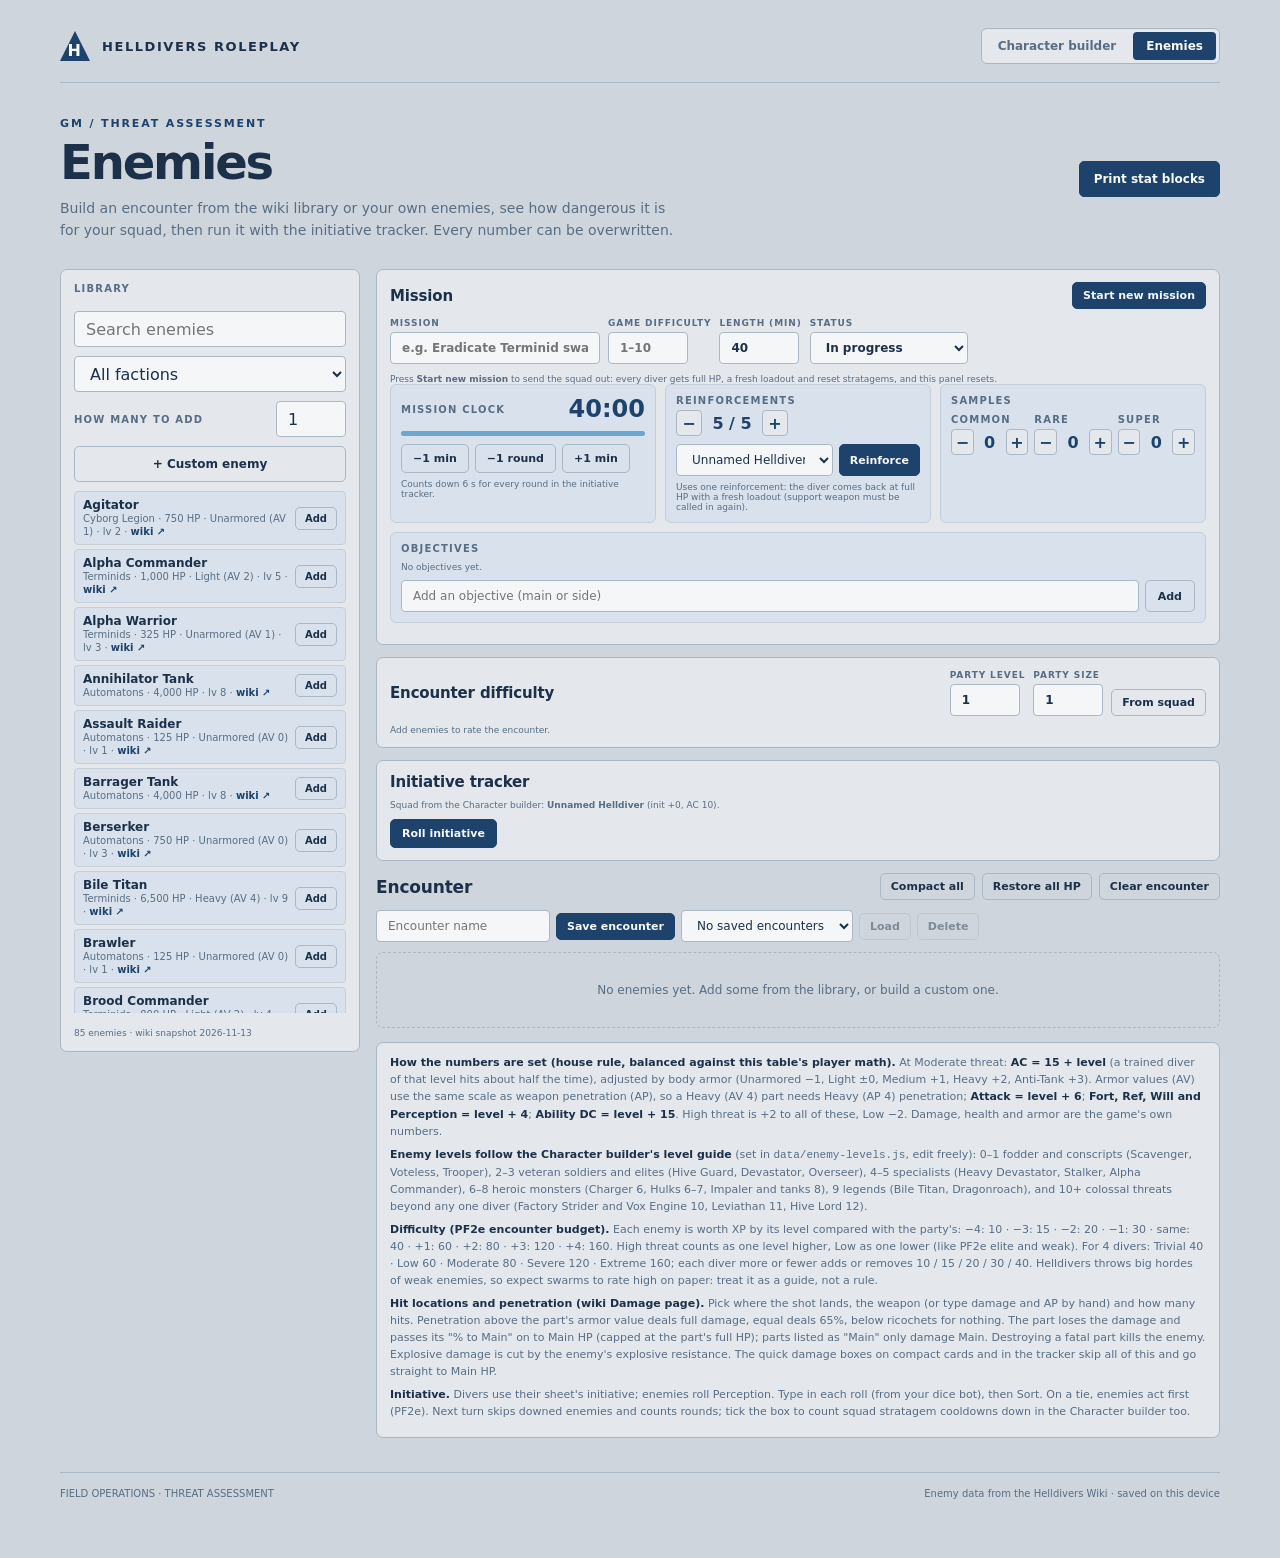
<file: enemies.html>
<!doctype html>
<html lang="en">
<head>
  <meta charset="utf-8">
  <meta name="viewport" content="width=device-width, initial-scale=1">
  <title>Field Record — Enemies</title>
  <link rel="stylesheet" href="styles.css">
  <style>
    .enemy-layout { display:grid; grid-template-columns:minmax(240px,300px) minmax(0,1fr); gap:16px; align-items:start; }
    .enemy-library { position:sticky; top:12px; display:grid; gap:9px; padding:13px; border:1px solid var(--line); border-radius:7px; background:var(--panel); }
    .enemy-library .text-input { height:36px; }
    .library-count { display:grid; grid-template-columns:auto 70px; gap:8px; align-items:center; }
    .library-count .field-label { margin:0; }
    .library-list { display:grid; gap:4px; max-height:58vh; overflow:auto; }
    .library-item { display:grid; grid-template-columns:minmax(0,1fr) auto; gap:6px; align-items:center; padding:6px 8px; border:1px solid var(--table-line); border-radius:4px; background:var(--panel-raised); font-size:11px; }
    .library-item strong { display:block; font-size:12px; }
    .library-item small { color:var(--muted); font-size:10px; }
    .library-item .button { padding:5px 9px; font-size:10px; }
    .panel { margin-bottom:12px; padding:12px 13px; border:1px solid var(--line); border-radius:7px; background:var(--panel); }
    .panel-head { display:flex; flex-wrap:wrap; justify-content:space-between; align-items:center; gap:8px; margin-bottom:9px; }
    .panel-head h2 { font-size:15px; }
    .panel-head .button { padding:6px 10px; font-size:11px; }
    .panel-row { display:flex; flex-wrap:wrap; gap:8px; align-items:end; }
    .panel-row label { display:grid; gap:4px; color:var(--muted); font-size:9px; font-weight:800; letter-spacing:.1em; text-transform:uppercase; }
    .panel-row .text-input { height:32px; font-size:12px; width:auto; }
    /* Difficulty */
    .threat-meter { position:relative; height:8px; margin:10px 0 4px; border-radius:4px; background:linear-gradient(90deg,var(--line) 0 25%,color-mix(in srgb,var(--accent) 35%,var(--line)) 25% 50%,color-mix(in srgb,var(--accent) 65%,var(--line)) 50% 75%,var(--accent) 75%); }
    .threat-marker { position:absolute; top:-4px; width:4px; height:16px; margin-left:-2px; border-radius:2px; background:var(--text); box-shadow:0 0 0 2px var(--panel); }
    .threat-scale { display:grid; grid-template-columns:repeat(5,1fr); color:var(--muted); font-size:9px; font-weight:700; letter-spacing:.06em; text-transform:uppercase; }
    .threat-scale span:not(:first-child) { text-align:center; } .threat-scale span:last-child { text-align:right; }
    .threat-result { display:flex; flex-wrap:wrap; align-items:baseline; gap:4px 10px; }
    .threat-result b { font-size:20px; color:var(--accent); }
    .threat-result small { color:var(--muted); font-size:11px; }
    .xp-list { margin:6px 0 0; color:var(--muted); font-size:10px; line-height:1.5; }
    /* Initiative tracker */
    .tracker-order { display:grid; gap:4px; }
    .tracker-row { display:grid; grid-template-columns:22px minmax(0,1fr) 62px 54px minmax(90px,.8fr); gap:8px; align-items:center; padding:6px 8px; border:1px solid var(--table-line); border-left:3px solid var(--line); border-radius:4px; background:var(--panel-raised); font-size:11px; }
    .tracker-row.enemy { border-left-color:var(--red); }
    .tracker-row.diver { border-left-color:var(--accent); }
    .tracker-row.current { outline:2px solid var(--accent); outline-offset:1px; background:color-mix(in srgb,var(--accent) 12%,var(--panel-raised)); }
    .tracker-row.down { opacity:.5; }
    .tracker-row .pos { color:var(--muted); font-weight:900; text-align:center; }
    .tracker-row strong { display:block; font-size:12px; overflow-wrap:anywhere; }
    .tracker-row small { color:var(--muted); font-size:10px; }
    .tracker-row .text-input { height:30px; font-size:12px; padding:0 7px; }
    .tracker-row .roll-input { text-align:center; font-weight:800; }
    .tracker-row .mod { color:var(--muted); font-size:10px; text-align:center; }
    .tracker-row .mod b { display:block; color:var(--text); font-size:13px; }
    .tracker-status { display:flex; flex-wrap:wrap; gap:8px; align-items:center; margin-bottom:8px; }
    .round-badge { padding:5px 10px; border-radius:4px; background:var(--accent); color:var(--accent-contrast); font-size:12px; font-weight:900; letter-spacing:.06em; }
    .tracker-actions { display:flex; flex-wrap:wrap; gap:6px; margin-top:9px; }
    .tracker-actions .button { padding:7px 11px; font-size:11px; }
    .tracker-check { display:flex; align-items:center; gap:6px; color:var(--muted); font-size:11px; }
    .mini-hp { display:flex; align-items:center; gap:6px; }
    .mini-hp .health-bar { flex:1; margin:0; min-width:40px; }
    /* Encounter */
    .enemy-tools { display:flex; flex-wrap:wrap; justify-content:space-between; align-items:center; gap:8px; margin-bottom:10px; }
    .enemy-tools .button { padding:6px 10px; font-size:11px; }
    .saved-row { display:flex; flex-wrap:wrap; gap:6px; align-items:center; margin-bottom:10px; }
    .saved-row .text-input { height:32px; width:auto; min-width:150px; font-size:12px; }
    .saved-row .button { padding:6px 10px; font-size:11px; }
    .enemy-list { display:grid; gap:12px; }
    .enemy-card { padding:13px; border:1px solid var(--line); border-left:4px solid var(--accent); border-radius:7px; background:var(--panel); }
    .enemy-card.dead { opacity:.6; border-left-color:var(--muted); }
    .enemy-card.compact { padding:8px 11px; }
    .enemy-head { display:grid; grid-template-columns:minmax(0,1fr) auto; gap:10px; align-items:start; margin-bottom:10px; }
    .enemy-card.compact .enemy-head { margin-bottom:0; }
    .enemy-head .text-input { height:34px; font-size:15px; font-weight:800; }
    .enemy-head .actions { display:flex; flex-wrap:wrap; gap:6px; justify-content:flex-end; }
    .enemy-head .actions .button { padding:6px 9px; font-size:10px; }
    .compact-line { display:grid; grid-template-columns:minmax(0,1.2fr) minmax(0,1fr) auto; gap:10px; align-items:center; }
    .compact-line strong { font-size:13px; }
    .compact-line small { color:var(--muted); font-size:10px; }
    .compact-actions { display:flex; flex-wrap:wrap; gap:6px; justify-content:flex-end; align-items:center; }
    .compact-actions .button { padding:6px 9px; font-size:10px; }
    .compact-stats { display:flex; gap:10px; color:var(--muted); font-size:10px; }
    .compact-stats b { color:var(--accent); font-size:13px; }
    .enemy-meta { display:flex; flex-wrap:wrap; gap:8px; margin-bottom:10px; }
    .enemy-meta label { display:grid; gap:4px; color:var(--muted); font-size:9px; font-weight:800; letter-spacing:.1em; text-transform:uppercase; }
    .enemy-meta .text-input { height:32px; width:auto; min-width:90px; font-size:12px; }
    .enemy-stats { display:grid; grid-template-columns:repeat(7,minmax(0,1fr)); gap:5px; margin-bottom:10px; }
    .enemy-stats label { display:grid; gap:3px; padding:6px 4px; border:1px solid var(--table-line); border-radius:4px; background:var(--panel-raised); text-align:center; }
    .enemy-stats span { color:var(--muted); font-size:8px; font-weight:800; letter-spacing:.08em; text-transform:uppercase; }
    .enemy-stats input { width:100%; padding:0; border:0; background:transparent; color:var(--accent); font-size:17px; font-weight:900; text-align:center; font-variant-numeric:tabular-nums; }
    .enemy-stats input::placeholder { color:var(--accent); opacity:1; }
    .enemy-stats input:not(:placeholder-shown) { text-decoration:underline dotted; }
    .enemy-hp { display:grid; grid-template-columns:minmax(0,1fr) auto; gap:10px; align-items:center; margin-bottom:10px; }
    .enemy-hp .health-bar { margin-top:5px; }
    .enemy-hp-actions { display:flex; gap:6px; }
    .enemy-hp-actions .text-input { width:90px; height:32px; }
    .enemy-hp-actions .button { padding:6px 9px; font-size:11px; }
    .enemy-section { margin-top:9px; }
    .enemy-section h4 { margin:0 0 5px; color:var(--muted); font-size:9px; font-weight:800; letter-spacing:.12em; text-transform:uppercase; }
    .attack-row { display:grid; grid-template-columns:minmax(0,2fr) 80px minmax(0,1fr) auto auto auto; gap:6px; margin-bottom:5px; align-items:center; }
    .attack-row .strike-button { color:var(--accent); font-size:13px; }
    .attack-row .strike-button.open { background:var(--accent); color:var(--accent-contrast); border-color:var(--accent); }
    .strike-form { margin:0 0 8px; padding:10px; border:1px solid var(--accent); border-radius:6px; background:var(--panel-raised); }
    .strike-crit { align-content:end; }
    .strike-crit input { width:auto; margin-right:4px; }
    .mission-row { margin-bottom:10px; }
    .mission-grid { display:grid; grid-template-columns:repeat(3,minmax(0,1fr)); gap:9px; margin-bottom:9px; }
    .mission-box { padding:10px; border:1px solid var(--table-line); border-radius:6px; background:var(--panel-raised); }
    .mission-box + .mission-box { margin-top:0; }
    .objectives, .mission-panel-log { margin-bottom:9px; }
    .clock-head { display:flex; justify-content:space-between; align-items:center; }
    .clock-head .field-label { margin:0; }
    .clock-head b { font-size:24px; color:var(--accent); font-variant-numeric:tabular-nums; }
    .clock-head b.clock-low { color:var(--red); }
    .counter .field-label { margin-bottom:4px; }
    .counter-row { display:flex; align-items:center; gap:8px; }
    .counter-row b { min-width:44px; text-align:center; font-size:16px; color:var(--accent); font-variant-numeric:tabular-nums; }
    .counter-row button { width:26px; height:26px; padding:0; border:1px solid var(--line); border-radius:4px; background:var(--panel); color:var(--accent); cursor:pointer; font-weight:800; }
    .sample-row { display:grid; grid-template-columns:repeat(3,minmax(0,1fr)); gap:6px; }
    .sample-row .counter-row { gap:4px; } .sample-row .counter-row b { min-width:24px; }
    .reinforce-row { display:flex; gap:6px; margin-top:8px; }
    .reinforce-row .text-input { height:32px; font-size:12px; }
    .reinforce-row .button { padding:6px 10px; font-size:11px; }
    .objective { display:grid; grid-template-columns:auto minmax(0,1fr) auto; gap:8px; align-items:center; padding:5px 0; border-bottom:1px solid var(--table-line); font-size:12px; }
    .objective.done span { color:var(--muted); text-decoration:line-through; }
    .objective button { width:22px; height:22px; padding:0; border:1px solid var(--line); border-radius:4px; background:var(--panel); color:var(--muted); cursor:pointer; }
    .objective-add { display:flex; gap:6px; margin-top:8px; }
    .objective-add .text-input { height:32px; font-size:12px; }
    .objective-add .button { padding:6px 12px; font-size:11px; }
    .gm-log { margin:4px 0 0; padding-left:16px; color:var(--muted); font-size:10.5px; line-height:1.5; }
    #missionBody > .mission-box { margin-bottom:9px; }
    .attack-row .text-input { height:30px; font-size:12px; }
    .attack-row .roll { color:var(--accent); font-weight:900; font-size:13px; min-width:34px; text-align:right; }
    .attack-row button { width:24px; height:24px; padding:0; border:1px solid var(--line); border-radius:4px; background:var(--panel-raised); color:var(--muted); cursor:pointer; }
    .wiki-link { color:var(--accent); font-style:normal; font-weight:700; text-decoration:none; white-space:nowrap; }
    .wiki-link:hover { text-decoration:underline; }
    .hit-form { margin:0 0 10px; padding:10px; border:1px solid var(--line); border-radius:6px; background:var(--panel-raised); }
    .hit-grid { display:grid; grid-template-columns:repeat(4,minmax(0,1fr)); gap:8px; }
    .hit-grid label { display:grid; gap:4px; min-width:0; color:var(--muted); font-size:9px; font-weight:800; letter-spacing:.1em; text-transform:uppercase; }
    .hit-grid .text-input { height:32px; font-size:12px; min-width:0; }
    .hit-grid .hit-wide { grid-column:span 2; }
    .hit-preview { margin:8px 0 0; font-size:11px; color:var(--text); }
    .hit-bad { color:var(--red); font-weight:700; }
    .hit-actions { display:flex; flex-wrap:wrap; gap:6px; margin-top:8px; }
    .hit-actions .button { padding:7px 11px; font-size:11px; }
    .hit-form .last-hit { margin-top:8px; }
    .anatomy-table tr.destroyed td { color:var(--muted); text-decoration:line-through; }
    .to-hit { margin:4px 0 6px; color:var(--muted); font-size:10px; line-height:1.5; }
    .to-hit b { color:var(--text); }
    .enemy-card textarea { min-height:52px; font-size:12px; }
    .enemy-empty { padding:30px; border:1px dashed var(--line); border-radius:7px; color:var(--muted); text-align:center; font-size:12px; }
    .rule-box { margin-top:14px; padding:11px 13px; border:1px solid var(--line); border-radius:7px; background:var(--panel); color:var(--muted); font-size:11px; line-height:1.55; }
    .rule-box strong { color:var(--text); }
    .rule-box p { margin:0 0 6px; }
    @media(max-width:850px) { .enemy-layout { grid-template-columns:1fr; } .enemy-library { position:static; } .library-list { max-height:40vh; } .enemy-stats { grid-template-columns:repeat(4,minmax(0,1fr)); } }
    @media(max-width:560px) {
      .attack-row { grid-template-columns:minmax(0,1fr) 70px auto auto auto; }
      .mission-grid { grid-template-columns:1fr; } .attack-row .type { display:none; } .enemy-hp { grid-template-columns:1fr; }
      .tracker-row { grid-template-columns:20px minmax(0,1fr) 56px 46px; } .tracker-row .tracker-extra { grid-column:2/-1; }
      .compact-line { grid-template-columns:minmax(0,1fr) auto; } .compact-line .mini-hp { grid-column:1/-1; order:3; }
      .enemy-head { grid-template-columns:1fr; } .enemy-head .actions { justify-content:flex-start; }
      .text-input { font-size:16px !important; }
      .hit-grid { grid-template-columns:1fr 1fr; }
    }
    @media print { .enemy-hp-actions,.enemy-head .actions,.attack-row button,.add-attack,#trackerPanel,#missionPanel,.strike-form,.strike-button,.hit-form,.saved-row,.enemy-tools .stratagem-time,.panel-row { display:none!important; } .enemy-layout { grid-template-columns:1fr; } .enemy-card { break-inside:avoid; } }
  </style>
</head>
<body>
  <main class="shell">
    <header class="topbar">
      <div class="brand"><span class="brand-mark">H</span><span>HELLDIVERS ROLEPLAY</span></div>
      <nav class="page-tabs" aria-label="Pages"><a href="index.html">Character builder</a><a href="enemies.html" aria-current="page">Enemies</a></nav>
    </header>
    <section class="hero">
      <div>
        <p class="eyebrow">GM / Threat assessment</p>
        <h1>Enemies</h1>
        <p class="subtitle">Build an encounter from the wiki library or your own enemies, see how dangerous it is for your squad, then run it with the initiative tracker. Every number can be overwritten.</p>
      </div>
      <div class="hero-side"><div class="toolbar"><button class="button primary" id="printEnemies">Print stat blocks</button></div></div>
    </section>
    <div class="enemy-layout">
      <aside class="enemy-library" aria-label="Enemy library">
        <span class="field-label">Library</span>
        <input class="text-input" id="librarySearch" type="search" placeholder="Search enemies" aria-label="Search enemies" autocomplete="off">
        <select class="text-input" id="libraryFaction" aria-label="Faction"><option value="">All factions</option></select>
        <div class="library-count"><label class="field-label" for="addCount">How many to add</label><input class="text-input" id="addCount" type="number" min="1" max="30" value="1"></div>
        <button type="button" class="button" id="addCustom">+ Custom enemy</button>
        <div class="library-list" id="libraryList"></div>
        <p class="attack-note" id="librarySource"></p>
      </aside>
      <div>
        <section class="panel" id="missionPanel" aria-labelledby="missionTitle">
          <div class="panel-head"><h2 id="missionTitle">Mission</h2><span class="stratagem-time"><button type="button" class="button primary" id="startMission" title="Reset this panel and send every diver out at full HP with a fresh loadout">Start new mission</button></span></div>
          <div id="missionBody"></div>
        </section>
        <section class="panel" id="difficultyPanel" aria-labelledby="difficultyTitle">
          <div class="panel-head"><h2 id="difficultyTitle">Encounter difficulty</h2>
            <div class="panel-row">
              <label>Party level<input class="text-input" type="number" id="partyLevel" min="1" max="20" style="width:70px"></label>
              <label>Party size<input class="text-input" type="number" id="partySize" min="1" max="12" style="width:70px"></label>
              <button type="button" class="button" id="partyFromSquad" title="Use the characters saved in the Character builder">From squad</button>
            </div>
          </div>
          <div id="difficultyBody"></div>
        </section>
        <section class="panel" id="trackerPanel" aria-labelledby="trackerTitle">
          <div class="panel-head"><h2 id="trackerTitle">Initiative tracker</h2><span class="stratagem-time" id="trackerTopActions"></span></div>
          <div id="trackerBody"></div>
        </section>
        <section aria-labelledby="encounterTitle">
          <div class="enemy-tools">
            <h2 id="encounterTitle">Encounter <span class="section-meta" id="enemyCount"></span></h2>
            <span class="stratagem-time"><button type="button" class="button" id="toggleCompact">Compact all</button><button type="button" class="button" id="healAll">Restore all HP</button><button type="button" class="button" id="clearEnemies">Clear encounter</button></span>
          </div>
          <div class="saved-row">
            <input class="text-input" id="encounterName" maxlength="50" placeholder="Encounter name" aria-label="Encounter name" autocomplete="off">
            <button type="button" class="button primary" id="saveEncounter">Save encounter</button>
            <select class="text-input" id="savedEncounters" aria-label="Saved encounters"></select>
            <button type="button" class="button" id="loadEncounter">Load</button>
            <button type="button" class="button" id="deleteEncounter">Delete</button>
          </div>
          <div class="enemy-list" id="enemyList"></div>
          <div class="rule-box">
            <p><strong>How the numbers are set (house rule, balanced against this table's player math).</strong>
            At Moderate threat: <strong>AC = 15 + level</strong> (a trained diver of that level hits about half the time), adjusted by body armor (Unarmored −1, Light ±0, Medium +1, Heavy +2, Anti-Tank +3). Armor values (AV) use the same scale as weapon penetration (AP), so a Heavy (AV 4) part needs Heavy (AP 4) penetration;
            <strong>Attack = level + 6</strong>; <strong>Fort, Ref, Will and Perception = level + 4</strong>; <strong>Ability DC = level + 15</strong>.
            High threat is +2 to all of these, Low −2. Damage, health and armor are the game's own numbers.</p>
            <p><strong>Enemy levels follow the Character builder's level guide</strong> (set in <code>data/enemy-levels.js</code>, edit freely): 0–1 fodder and conscripts (Scavenger, Voteless, Trooper), 2–3 veteran soldiers and elites (Hive Guard, Devastator, Overseer), 4–5 specialists (Heavy Devastator, Stalker, Alpha Commander), 6–8 heroic monsters (Charger 6, Hulks 6–7, Impaler and tanks 8), 9 legends (Bile Titan, Dragonroach), and 10+ colossal threats beyond any one diver (Factory Strider and Vox Engine 10, Leviathan 11, Hive Lord 12).</p>
            <p><strong>Difficulty (PF2e encounter budget).</strong> Each enemy is worth XP by its level compared with the party's: −4: 10 · −3: 15 · −2: 20 · −1: 30 · same: 40 · +1: 60 · +2: 80 · +3: 120 · +4: 160. High threat counts as one level higher, Low as one lower (like PF2e elite and weak). For 4 divers: Trivial 40 · Low 60 · Moderate 80 · Severe 120 · Extreme 160; each diver more or fewer adds or removes 10 / 15 / 20 / 30 / 40.
            Helldivers throws big hordes of weak enemies, so expect swarms to rate high on paper: treat it as a guide, not a rule.</p>
            <p><strong>Hit locations and penetration (wiki Damage page).</strong> Pick where the shot lands, the weapon (or type damage and AP by hand) and how many hits. Penetration above the part's armor value deals full damage, equal deals 65%, below ricochets for nothing. The part loses the damage and passes its "% to Main" on to Main HP (capped at the part's full HP); parts listed as "Main" only damage Main. Destroying a fatal part kills the enemy. Explosive damage is cut by the enemy's explosive resistance. The quick damage boxes on compact cards and in the tracker skip all of this and go straight to Main HP.</p>
            <p><strong>Initiative.</strong> Divers use their sheet's initiative; enemies roll Perception. Type in each roll (from your dice bot), then Sort. On a tie, enemies act first (PF2e). Next turn skips downed enemies and counts rounds; tick the box to count squad stratagem cooldowns down in the Character builder too.</p>
          </div>
        </section>
      </div>
    </div>
    <footer><span>FIELD OPERATIONS · THREAT ASSESSMENT</span><span>Enemy data from the Helldivers Wiki · saved on this device</span></footer>
  </main>
  <div class="toast" id="toast" role="status" aria-live="polite"></div>
  <script src="data/enemy-stats.js"></script>
  <script src="data/enemy-levels.js"></script>
  <script src="data/item-stats.js"></script>
  <script src="data/item-overrides.js"></script>
  <script>
    const library = window.FIELD_RECORD_ENEMY_STATS || {enemies:{}};
    const ENEMY_LEVELS = window.FIELD_RECORD_ENEMY_LEVELS || {};
    const storageKey = "helldivers-field-record-v1";
    const enemiesKey = storageKey+"-enemies";
    const trackerKey = storageKey+"-tracker";
    const partyKey = storageKey+"-party";
    const savedKey = storageKey+"-encounters";
    const squadSummaryKey = storageKey+"-squad-summary";
    const pendingRoundsKey = storageKey+"-pending-rounds";
    const esc = value => String(value??"").replace(/[&<>"']/g, c => ({"&":"&amp;","<":"&lt;",">":"&gt;",'"':"&quot;","'":"&#39;"}[c]));
    const wikiUrl = title => "https://helldivers.wiki.gg/wiki/"+encodeURIComponent(String(title||"").replace(/ /g,"_"));
    const formatModifier = value => value<0 ? `−${Math.abs(value)}` : `+${value}`;
    const readJson = key => { try { return JSON.parse(localStorage.getItem(key)); } catch { return null; } };
    const writeJson = (key,value) => { try { localStorage.setItem(key,JSON.stringify(value)); return true; } catch { showToast("Browser storage unavailable"); return false; } };
    let toastTimer;
    function showToast(message) { const node=document.getElementById("toast"); node.textContent=message; node.classList.add("show"); clearTimeout(toastTimer); toastTimer=setTimeout(()=>node.classList.remove("show"),2400); }

    // Match the theme of the character open in the builder.
    try {
      const roster=readJson(storageKey+"-roster");
      const theme=roster?.characters?.[roster.activeId]?.theme;
      if(["loyalist","dissident","merc"].includes(theme))document.documentElement.dataset.theme=theme;
    } catch { /* Default theme. */ }

    // House rule: PF2e-style numbers from level and threat, balanced against this sheet's player math.
    const THREAT = {low:-2, moderate:0, high:2};
    // Body armor uses the game's armor value (AV), on the same scale as weapon penetration (AP).
    const ARMOR_OPTIONS = ["Unarmored (AV 0)","Unarmored (AV 1)","Light (AV 2)","Medium (AV 3)","Heavy (AV 4)","Anti-Tank 1 (AV 5)","Anti-Tank 2 (AV 6)","Anti-Tank 3 (AV 7)"];
    const ARMOR_AC = {"Unarmored":-1, "Light":0, "Medium":1, "Heavy":2};
    const armorAc = armor => { const name=String(armor||"").replace(/\s*\(AV.*$/,""); return name in ARMOR_AC ? ARMOR_AC[name] : /anti-tank/i.test(name) ? 3 : 0; };
    const STATS = [
      ["ac","AC",(e)=>15+e.level+THREAT[e.threat]+armorAc(e.armor)],
      ["attack","Attack",(e)=>e.level+6+THREAT[e.threat]],
      ["fort","Fort",(e)=>e.level+4+THREAT[e.threat]],
      ["ref","Ref",(e)=>e.level+4+THREAT[e.threat]],
      ["will","Will",(e)=>e.level+4+THREAT[e.threat]],
      ["perception","Perc",(e)=>e.level+4+THREAT[e.threat]],
      ["dc","Ability DC",(e)=>e.level+15+THREAT[e.threat]]
    ];
    const statValue = (enemy,key) => {
      const override=enemy.overrides?.[key];
      return Number.isFinite(override)?override:STATS.find(([k])=>k===key)[2](enemy);
    };

    // ---- Squad (from the Character builder) ---------------------------------------------------
    const squad = () => (readJson(squadSummaryKey)?.characters||[]).filter(c=>c&&typeof c.name==="string");

    // ---- Encounter state ----------------------------------------------------------------------
    const newId = () => "enemy-"+Date.now().toString(36)+"-"+Math.random().toString(36).slice(2,7);
    function normalizeEnemy(source) {
      if(!source||typeof source!=="object")return null;
      const number=(value,fallback,min=0,max=1e6)=>{const n=Math.round(Number(value));return Number.isFinite(n)?Math.max(min,Math.min(max,n)):fallback;};
      const maxHp=number(source.maxHp,null,1);
      const overrides={};
      Object.entries(source.overrides||{}).forEach(([key,value])=>{if(STATS.some(([k])=>k===key)&&Number.isFinite(Number(value)))overrides[key]=Math.round(Number(value));});
      return {
        id:typeof source.id==="string"?source.id:newId(), base:typeof source.base==="string"?source.base:null,
        name:String(source.name||"Unnamed enemy").slice(0,60), faction:String(source.faction||"").slice(0,40),
        threat:source.threat in THREAT?source.threat:"moderate",
        armor:typeof source.armor==="string"?source.armor:"", maxHp, hp:maxHp===null?null:number(source.hp,maxHp,0,maxHp),
        overrides,
        attacks:(Array.isArray(source.attacks)?source.attacks:[]).map(a=>({name:String(a?.name||"").slice(0,60),damage:a?.damage===""||a?.damage==null?"":number(a.damage,""),type:String(a?.type||"").slice(0,30)})),
        notes:String(source.notes||"").slice(0,2000),
        conditions:String(source.conditions||"").slice(0,120),
        compact:Boolean(source.compact),
        // Current HP of each tracked body part: {partIndex: [hp of each copy]}.
        parts:Object.fromEntries(Object.entries(source.parts&&typeof source.parts==="object"?source.parts:{}).filter(([,list])=>Array.isArray(list)).map(([key,list])=>[key,list.map(hp=>Math.max(0,Math.round(Number(hp))||0))])),
        hitPrefs:source.hitPrefs&&typeof source.hitPrefs==="object"?{loc:String(source.hitPrefs.loc??"main"),copy:number(source.hitPrefs.copy,1,1,50),ap:number(source.hitPrefs.ap,2,0,10),type:source.hitPrefs.type==="explosive"?"explosive":"standard",weapon:String(source.hitPrefs.weapon||""),damage:source.hitPrefs.damage===""||source.hitPrefs.damage==null?"":number(source.hitPrefs.damage,""),hits:number(source.hitPrefs.hits,1,1,60)}:{loc:"main",copy:1,ap:2,type:"standard",weapon:"",damage:"",hits:1},
        lastHit:String(source.lastHit||"").slice(0,600),
        // Enemies saved before the level guide pass move to their new level unless the GM had changed it.
        level:source.levelV2||!source.base||!library.enemies[source.base]?number(source.level,1,0,20):(number(source.level,1,0,20)===oldDefaultLevel(source.base)?defaultLevel(source.base):number(source.level,1,0,20)),
        levelV2:true
      };
    }
    function oldDefaultLevel(title) { return Math.max(1,Math.min(15,(library.enemies[title]?.minDifficulty||2)-1)); }
    function defaultLevel(title) { const set=ENEMY_LEVELS[title]; return Number.isFinite(set)?set:oldDefaultLevel(title); }

    // ---- Hit locations and armor penetration (wiki "Damage" page) -----------------------------
    // AP above the part's AV: full damage. AP equal: 65%. AP below: ricochet, no damage.
    // A hit on a part damages that part and passes its "% to Main" on to Main HP (capped at the part's
    // full HP). Parts listed with "Main" health only pass damage to Main. Destroying a fatal part kills.
    // Explosive damage is reduced by the enemy's explosive resistance.
    const PEN_NAMES = {0:"Unarmored",1:"Unarmored",2:"Light",3:"Medium",4:"Heavy"};
    const penName = n => n>=5?`Anti-Tank ${n-4}`:PEN_NAMES[n]||"";
    const avOf = text => { const m=String(text||"").match(/AV\s*(\d+)/i); return m?Number(m[1]):null; };
    const percentOf = text => { const m=String(text||"").match(/(\d+(?:\.\d+)?)\s*%/); return m?Number(m[1])/100:1; };
    function partList(enemy) {
      const data=enemy.base?library.enemies[enemy.base]:null;
      return (data?.parts||[]).map((part,index)=>{
        const count=Number(String(part.name).match(/\((\d+)\)\s*$/)?.[1])||1;
        const maxHp=typeof part.health==="number"?part.health:Number.isFinite(Number(part.health))&&String(part.health).trim()!==""?Number(part.health):null;
        return {index,name:String(part.name).replace(/\s*\(\d+\)\s*$/,""),count,maxHp,av:avOf(part.armor)??0,armor:part.armor||"",toMain:String(part.toMain||"").trim()==="-"?1:percentOf(part.toMain),fatal:String(part.fatal||""),isFatal:/^yes/i.test(String(part.fatal||"")),downs:/downs/i.test(String(part.fatal||""))};
      });
    }
    function partHp(enemy,part,copy) {
      if(part.maxHp===null)return null;
      const list=enemy.parts[part.index]||(enemy.parts[part.index]=Array(part.count).fill(part.maxHp));
      while(list.length<part.count)list.push(part.maxHp);
      return list[copy-1]??part.maxHp;
    }
    const penFactor = (ap,av) => ap>av?1:ap===av?.65:0;
    function explosiveResist(enemy) { const data=enemy.base?library.enemies[enemy.base]:null; return data?.explosiveResist?percentOf(data.explosiveResist):0; }
    function applyHit(enemy,{loc,copy,damage,ap,explosive,hits}) {
      if(!enemy.maxHp)return "Set a Max HP first.";
      const parts=partList(enemy); const part=loc==="main"?null:parts[Number(loc)];
      const av=part?part.av:(avOf(enemy.armor)??0);
      const factor=penFactor(ap,av);
      const exr=explosive?explosiveResist(enemy):0;
      const where=part?`${part.name}${part.count>1?" #"+copy:""}`:"Body";
      const armorText=`${penName(av)} AV ${av}`;
      if(factor===0)return `${where} (${armorText}) vs AP ${ap}: ricochet, no damage.`;
      const perHit=Math.round(damage*factor*(1-exr));
      let toMain=0, partDone=0, destroyed=false, hitsLanded=0;
      for(let i=0;i<hits&&enemy.hp>0;i++){
        hitsLanded++;
        if(!part){ toMain+=perHit; enemy.hp=Math.max(0,enemy.hp-perHit); continue; }
        if(part.maxHp!==null){
          const before=partHp(enemy,part,copy);
          const after=Math.max(0,before-perHit);
          enemy.parts[part.index][copy-1]=after; partDone+=before-after;
          const main=Math.round(Math.min(perHit,part.maxHp)*part.toMain);
          toMain+=main; enemy.hp=Math.max(0,enemy.hp-main);
          if(before>0&&after===0){destroyed=true; if(part.isFatal){enemy.hp=0;}}
        } else {
          const main=Math.round(perHit*part.toMain); toMain+=main; enemy.hp=Math.max(0,enemy.hp-main);
        }
      }
      const bits=[`${where} (${armorText}) vs AP ${ap}: ${factor===1?"full damage":"65% (AP equals AV)"}${exr?`, −${Math.round(exr*100)}% explosive resistance`:""}`,
        `${hitsLanded>1?hitsLanded+" hits × ":""}${perHit} damage`];
      if(part&&part.maxHp!==null)bits.push(`part ${partHp(enemy,part,copy)}/${part.maxHp}`);
      bits.push(`${toMain} to Main${part?` (${Math.round(part.toMain*100)}%)`:""} → ${enemy.hp.toLocaleString()}/${enemy.maxHp.toLocaleString()}`);
      if(destroyed)bits.push(`${part.name} destroyed${part.isFatal?" · fatal: enemy killed":part.downs?" · enemy is downed / slowed":""}`);
      else if(enemy.hp===0)bits.push("enemy down");
      return bits.join(" · ");
    }

    // ---- Weapon presets (from the item data) ---------------------------------------------------
    const itemData = window.FIELD_RECORD_ITEM_STATS || {items:{}};
    const itemOverrides = window.FIELD_RECORD_ITEM_OVERRIDES || {};
    const itemStats = name => ({...(itemData.items[name]?.stats||{}),...(itemOverrides[name]?.stats||{})});
    // Splits "325 Projectile Ballistic (APHET) / 150 Explosion" + "Heavy (AP 4) (APHET) / Medium (AP 3) (Flak)" into attacks.
    function weaponAttacks(name) {
      const stats=itemStats(name); if(!stats.Damage||!stats.Penetration)return [];
      const pens=String(stats.Penetration).split(/\s+\/\s+/).map(text=>({ap:Number(text.match(/AP\s*(\d+)/i)?.[1]),label:(text.match(/\(([^()]*)\)\s*$/)?.[1]||"").toLowerCase(),text})).filter(p=>Number.isFinite(p.ap));
      if(!pens.length)return [];
      return String(stats.Damage).split(/\s+\/\s+/).map(text=>{
        const damage=Number(text.replace(/,/g,"").match(/\d+/)?.[0]); if(!damage)return null;
        const explosive=/explosi/i.test(text); const lower=text.toLowerCase();
        const pen=pens.length===1?pens[0]:pens.find(p=>p.label&&!/^ap/.test(p.label)&&lower.includes(p.label))||(explosive?pens.find(p=>/explosi/.test(p.label)):pens.find(p=>/projectile|impact|direct/.test(p.label)))||pens[0];
        return {label:text.trim(),damage,ap:pen.ap,explosive};
      }).filter(Boolean);
    }
    const WEAPON_KINDS = [["primary","Primaries"],["secondary","Secondaries"],["throwable","Throwables"],["stratagems","Stratagems"]];
    function weaponOptions(selected) {
      const option=(value,label)=>`<option value="${esc(value)}"${value===selected?" selected":""}>${esc(label)}</option>`;
      const attackOptions=name=>weaponAttacks(name).map((a,i)=>option(`${name}::${i}`,`${name} · ${a.label} · AP ${a.ap}`)).join("");
      const squadGroups=squad().filter(m=>m.weapons?.length).map(m=>`<optgroup label="${esc(m.name)}'s kit">${m.weapons.map(attackOptions).join("")}</optgroup>`).join("");
      const all=WEAPON_KINDS.map(([kind,label])=>{const names=Object.keys(itemData.items).filter(n=>itemData.items[n].kind===kind&&weaponAttacks(n).length).sort((a,b)=>a.localeCompare(b));return names.length?`<optgroup label="All ${label.toLowerCase()}">${names.map(attackOptions).join("")}</optgroup>`:"";}).join("");
      return option("","Enter damage by hand")+squadGroups+all;
    }
    function weaponPreset(value) { const [name,index]=String(value||"").split("::"); return name?weaponAttacks(name)[Number(index)]||null:null; }
    let encounter = (readJson(enemiesKey)?.enemies||[]).map(normalizeEnemy).filter(Boolean);
    function persist() { writeJson(enemiesKey,{enemies:encounter}); }
    // Numbers repeated enemies: "Scavenger", "Scavenger 2", "Scavenger 3"…
    function uniqueName(name) {
      const base=name.replace(/\s+\d+$/,"");
      const taken=new Set(encounter.map(e=>e.name));
      if(!taken.has(base))return base;
      let n=2; while(taken.has(`${base} ${n}`))n++;
      return `${base} ${n}`;
    }
    function enemyFromLibrary(title) {
      const data=library.enemies[title];
      const level=defaultLevel(title);
      return normalizeEnemy({base:title,name:uniqueName(title),faction:data.faction,level,levelV2:true,threat:"moderate",armor:data.armor||"",maxHp:data.health||null,hp:data.health||null,attacks:(data.attacks||[]).map(a=>({name:a.name,damage:a.damage??"",type:a.type}))});
    }
    const addCount = () => Math.max(1,Math.min(30,Math.round(Number(document.getElementById("addCount").value))||1));

    // ---- Difficulty (PF2e XP budget) ----------------------------------------------------------
    const XP_BY_DIFF = {"-4":10,"-3":15,"-2":20,"-1":30,"0":40,"1":60,"2":80,"3":120,"4":160};
    const THREAT_LEVELS = [["Trivial",40,10],["Low",60,15],["Moderate",80,20],["Severe",120,30],["Extreme",160,40]];
    let party = readJson(partyKey) || null;
    function squadParty() {
      const members=squad();
      if(!members.length)return {level:1,size:4};
      return {level:Math.max(1,Math.round(members.reduce((s,c)=>s+(Number(c.level)||1),0)/members.length)),size:members.length};
    }
    if(!party||!Number.isFinite(party.level)||!Number.isFinite(party.size))party=squadParty();
    function enemyXp(enemy) {
      const effective=enemy.level+(enemy.threat==="high"?1:enemy.threat==="low"?-1:0);
      const diff=effective-party.level;
      if(diff<-4)return {xp:0,diff,note:"too weak to count"};
      if(diff>4)return {xp:160,diff,note:"far above the party: dangerous even alone"};
      return {xp:XP_BY_DIFF[String(diff)],diff};
    }
    function renderDifficulty() {
      document.getElementById("partyLevel").value=party.level;
      document.getElementById("partySize").value=party.size;
      const body=document.getElementById("difficultyBody");
      const living=encounter.filter(e=>!(e.maxHp&&e.hp===0));
      if(!living.length){body.innerHTML='<p class="attack-note">Add enemies to rate the encounter.</p>';return;}
      const budgets=THREAT_LEVELS.map(([name,base,step])=>[name,Math.max(step,base+(party.size-4)*step)]);
      const groups={};
      living.forEach(enemy=>{const {xp,diff,note}=enemyXp(enemy);const key=(enemy.base||enemy.name.replace(/\s+\d+$/,""))+"|"+enemy.level+"|"+enemy.threat;(groups[key]||(groups[key]={name:enemy.base||enemy.name.replace(/\s+\d+$/,""),level:enemy.level,threat:enemy.threat,xp,diff,note,count:0})).count++;});
      const total=Object.values(groups).reduce((sum,g)=>sum+g.xp*g.count,0);
      let rating="Trivial";
      budgets.forEach(([name,budget],index)=>{ if(index>0&&total>=budget)rating=name; });
      if(total>budgets[4][1]*1.25)rating="Beyond extreme";
      const extreme=budgets[4][1];
      const pos=Math.min(100,total/(extreme*1.25)*100);
      const ticks=budgets.map(([name,budget])=>`<span>${name} ${budget}</span>`).join("");
      body.innerHTML=`<div class="threat-result"><b>${rating}</b><small>${total} XP · budget for ${party.size} diver${party.size===1?"":"s"} at level ${party.level}: ${budgets.map(([n,b])=>n+" "+b).join(" · ")}</small></div>
        <div class="threat-meter" role="img" aria-label="${rating} threat, ${total} XP"><span class="threat-marker" style="left:${pos}%"></span></div><div class="threat-scale">${ticks}</div>
        <p class="xp-list">${Object.values(groups).map(g=>`${g.count>1?g.count+"× ":""}${esc(g.name)} (level ${g.level}${g.threat!=="moderate"?", "+g.threat:""}, ${g.diff>=0?"+":""}${g.diff} vs party): ${g.xp}${g.count>1?` each = ${g.xp*g.count}`:""} XP${g.note?` · ${g.note}`:""}`).join("<br>")}</p>`;
    }

    // ---- Initiative tracker -------------------------------------------------------------------
    // order entries: {key, kind:"diver"|"enemy", ref (character or enemy id), roll (number|null), note}
    let tracker = readJson(trackerKey) || {active:false,round:1,turn:0,order:[],countdown:false};
    function persistTracker() { writeJson(trackerKey,tracker); }
    const enemyById = id => encounter.find(e=>e.id===id);
    const isDown = entry => entry.kind==="enemy"&&(()=>{const e=enemyById(entry.ref);return e&&e.maxHp&&e.hp===0;})();
    function entryInfo(entry) {
      if(entry.kind==="enemy"){
        const enemy=enemyById(entry.ref); if(!enemy)return null;
        return {name:enemy.name,mod:statValue(enemy,"perception"),modName:"Perception",enemy};
      }
      const member=squad().find(c=>c.id===entry.ref); if(!member)return {name:entry.name||"Diver",mod:entry.mod??0,modName:"Initiative",member:null};
      entry.name=member.name; entry.mod=member.initiative;
      return {name:member.name,mod:member.initiative,modName:member.initiativeName||"Perception",member};
    }
    // Keep the order in step with the encounter: drop removed enemies, add new ones (unrolled) at the end.
    function syncTracker() {
      if(!tracker.active)return;
      const current=tracker.order[tracker.turn];
      tracker.order=tracker.order.filter(entry=>entry.kind==="diver"||enemyById(entry.ref));
      encounter.forEach(enemy=>{ if(!tracker.order.some(entry=>entry.kind==="enemy"&&entry.ref===enemy.id))tracker.order.push({key:"e-"+enemy.id,kind:"enemy",ref:enemy.id,roll:null,note:""}); });
      const index=current?tracker.order.indexOf(current):-1;
      tracker.turn=index>=0?index:Math.min(tracker.turn,Math.max(0,tracker.order.length-1));
    }
    function startTracker() {
      tracker={active:true,round:1,turn:0,countdown:tracker.countdown,order:[
        ...squad().map(member=>({key:"d-"+member.id,kind:"diver",ref:member.id,name:member.name,mod:member.initiative,roll:null,note:""})),
        ...encounter.filter(e=>!(e.maxHp&&e.hp===0)).map(enemy=>({key:"e-"+enemy.id,kind:"enemy",ref:enemy.id,roll:null,note:""}))
      ]};
      persistTracker(); renderTracker();
      showToast(squad().length?"Type in everyone's initiative rolls, then Sort":"No squad found: open the Character builder once, or add divers by hand");
    }
    function sortTracker() {
      const current=tracker.order[tracker.turn];
      // Highest roll first; on a tie enemies go before divers (PF2e); unrolled entries last.
      tracker.order.sort((a,b)=>{
        if(a.roll==null&&b.roll==null)return 0; if(a.roll==null)return 1; if(b.roll==null)return -1;
        if(b.roll!==a.roll)return b.roll-a.roll;
        if(a.kind!==b.kind)return a.kind==="enemy"?-1:1;
        return (entryInfo(b)?.mod||0)-(entryInfo(a)?.mod||0);
      });
      tracker.turn=tracker.round===1&&!tracker.started?0:Math.max(0,tracker.order.indexOf(current));
      persistTracker(); renderTracker();
    }
    function advanceTurn(step) {
      const count=tracker.order.length; if(!count)return;
      tracker.started=true;
      let index=tracker.turn, guard=0, wrapped=0;
      do {
        index+=step;
        if(index>=count){index=0;wrapped++;}
        if(index<0){index=count-1;wrapped--;}
        guard++;
      } while(isDown(tracker.order[index])&&guard<count);
      tracker.turn=index;
      if(wrapped>0){
        tracker.round+=wrapped;
        if(tracker.countdown){
          const pending=(Number(localStorage.getItem(pendingRoundsKey))||0)+wrapped;
          try { localStorage.setItem(pendingRoundsKey,String(pending)); } catch { /* ignore */ }
        }
        passMissionTime(6*wrapped); renderMission();
        showToast(`Round ${tracker.round}`+(tracker.countdown?" · squad cooldowns count down":"")+(mission.started?` · mission clock ${clock(mission.timeLeft)}`:""));
      } else if(wrapped<0) tracker.round=Math.max(1,tracker.round+wrapped);
      persistTracker(); renderTracker();
    }
    function addDiverByHand() {
      const name=window.prompt("Name of the diver or ally to add"); if(!name||!name.trim())return;
      const mod=Math.round(Number(window.prompt("Their initiative modifier","0")))||0;
      tracker.order.push({key:"x-"+newId(),kind:"diver",ref:"manual-"+newId(),name:name.trim().slice(0,40),mod,roll:null,note:""});
      persistTracker(); renderTracker();
    }
    function renderTracker() {
      const body=document.getElementById("trackerBody"), top=document.getElementById("trackerTopActions");
      if(!tracker.active){
        const members=squad();
        top.innerHTML="";
        body.innerHTML=`<p class="attack-note">${members.length?`Squad from the Character builder: ${members.map(m=>`<b>${esc(m.name)}</b> (init ${formatModifier(m.initiative)}, AC ${m.ac})`).join(", ")}.`:"No squad saved yet: open the Character builder once and your characters appear here. You can also add divers by hand."}</p><div class="tracker-actions"><button type="button" class="button primary" id="startTracker"${encounter.length||members.length?"":" disabled"}>Roll initiative</button></div>`;
        return;
      }
      syncTracker();
      top.innerHTML=`<button type="button" class="button" id="addDiver">+ Diver or ally</button><button type="button" class="button" id="endTracker">End encounter</button>`;
      const rows=tracker.order.map((entry,index)=>{
        const info=entryInfo(entry); if(!info)return "";
        const down=isDown(entry); const enemy=info.enemy;
        const hp=enemy?.maxHp?`<span class="mini-hp"><small>${enemy.hp.toLocaleString()}/${enemy.maxHp.toLocaleString()}</small><span class="health-bar"><span class="health-bar-fill" style="display:block;width:${enemy.hp/enemy.maxHp*100}%"></span></span></span>`:"";
        const extra=enemy?`<span class="tracker-extra"><span class="enemy-hp-actions"><input class="text-input" type="number" min="1" placeholder="Dmg" data-tracker-amount="${esc(entry.key)}" aria-label="Damage to ${esc(info.name)}" style="width:70px"><button type="button" class="button" data-tracker-damage="${esc(entry.key)}">Hit</button></span></span>`
          :`<span class="tracker-extra"><input class="text-input" data-tracker-note="${esc(entry.key)}" value="${esc(entry.note||"")}" placeholder="Notes, conditions" aria-label="Notes for ${esc(info.name)}"></span>`;
        const sub=enemy?`AC ${statValue(enemy,"ac")} · ${enemy.conditions?esc(enemy.conditions):"Perception"}`:info.member?`AC ${info.member.ac} · HP ${info.member.hp}/${info.member.hpMax}`:"Added by hand";
        return `<div class="tracker-row ${entry.kind}${index===tracker.turn?" current":""}${down?" down":""}" data-tracker-key="${esc(entry.key)}"><span class="pos">${index===tracker.turn?"▶":index+1}</span><span><strong>${esc(info.name)}${down?' <span class="squad-chip bad">Down</span>':""}</strong><small>${sub}</small>${hp}</span><input class="text-input roll-input" type="number" data-tracker-roll="${esc(entry.key)}" value="${entry.roll??""}" placeholder="Roll" aria-label="Initiative roll for ${esc(info.name)}"><span class="mod" title="${esc(info.modName)}"><b>${formatModifier(info.mod)}</b>${entry.kind==="enemy"?"Perc":"Init"}</span>${extra}</div>`;
      }).join("");
      const current=tracker.order[tracker.turn]; const currentInfo=current&&entryInfo(current);
      body.innerHTML=`<div class="tracker-status"><span class="round-badge">Round ${tracker.round}</span>${currentInfo?`<span class="squad-line">Turn: <b>${esc(currentInfo.name)}</b></span>`:""}<label class="tracker-check"><input type="checkbox" id="trackerCountdown"${tracker.countdown?" checked":""}> Count squad stratagem cooldowns down each round</label></div>
        <div class="tracker-order">${rows||'<p class="attack-note">Nobody in the order yet.</p>'}</div>
        <div class="tracker-actions"><button type="button" class="button" id="sortTracker">Sort by initiative</button><button type="button" class="button" id="prevTurn">◀ Previous</button><button type="button" class="button primary" id="nextTurn">Next turn ▶</button></div>`;
    }

    // ---- Mission tracker ----------------------------------------------------------------------
    // Reinforcements: 5 per diver by default (editable). The clock runs down 6 s per initiative-tracker round.
    const missionKey = storageKey+"-mission";
    const REINFORCEMENTS_PER_DIVER = 5;
    const MISSION_STATUS = {active:"In progress", extraction:"Extraction called", extracted:"Extracted", failed:"Failed"};
    const blankMission = () => { const size=Math.max(1,squad().length||party.size||4); return {started:false,name:"",difficulty:"",pool:REINFORCEMENTS_PER_DIVER*size,poolMax:REINFORCEMENTS_PER_DIVER*size,timeMax:40*60,timeLeft:40*60,status:"active",objectives:[],samples:{common:0,rare:0,super:0}}; };
    let mission = (()=>{ const saved=readJson(missionKey); return saved&&typeof saved==="object"?{...blankMission(),...saved,samples:{common:0,rare:0,super:0,...(saved.samples||{})},objectives:Array.isArray(saved.objectives)?saved.objectives:[]}:blankMission(); })();
    function persistMission() { writeJson(missionKey,mission); }
    const clock = seconds => { const s=Math.max(0,Math.round(seconds)); return `${Math.floor(s/60)}:${String(s%60).padStart(2,"0")}`; };
    function passMissionTime(seconds) {
      if(!mission.started||!["active","extraction"].includes(mission.status))return;
      mission.timeLeft=Math.max(0,mission.timeLeft-seconds);
      if(mission.timeLeft===0)showToast("Mission time is up: the Super Destroyer is leaving orbit");
      persistMission();
    }
    function gmLog() { const log=readJson(gmLogKey); return Array.isArray(log)?log:[]; }
    function renderMission() {
      const members=squad();
      const counter=(key,label,value,max)=>`<div class="counter"><span class="field-label">${label}</span><span class="counter-row"><button type="button" data-mission-step="${key}" data-step="-1" aria-label="Fewer ${label}">−</button><b>${value}${max!=null?` / ${max}`:""}</b><button type="button" data-mission-step="${key}" data-step="1" aria-label="More ${label}">+</button></span></div>`;
      const timePct=mission.timeMax?mission.timeLeft/mission.timeMax*100:0;
      const log=gmLog().slice(0,6);
      document.getElementById("missionBody").innerHTML=`
        <div class="panel-row mission-row">
          <label>Mission<input class="text-input" data-mission="name" value="${esc(mission.name)}" placeholder="e.g. Eradicate Terminid swarm" style="min-width:210px"></label>
          <label>Game difficulty<input class="text-input" data-mission="difficulty" value="${esc(mission.difficulty)}" placeholder="1–10" style="width:80px"></label>
          <label>Length (min)<input class="text-input" type="number" min="1" max="120" data-mission="timeMax" value="${Math.round(mission.timeMax/60)}" style="width:80px"></label>
          <label>Status<select class="text-input" data-mission="status">${Object.entries(MISSION_STATUS).map(([k,v])=>`<option value="${k}"${k===mission.status?" selected":""}>${v}</option>`).join("")}</select></label>
        </div>
        ${mission.started?"":`<p class="attack-note">Press <b>Start new mission</b> to send the squad out: every diver gets full HP, a fresh loadout and reset stratagems, and this panel resets.</p>`}
        <div class="mission-grid">
          <div class="mission-box">
            <div class="clock-head"><span class="field-label">Mission clock</span><b class="${mission.timeLeft<=120?"clock-low":""}">${clock(mission.timeLeft)}</b></div>
            <div class="health-bar"><div class="health-bar-fill" style="width:${timePct}%"></div></div>
            <div class="hit-actions"><button type="button" class="button" data-mission-time="-60" title="One minute passes">−1 min</button><button type="button" class="button" data-mission-time="-6" title="One round (6 s) passes">−1 round</button><button type="button" class="button" data-mission-time="60">+1 min</button></div>
            <p class="attack-note">Counts down 6 s for every round in the initiative tracker.</p>
          </div>
          <div class="mission-box">
            ${counter("pool","Reinforcements",mission.pool,mission.poolMax)}
            ${members.length?`<div class="reinforce-row"><select class="text-input" id="reinforceTarget" aria-label="Diver to reinforce">${members.map(m=>`<option value="${esc(m.id)}">${esc(m.name)}${m.hp===0?" (down)":""}</option>`).join("")}</select><button type="button" class="button primary" id="reinforce"${mission.pool>0?"":" disabled"}>Reinforce</button></div>`:'<p class="attack-note">No squad saved yet.</p>'}
            <p class="attack-note">Uses one reinforcement: the diver comes back at full HP with a fresh loadout (support weapon must be called in again).</p>
          </div>
          <div class="mission-box">
            <span class="field-label">Samples</span>
            <div class="sample-row">${counter("common","Common",mission.samples.common)}${counter("rare","Rare",mission.samples.rare)}${counter("super","Super",mission.samples.super)}</div>
          </div>
        </div>
        <div class="mission-box objectives">
          <span class="field-label">Objectives</span>
          ${mission.objectives.map(o=>`<label class="objective${o.done?" done":""}"><input type="checkbox" data-objective-done="${esc(o.id)}"${o.done?" checked":""}><span>${esc(o.text)}</span><button type="button" data-objective-remove="${esc(o.id)}" aria-label="Remove objective">×</button></label>`).join("")||'<p class="attack-note">No objectives yet.</p>'}
          <form class="objective-add" id="objectiveForm"><input class="text-input" id="objectiveText" maxlength="100" placeholder="Add an objective (main or side)" autocomplete="off"><button type="submit" class="button">Add</button></form>
        </div>
        ${log.length?`<div class="mission-box"><span class="field-label">Combat log (applied in the Character builder)</span><ul class="gm-log">${log.map(entry=>`<li>${esc(entry.text)}</li>`).join("")}</ul></div>`:""}`;
    }
    const factions=[...new Set(Object.values(library.enemies).map(e=>e.faction).filter(Boolean))].sort();
    document.getElementById("libraryFaction").innerHTML+=factions.map(f=>`<option value="${esc(f)}">${esc(f)}</option>`).join("");
    document.getElementById("librarySource").textContent=`${Object.keys(library.enemies).length} enemies · wiki snapshot ${library.generated||"—"}`;
    function renderLibrary() {
      const query=document.getElementById("librarySearch").value.trim().toLowerCase();
      const faction=document.getElementById("libraryFaction").value;
      const matches=Object.entries(library.enemies).filter(([name,e])=>(!faction||e.faction===faction)&&(!query||name.toLowerCase().includes(query))).sort((a,b)=>a[0].localeCompare(b[0]));
      document.getElementById("libraryList").innerHTML=matches.map(([name,e])=>`<div class="library-item"><span><strong>${esc(name)}</strong><small>${esc(e.faction||"")}${e.health?` · ${e.health.toLocaleString()} HP`:""}${e.armor?` · ${esc(e.armor)}`:""} · lv ${defaultLevel(name)} · <a class="wiki-link" href="${esc(wikiUrl(e.page||name))}" target="_blank" rel="noopener" title="Open ${esc(name)} on the Helldivers Wiki">wiki ↗</a></small></span><button type="button" class="button" data-add-enemy="${esc(name)}">Add</button></div>`).join("")||'<p class="attack-note">No enemies match.</p>';
    }

    // ---- Enemy cards -------------------------------------------------------------------------
    function toHitLine(enemy) {
      const members=squad(); if(!members.length)return "";
      const attack=statValue(enemy,"attack");
      return `<p class="to-hit">To hit on a d20 (attack ${formatModifier(attack)}): ${members.map(m=>{const need=m.ac-attack;return `<b>${esc(m.name)}</b> AC ${m.ac}: ${need<=2?"2+ (only a 1 misses)":need>20?"needs a 20 (crit range only)":need+"+"}`;}).join(" · ")}</p>`;
    }
    function hpBar(enemy) { return `<div class="health-bar"><div class="health-bar-fill" style="width:${enemy.hp/enemy.maxHp*100}%"></div></div>`; }
    function compactCard(enemy) {
      const stats=["ac","attack","perception"].map(key=>`<span>${STATS.find(([k])=>k===key)[1]} <b>${key==="attack"?formatModifier(statValue(enemy,key)):statValue(enemy,key)}</b></span>`).join("");
      return `<article class="enemy-card compact${enemy.maxHp&&enemy.hp===0?" dead":""}" data-enemy-id="${esc(enemy.id)}"><div class="compact-line">
        <span><strong>${esc(enemy.name)}</strong> <small>Lv ${enemy.level}${enemy.threat!=="moderate"?" · "+enemy.threat:""}${enemy.armor?" · "+esc(enemy.armor):""}${enemy.conditions?" · "+esc(enemy.conditions):""}${enemy.base&&library.enemies[enemy.base]?` · <a class="wiki-link" href="${esc(wikiUrl(library.enemies[enemy.base].page||enemy.base))}" target="_blank" rel="noopener">wiki ↗</a>`:""}</small><span class="compact-stats">${stats}</span></span>
        ${enemy.maxHp?`<span class="mini-hp"><small>${enemy.hp.toLocaleString()}/${enemy.maxHp.toLocaleString()}</small>${hpBar(enemy)}</span>`:"<span></span>"}
        <span class="compact-actions">${enemy.maxHp?`<span class="enemy-hp-actions"><input class="text-input" type="number" min="1" data-enemy-amount placeholder="Dmg" aria-label="Damage amount" style="width:70px"><button type="button" class="button primary" data-enemy-hp="damage">Hit</button></span>`:""}<button type="button" class="button" data-enemy-action="expand" title="Show the full stat block">Expand</button></span>
      </div></article>`;
    }
    // ---- Enemy attacks against divers ---------------------------------------------------------------
    // The hit is queued in browser storage and applied by the Character builder (its armor, passives and limb
    // rules), straight away if it's open in another tab, otherwise the next time it opens.
    const DIVER_DAMAGE_TYPES = {standard:"Ballistic / standard", melee:"Melee", explosive:"Explosive", fire:"Fire", gas:"Gas", arc:"Arc / electrical", acid:"Acid", impact:"Impact / fall"};
    const DIVER_LOCATIONS = {torso:"Torso", head:"Head", arms:"Arms", legs:"Legs"};
    const gmActionsKey = storageKey+"-gm-actions";
    const gmLogKey = storageKey+"-gm-log";
    function guessDamageType(text) {
      const t=String(text||"").toLowerCase();
      if(/melee|claw|bite|stab|slash|swipe|punch|kick|stomp|trample|charge|slam/.test(t))return "melee";
      if(/explos|rocket|mortar|missile|grenade|bomb|shell|cannon/.test(t))return "explosive";
      if(/fire|flame|incend|burn|napalm/.test(t))return "fire";
      if(/gas|spore/.test(t))return "gas";
      if(/arc|electr|shock|lightning/.test(t))return "arc";
      if(/acid|bile|caustic|spit/.test(t))return "acid";
      return "standard";
    }
    function queueGmAction(action) {
      let queue=[]; try { queue=JSON.parse(localStorage.getItem(gmActionsKey))||[]; } catch { queue=[]; }
      queue.push({id:newId(),...action});
      return writeJson(gmActionsKey,queue);
    }
    function strikeFormHtml(enemy,attack) {
      const members=squad(); const strike=enemy.strike;
      if(!members.length)return `<div class="strike-form"><p class="attack-note">No squad saved yet: open the Character builder once and your divers appear here.</p></div>`;
      if(!members.some(m=>m.id===strike.target))strike.target=members[0].id;
      const target=members.find(m=>m.id===strike.target);
      const need=target.ac-statValue(enemy,"attack");
      const damage=strike.damage===""?attack.damage:strike.damage;
      const opt=(map,selected)=>Object.entries(map).map(([key,label])=>`<option value="${key}"${key===selected?" selected":""}>${esc(label)}</option>`).join("");
      return `<div class="strike-form">
        <div class="hit-grid">
          <label class="hit-wide">Target<select class="text-input" data-strike="target">${members.map(m=>`<option value="${esc(m.id)}"${m.id===strike.target?" selected":""}>${esc(m.name)} · AC ${m.ac} · HP ${m.hp}/${m.hpMax}</option>`).join("")}</select></label>
          <label>Where<select class="text-input" data-strike="location">${opt(DIVER_LOCATIONS,strike.location)}</select></label>
          <label>Damage type<select class="text-input" data-strike="type">${opt(DIVER_DAMAGE_TYPES,strike.type)}</select></label>
          <label>Damage<input class="text-input" type="number" min="1" data-strike="damage" value="${esc(damage)}"></label>
          <label class="strike-crit"><span>Critical hit</span><input type="checkbox" data-strike="crit"${strike.crit?" checked":""}> ×2 damage</label>
        </div>
        <p class="hit-preview">Needs <b>${need<=2?"2+ (only a natural 1 misses)":need>20?"a natural 20":need+"+"}</b> on the d20 to hit ${esc(target.name)} (AC ${target.ac}, attack ${formatModifier(statValue(enemy,"attack"))}). Natural 20 or beating AC by 10 is a critical hit. Armor, passives and boosters are applied in the Character builder.</p>
        <div class="hit-actions"><button type="button" class="button primary" data-send-strike>Hit ${esc(target.name)}${strike.crit?" (critical)":""}</button><button type="button" class="button" data-close-strike>Cancel</button></div>
      </div>`;
    }
    // What a hit would do, before it's applied.
    function hitPreview(enemy,list) {
      const prefs=enemy.hitPrefs; const part=prefs.loc==="main"?null:list[Number(prefs.loc)];
      const av=part?part.av:(avOf(enemy.armor)??0); const factor=penFactor(prefs.ap,av);
      const exr=prefs.type==="explosive"?explosiveResist(enemy):0;
      const target=`${penName(av)} AV ${av}`;
      if(factor===0)return `<span class="hit-bad">AP ${prefs.ap} vs ${target}: ricochet, no damage</span>`;
      const text=`AP ${prefs.ap} vs ${target}: ${factor===1?"full damage":"65% damage"}${exr?` · −${Math.round(exr*100)}% explosive resistance`:""}`;
      if(!(prefs.damage>0))return text;
      const perHit=Math.round(prefs.damage*factor*(1-exr));
      const main=part?Math.round((part.maxHp!==null?Math.min(perHit,part.maxHp):perHit)*part.toMain):perHit;
      return `${text} · ${perHit} per hit, ${main} to Main${prefs.hits>1?` (×${prefs.hits})`:""}`;
    }
    function hitFormHtml(enemy,list) {
      const prefs=enemy.hitPrefs;
      if(prefs.loc!=="main"&&!list[Number(prefs.loc)])prefs.loc="main";
      const part=prefs.loc==="main"?null:list[Number(prefs.loc)];
      const locOption=(value,label)=>`<option value="${value}"${String(value)===prefs.loc?" selected":""}>${esc(label)}</option>`;
      const locations=locOption("main",`Body · ${enemy.armor||"no armor set"} · straight to Main`)+list.map(p=>locOption(p.index,`${p.name}${p.count>1?` (×${p.count})`:""} · AV ${p.av} · ${p.maxHp===null?"Main":p.maxHp.toLocaleString()+" HP"} · ${Math.round(p.toMain*100)}% to Main${p.isFatal?" · fatal":""}`)).join("");
      const apOptions=Array.from({length:11},(_,n)=>`<option value="${n}"${n===prefs.ap?" selected":""}>AP ${n}${penName(n)?" · "+penName(n):""}</option>`).join("");
      return `<div class="hit-form">
        <div class="hit-grid">
          <label class="hit-wide">Where it hits<select class="text-input" data-hit="loc">${locations}</select></label>
          ${part&&part.count>1?`<label>Which one<input class="text-input" type="number" min="1" max="${part.count}" data-hit="copy" value="${Math.min(prefs.copy,part.count)}"></label>`:""}
          <label class="hit-wide">Weapon<select class="text-input" data-hit="weapon">${weaponOptions(prefs.weapon)}</select></label>
          <label>Damage<input class="text-input" type="number" min="1" data-hit="damage" value="${prefs.damage}" placeholder="per hit"></label>
          <label>Penetration<select class="text-input" data-hit="ap">${apOptions}</select></label>
          <label>Type<select class="text-input" data-hit="type"><option value="standard"${prefs.type==="standard"?" selected":""}>Standard</option><option value="explosive"${prefs.type==="explosive"?" selected":""}>Explosive</option></select></label>
          <label>Hits<input class="text-input" type="number" min="1" max="60" data-hit="hits" value="${prefs.hits}"></label>
        </div>
        <p class="hit-preview">${hitPreview(enemy,list)}</p>
        <div class="hit-actions"><button type="button" class="button primary" data-apply-hit>Apply hit</button><button type="button" class="button" data-enemy-hp="heal" title="Heal Main HP by the damage amount">Heal Main</button><button type="button" class="button" data-enemy-hp="restore">Restore all</button></div>
        ${enemy.lastHit?`<p class="last-hit">${esc(enemy.lastHit)}</p>`:""}
      </div>`;
    }
    function enemyCard(enemy) {
      if(enemy.compact)return compactCard(enemy);
      const data=enemy.base?library.enemies[enemy.base]:null;
      const statInputs=STATS.map(([key,label,auto])=>`<label title="${enemy.overrides[key]!=null?"Set by hand · clear to use "+auto(enemy):"Calculated · type to override"}"><span>${label}</span><input type="number" data-enemy-stat="${key}" placeholder="${key==="attack"?formatModifier(auto(enemy)):auto(enemy)}" value="${enemy.overrides[key]??""}" aria-label="${label}"></label>`).join("");
      const hpBlock=enemy.maxHp?`<div><div class="squad-line"><b>Main HP ${enemy.hp.toLocaleString()} / ${enemy.maxHp.toLocaleString()}</b>${enemy.hp===0?' <span class="squad-chip bad">Down</span>':""}${data?.healthNote&&data.healthNote!==String(data.health)?` <small class="attack-note">(wiki: ${esc(data.healthNote)})</small>`:""}</div>${hpBar(enemy)}</div><span></span>`
        :'<p class="attack-note">Set Max HP to track health.</p><span></span>';
      const attack=statValue(enemy,"attack");
      const attacks=enemy.attacks.map((a,i)=>`<div class="attack-row"><input class="text-input" data-attack-field="name" data-attack-index="${i}" value="${esc(a.name)}" placeholder="Attack" aria-label="Attack name"><input class="text-input" type="number" data-attack-field="damage" data-attack-index="${i}" value="${esc(a.damage)}" placeholder="Damage" aria-label="Damage"><input class="text-input type" data-attack-field="type" data-attack-index="${i}" value="${esc(a.type)}" placeholder="Type" aria-label="Damage type"><span class="roll" title="Attack bonus">${formatModifier(attack)}</span><button type="button" class="strike-button${enemy.strike?.index===i?" open":""}" data-open-strike="${i}" title="Hit a diver with this attack" aria-label="Hit a diver with ${esc(a.name||"this attack")}">⚔</button><button type="button" data-remove-attack="${i}" aria-label="Remove attack">×</button></div>${enemy.strike?.index===i?strikeFormHtml(enemy,a):""}`).join("");
      const list=partList(enemy);
      const partState=part=>part.maxHp===null?"Main":Array.from({length:part.count},(_,i)=>partHp(enemy,part,i+1)).map(hp=>hp===0?"✖":hp.toLocaleString()).join(" · ")+` / ${part.maxHp.toLocaleString()}`;
      const parts=list.length?`<details class="item-effect-details enemy-section"${enemy.anatomyOpen?" open":""} data-anatomy><summary>Anatomy (${list.length} parts)</summary><div class="item-details-body"><table class="item-details-table anatomy-table"><thead><tr><th>Part</th><th>HP now</th><th>Armor</th><th>To Main</th><th>Fatal</th></tr></thead><tbody>${list.map(p=>`<tr${p.maxHp!==null&&Array.from({length:p.count},(_,i)=>partHp(enemy,p,i+1)).every(hp=>hp===0)?' class="destroyed"':""}><td>${esc(p.name)}${p.count>1?` ×${p.count}`:""}</td><td>${partState(p)}</td><td>${esc(p.armor)}</td><td>${Math.round(p.toMain*100)}%</td><td>${esc(p.fatal)}</td></tr>`).join("")}</tbody></table></div></details>`:"";
      const hitForm=enemy.maxHp?hitFormHtml(enemy,list):"";
      const xp=enemyXp(enemy);
      return `<article class="enemy-card${enemy.maxHp&&enemy.hp===0?" dead":""}" data-enemy-id="${esc(enemy.id)}">
        <div class="enemy-head"><input class="text-input" data-enemy-field="name" value="${esc(enemy.name)}" aria-label="Enemy name"><span class="actions"><button type="button" class="button" data-enemy-action="compact" title="Shrink to one line">Compact</button><button type="button" class="button" data-enemy-action="duplicate" title="Add another of this enemy">Duplicate</button><button type="button" class="button" data-enemy-action="remove">Remove</button></span></div>
        ${data?.description||data?`<p class="item-details-desc">${data?.description?esc(data.description)+" ":""}${data?`<a class="wiki-link" href="${esc(wikiUrl(data.page||enemy.base))}" target="_blank" rel="noopener">${esc(enemy.base)} on the wiki ↗</a>`:""}</p>`:""}
        <div class="enemy-meta">
          <label>Faction<input class="text-input" data-enemy-field="faction" value="${esc(enemy.faction)}" placeholder="Faction"></label>
          <label>Level<input class="text-input" type="number" min="0" max="20" data-enemy-field="level" value="${enemy.level}" style="width:70px"></label>
          <label>Threat<select class="text-input" data-enemy-field="threat">${Object.keys(THREAT).map(t=>`<option value="${t}"${t===enemy.threat?" selected":""}>${t[0].toUpperCase()+t.slice(1)}</option>`).join("")}</select></label>
          <label>Body armor<select class="text-input" data-enemy-field="armor">${["",...ARMOR_OPTIONS,...(enemy.armor&&!ARMOR_OPTIONS.includes(enemy.armor)?[enemy.armor]:[])].map(a=>`<option value="${esc(a)}"${a===enemy.armor?" selected":""}>${esc(a||"—")}</option>`).join("")}</select></label>
          <label>Max HP<input class="text-input" type="number" min="1" data-enemy-field="maxHp" value="${enemy.maxHp??""}" style="width:100px"></label>
          ${data?.explosiveResist?`<label>Explosive resist<span class="text-input" style="display:flex;align-items:center">${esc(data.explosiveResist)}</span></label>`:""}
          <label>Conditions<input class="text-input" data-enemy-field="conditions" value="${esc(enemy.conditions)}" placeholder="e.g. Frightened 1, Prone" style="min-width:150px"></label>
          <label>Worth<span class="text-input" style="display:flex;align-items:center" title="Encounter XP against the party level">${xp.xp} XP</span></label>
        </div>
        <div class="enemy-stats">${statInputs}</div>
        <div class="enemy-hp">${hpBlock}</div>
        ${hitForm}
        <div class="enemy-section"><h4>Attacks · damage in game numbers</h4>${attacks||'<p class="attack-note">No attacks yet.</p>'}${toHitLine(enemy)}<button type="button" class="button add-attack" data-add-attack>+ Attack</button></div>
        ${parts}
        <div class="enemy-section"><h4>Notes</h4><textarea class="text-input loadout-area" data-enemy-field="notes" placeholder="Tactics, abilities, weak spots, loot…">${esc(enemy.notes)}</textarea></div>
      </article>`;
    }

    // ---- Saved encounters --------------------------------------------------------------------
    const savedEncounters = () => { const saved=readJson(savedKey); return saved&&typeof saved==="object"&&!Array.isArray(saved)?saved:{}; };
    function renderSaved() {
      const saved=savedEncounters(); const names=Object.keys(saved).sort((a,b)=>a.localeCompare(b));
      const select=document.getElementById("savedEncounters");
      select.innerHTML=names.length?names.map(name=>`<option value="${esc(name)}">${esc(name)} (${saved[name].enemies.length})</option>`).join(""):'<option value="">No saved encounters</option>';
      document.getElementById("loadEncounter").disabled=!names.length;
      document.getElementById("deleteEncounter").disabled=!names.length;
    }

    function render() {
      document.getElementById("enemyCount").textContent=encounter.length?`· ${encounter.length} enem${encounter.length===1?"y":"ies"}`:"";
      document.getElementById("enemyList").innerHTML=encounter.map(enemyCard).join("")||'<div class="enemy-empty">No enemies yet. Add some from the library, or build a custom one.</div>';
      document.getElementById("toggleCompact").textContent=encounter.length&&encounter.every(e=>e.compact)?"Expand all":"Compact all";
      renderDifficulty(); renderTracker(); renderMission();
    }
    const findEnemy = node => encounter.find(e=>e.id===node.closest("[data-enemy-id]")?.dataset.enemyId);
    function damageEnemy(enemy,amount) {
      if(!enemy.maxHp)return showToast("Set a Max HP first");
      if(!(amount>0))return showToast("Enter an amount above zero");
      enemy.hp=Math.max(0,enemy.hp-amount);
      showToast(`${enemy.name}: −${amount} · ${enemy.hp.toLocaleString()} HP`+(enemy.hp===0?" · down":""));
    }

    // ---- Events ------------------------------------------------------------------------------
    document.getElementById("librarySearch").addEventListener("input",renderLibrary);
    document.getElementById("libraryFaction").addEventListener("change",renderLibrary);
    document.getElementById("libraryList").addEventListener("click",event=>{
      const add=event.target.closest("[data-add-enemy]"); if(!add)return;
      const count=addCount();
      for(let i=0;i<count;i++)encounter.push(enemyFromLibrary(add.dataset.addEnemy));
      persist(); render(); showToast(`${count>1?count+"× ":""}${add.dataset.addEnemy} added`);
    });
    document.getElementById("addCustom").addEventListener("click",()=>{
      encounter.push(normalizeEnemy({name:uniqueName("Custom enemy"),level:party.level,threat:"moderate",attacks:[{name:"",damage:"",type:""}]}));
      persist(); render(); document.querySelector(".enemy-card:last-child [data-enemy-field='name']")?.select();
    });
    document.getElementById("enemyList").addEventListener("toggle",event=>{
      if(!event.target.matches?.("[data-anatomy]"))return;
      const enemy=findEnemy(event.target); if(enemy)enemy.anatomyOpen=event.target.open;
    },true);
    document.getElementById("enemyList").addEventListener("change",event=>{
      const enemy=findEnemy(event.target); if(!enemy)return;
      const strikeField=event.target.dataset.strike;
      if(strikeField&&enemy.strike){
        if(strikeField==="crit")enemy.strike.crit=event.target.checked;
        else if(strikeField==="damage")enemy.strike.damage=event.target.value===""?"":Math.max(1,Math.round(Number(event.target.value))||1);
        else enemy.strike[strikeField]=event.target.value;
        render(); return;
      }
      const hitField=event.target.dataset.hit;
      if(hitField){
        const prefs=enemy.hitPrefs; const value=event.target.value;
        if(hitField==="weapon"){
          prefs.weapon=value; const preset=weaponPreset(value);
          if(preset){prefs.damage=preset.damage;prefs.ap=preset.ap;prefs.type=preset.explosive?"explosive":"standard";}
        }
        else if(hitField==="loc"){prefs.loc=value;prefs.copy=1;}
        else if(hitField==="type")prefs.type=value==="explosive"?"explosive":"standard";
        else if(hitField==="damage")prefs.damage=value===""?"":Math.max(1,Math.round(Number(value))||1);
        else prefs[hitField]=Math.max(hitField==="ap"?0:1,Math.round(Number(value))||0);
        if(["damage","ap","type"].includes(hitField)){const preset=weaponPreset(prefs.weapon);if(preset&&(preset.damage!==prefs.damage||preset.ap!==prefs.ap))prefs.weapon="";}
        persist(); render(); return;
      }
      const field=event.target.dataset.enemyField, stat=event.target.dataset.enemyStat, attackField=event.target.dataset.attackField;
      if(field){
        const value=event.target.value;
        if(field==="level")enemy.level=Math.max(0,Math.min(20,Math.round(Number(value))||0));
        else if(field==="maxHp"){const max=Math.round(Number(value));enemy.maxHp=max>0?max:null;enemy.hp=enemy.maxHp===null?null:Math.min(enemy.hp??enemy.maxHp,enemy.maxHp);}
        else enemy[field]=value;
      } else if(stat){
        if(event.target.value==="")delete enemy.overrides[stat]; else enemy.overrides[stat]=Math.round(Number(event.target.value));
      } else if(attackField){
        const attack=enemy.attacks[Number(event.target.dataset.attackIndex)];
        attack[attackField]=attackField==="damage"?(event.target.value===""?"":Math.round(Number(event.target.value))):event.target.value;
      } else return;
      persist();
      // Free-text fields don't change any other number, so keep the cursor where it is.
      if(["notes","faction"].includes(field)||attackField)return;
      if(field==="name"||field==="conditions"){renderTracker();return;}
      render();
    });
    document.getElementById("enemyList").addEventListener("click",event=>{
      const enemy=findEnemy(event.target); if(!enemy)return;
      const action=event.target.closest("[data-enemy-action]")?.dataset.enemyAction;
      const hp=event.target.closest("[data-enemy-hp]")?.dataset.enemyHp;
      const removeAttack=event.target.closest("[data-remove-attack]");
      if(action==="remove"){encounter=encounter.filter(e=>e!==enemy);showToast(enemy.name+" removed");}
      else if(action==="duplicate"){const copy=normalizeEnemy({...JSON.parse(JSON.stringify(enemy)),id:newId(),name:uniqueName(enemy.name),hp:enemy.maxHp,parts:{},lastHit:""});encounter.splice(encounter.indexOf(enemy)+1,0,copy);showToast(copy.name+" added");}
      else if(action==="compact")enemy.compact=true;
      else if(action==="expand")enemy.compact=false;
      else if(event.target.closest("[data-open-strike]")){
        const index=Number(event.target.closest("[data-open-strike]").dataset.openStrike); const attack=enemy.attacks[index];
        enemy.strike=enemy.strike?.index===index?null:{index,target:enemy.strike?.target||"",location:"torso",type:guessDamageType(`${attack.type} ${attack.name}`),damage:"",crit:false};
        return render();
      }
      else if(event.target.closest("[data-close-strike]")){enemy.strike=null;return render();}
      else if(event.target.closest("[data-send-strike]")){
        const strike=enemy.strike; const attack=enemy.attacks[strike.index]; const target=squad().find(m=>m.id===strike.target);
        const base=Number(strike.damage===""?attack.damage:strike.damage);
        if(!target)return showToast("Pick a diver to hit");
        if(!(base>0))return showToast("This attack has no damage set");
        const amount=strike.crit?base*2:base;
        const source=`${enemy.name}'s ${attack.name||"attack"}${strike.crit?" (critical)":""}`;
        if(queueGmAction({type:"damage",charId:target.id,location:strike.location,damageType:strike.type,amount,source})){
          showToast(`${amount} ${DIVER_DAMAGE_TYPES[strike.type].toLowerCase()} damage sent to ${target.name}'s ${DIVER_LOCATIONS[strike.location].toLowerCase()} · applies in the Character builder`);
          enemy.strike={...strike,crit:false,damage:""};
        }
        return render();
      }
      else if(event.target.closest("[data-apply-hit]")){
        const prefs=enemy.hitPrefs;
        if(!(prefs.damage>0))return showToast("Enter the damage per hit, or pick a weapon");
        enemy.lastHit=applyHit(enemy,{loc:prefs.loc,copy:prefs.copy,damage:prefs.damage,ap:prefs.ap,explosive:prefs.type==="explosive",hits:prefs.hits});
        showToast(`${enemy.name}: ${enemy.hp.toLocaleString()} HP`+(enemy.hp===0?" · down":""));
      }
      else if(hp==="restore"){enemy.hp=enemy.maxHp;enemy.parts={};enemy.lastHit="";showToast(`${enemy.name} fully restored`);}
      else if(hp==="damage"){
        // Compact cards: straight to Main HP, no armor check.
        damageEnemy(enemy,Math.round(Number(event.target.closest(".enemy-card").querySelector("[data-enemy-amount]")?.value)));
      }
      else if(hp==="heal"){
        const amount=enemy.hitPrefs.damage;
        if(!(amount>0))return showToast("Put the healing amount in the Damage box");
        enemy.hp=Math.min(enemy.maxHp,enemy.hp+amount); showToast(`${enemy.name}: +${amount} · ${enemy.hp.toLocaleString()} HP`);
      }
      else if(event.target.closest("[data-add-attack]"))enemy.attacks.push({name:"",damage:"",type:""});
      else if(removeAttack)enemy.attacks.splice(Number(removeAttack.dataset.removeAttack),1);
      else return;
      persist(); render();
    });
    document.getElementById("enemyList").addEventListener("keydown",event=>{
      if(event.key!=="Enter"||!event.target.matches("[data-enemy-amount]"))return;
      event.preventDefault(); event.target.closest(".enemy-card").querySelector("[data-enemy-hp='damage']")?.click();
    });
    document.getElementById("toggleCompact").addEventListener("click",()=>{const all=encounter.every(e=>e.compact);encounter.forEach(e=>e.compact=!all);persist();render();});
    document.getElementById("healAll").addEventListener("click",()=>{encounter.forEach(e=>{if(e.maxHp)e.hp=e.maxHp;e.parts={};e.lastHit="";});persist();render();showToast("All enemies at full HP");});
    document.getElementById("clearEnemies").addEventListener("click",()=>{if(!encounter.length||!window.confirm("Remove every enemy from this encounter?"))return;encounter=[];persist();render();showToast("Encounter cleared");});
    document.getElementById("printEnemies").addEventListener("click",()=>window.print());

    // Party
    ["partyLevel","partySize"].forEach(id=>document.getElementById(id).addEventListener("change",()=>{
      party={level:Math.max(1,Math.min(20,Math.round(Number(document.getElementById("partyLevel").value))||1)),size:Math.max(1,Math.min(12,Math.round(Number(document.getElementById("partySize").value))||1))};
      writeJson(partyKey,party); render();
    }));
    document.getElementById("partyFromSquad").addEventListener("click",()=>{
      if(!squad().length)return showToast("No squad saved yet: open the Character builder first");
      party=squadParty(); writeJson(partyKey,party); render(); showToast(`Party: ${party.size} diver${party.size===1?"":"s"}, level ${party.level}`);
    });

    // Saved encounters
    document.getElementById("saveEncounter").addEventListener("click",()=>{
      const input=document.getElementById("encounterName"); const name=input.value.trim();
      if(!encounter.length)return showToast("Add some enemies first");
      if(!name){input.focus();return showToast("Give the encounter a name");}
      const saved=savedEncounters();
      if(saved[name]&&!window.confirm(`Replace the saved encounter "${name}"?`))return;
      saved[name]={savedAt:Date.now(),enemies:encounter.map(e=>({...JSON.parse(JSON.stringify(e)),hp:e.maxHp,parts:{},lastHit:""}))};
      if(writeJson(savedKey,saved)){renderSaved();document.getElementById("savedEncounters").value=name;showToast(`Saved "${name}"`);}
    });
    document.getElementById("loadEncounter").addEventListener("click",()=>{
      const name=document.getElementById("savedEncounters").value; const entry=savedEncounters()[name]; if(!entry)return;
      if(encounter.length&&!window.confirm(`Replace the current encounter with "${name}"?`))return;
      encounter=entry.enemies.map(e=>normalizeEnemy({...e,id:newId()})).filter(Boolean);
      document.getElementById("encounterName").value=name;
      if(tracker.active){tracker.active=false;persistTracker();}
      persist(); render(); showToast(`Loaded "${name}"`);
    });
    document.getElementById("deleteEncounter").addEventListener("click",()=>{
      const name=document.getElementById("savedEncounters").value; const saved=savedEncounters(); if(!saved[name])return;
      if(!window.confirm(`Delete the saved encounter "${name}"? This can't be undone.`))return;
      delete saved[name]; writeJson(savedKey,saved); renderSaved(); showToast(`Deleted "${name}"`);
    });

    // Tracker
    document.getElementById("trackerPanel").addEventListener("click",event=>{
      const id=event.target.id;
      if(id==="startTracker")return startTracker();
      if(id==="endTracker"){if(!window.confirm("End the encounter and clear the initiative order?"))return;tracker={active:false,round:1,turn:0,order:[],countdown:tracker.countdown};persistTracker();return renderTracker();}
      if(id==="sortTracker")return sortTracker();
      if(id==="nextTurn")return advanceTurn(1);
      if(id==="prevTurn")return advanceTurn(-1);
      if(id==="addDiver")return addDiverByHand();
      const hit=event.target.closest("[data-tracker-damage]");
      if(hit){
        const entry=tracker.order.find(e=>e.key===hit.dataset.trackerDamage); const enemy=entry&&enemyById(entry.ref); if(!enemy)return;
        damageEnemy(enemy,Math.round(Number(document.querySelector(`[data-tracker-amount="${CSS.escape(entry.key)}"]`).value)));
        persist(); render();
      }
    });
    document.getElementById("trackerPanel").addEventListener("change",event=>{
      if(event.target.id==="trackerCountdown"){tracker.countdown=event.target.checked;persistTracker();return;}
      const rollKey=event.target.dataset.trackerRoll, noteKey=event.target.dataset.trackerNote;
      const entry=tracker.order.find(e=>e.key===(rollKey||noteKey)); if(!entry)return;
      if(rollKey)entry.roll=event.target.value===""?null:Math.round(Number(event.target.value));
      else entry.note=event.target.value.slice(0,120);
      persistTracker();
    });
    document.getElementById("trackerPanel").addEventListener("keydown",event=>{
      if(event.key!=="Enter")return;
      if(event.target.matches("[data-tracker-amount]")){event.preventDefault();document.querySelector(`[data-tracker-damage="${CSS.escape(event.target.dataset.trackerAmount)}"]`)?.click();}
      else if(event.target.matches("[data-tracker-roll]")){
        // Enter moves to the next roll box, so a GM can type every roll in a row.
        event.preventDefault(); event.target.dispatchEvent(new Event("change",{bubbles:true}));
        const boxes=[...document.querySelectorAll("[data-tracker-roll]")]; boxes[boxes.indexOf(event.target)+1]?.focus();
      }
    });
    // Mission panel
    document.getElementById("startMission").addEventListener("click",()=>{
      if(!window.confirm("Start a new mission? Every diver is restored to full HP with a fresh loadout and reset stratagems (applied in the Character builder), and this panel resets."))return;
      const keep={name:mission.name,difficulty:mission.difficulty,timeMax:mission.timeMax};
      mission={...blankMission(),...keep,timeLeft:keep.timeMax,started:true,objectives:mission.objectives.map(o=>({...o,done:false}))};
      persistMission(); queueGmAction({type:"newMission"}); renderMission();
      showToast("Mission started · squad restored in the Character builder");
    });
    const missionBody=document.getElementById("missionBody");
    missionBody.addEventListener("click",event=>{
      const step=event.target.closest("[data-mission-step]");
      if(step){
        const key=step.dataset.missionStep, delta=Number(step.dataset.step);
        if(key==="pool")mission.pool=Math.max(0,Math.min(mission.poolMax+20,mission.pool+delta));
        else mission.samples[key]=Math.max(0,(mission.samples[key]||0)+delta);
        persistMission(); return renderMission();
      }
      const time=event.target.closest("[data-mission-time]");
      if(time){
        const delta=Number(time.dataset.missionTime);
        if(delta<0){ if(!mission.started){mission.started=true;} passMissionTime(-delta); }
        else { mission.timeLeft=Math.min(mission.timeMax,mission.timeLeft+delta); persistMission(); }
        return renderMission();
      }
      if(event.target.id==="reinforce"){
        const id=document.getElementById("reinforceTarget").value; const member=squad().find(m=>m.id===id);
        if(!member||mission.pool<=0)return;
        mission.pool--; persistMission();
        queueGmAction({type:"reinforce",charId:id});
        showToast(`${member.name} reinforced · ${mission.pool} reinforcement${mission.pool===1?"":"s"} left`);
        return renderMission();
      }
      const remove=event.target.closest("[data-objective-remove]");
      if(remove){mission.objectives=mission.objectives.filter(o=>o.id!==remove.dataset.objectiveRemove);persistMission();renderMission();}
    });
    missionBody.addEventListener("change",event=>{
      const field=event.target.dataset.mission;
      if(field==="timeMax"){const minutes=Math.max(1,Math.min(120,Math.round(Number(event.target.value))||40));const used=mission.timeMax-mission.timeLeft;mission.timeMax=minutes*60;mission.timeLeft=Math.max(0,mission.timeMax-used);}
      else if(field)mission[field]=event.target.value.slice(0,80);
      const done=event.target.dataset.objectiveDone;
      if(done){const objective=mission.objectives.find(o=>o.id===done);if(objective)objective.done=event.target.checked;}
      if(!field&&!done)return;
      persistMission(); if(field!=="name"&&field!=="difficulty")renderMission();
    });
    missionBody.addEventListener("submit",event=>{
      if(event.target.id!=="objectiveForm")return;
      event.preventDefault();
      const text=document.getElementById("objectiveText").value.trim(); if(!text)return;
      mission.objectives.push({id:newId(),text:text.slice(0,100),done:false}); persistMission(); renderMission();
      document.getElementById("objectiveText").focus();
    });
    // Squad changes saved in the builder (another tab) show up here straight away, as does the combat log.
    window.addEventListener("storage",event=>{ if(event.key===squadSummaryKey)render(); if(event.key===gmLogKey)renderMission(); });

    renderLibrary(); renderSaved(); render();
  </script>
</body>
</html>
</file>
<file: styles.css>
/* Shared styles for the Field Record pages (character builder and enemies). */
:root {
  color-scheme: light;
  --bg: #cfd5dc;
  --panel: #e4e8ed;
  --panel-raised: #d9e2ec;
  --line: #aab7c5;
  --text: #1c3049;
  --muted: #586d84;
  --accent: #1d426b;
  --accent-contrast: #f6f8fa;
  --highlight: #6da6d1;
  --input-bg: #f4f6f8; --table-head: #d9e3ed; --table-line: #c4ced9; --row-hover: #d9e8f4;
  --red: #ed775f;
  --font: "Segoe UI", system-ui, sans-serif;
}
:root[data-theme="dissident"] {
  color-scheme: dark;
  --bg: #08090b; --panel: #101216; --panel-raised: #191b20; --line: #4b2027;
  --text: #f5f3f1; --muted: #aaa7a8; --accent: #ff3545; --accent-contrast: #20070b; --highlight: #ff3545;
  --input-bg: #090a0c; --table-head: #191216; --table-line: #292024; --row-hover: #171216;
}
:root[data-theme="merc"] {
  color-scheme: dark;
  --bg: #141715; --panel: #1e2420; --panel-raised: #29302b; --line: #414c42;
  --text: #e6e9dd; --muted: #a4ab9d; --accent: #c8b982; --accent-contrast: #1a1a13; --highlight: #c8b982;
  --input-bg: #121614; --table-head: #252d28; --table-line: #303a33; --row-hover: #252d28;
}
* { box-sizing: border-box; }
body { margin: 0; background: var(--bg); color: var(--text); font-family: var(--font); }
button, input, select { font: inherit; }
.shell { max-width: 1220px; margin: 0 auto; padding: 28px 30px 60px; }
.topbar { display:flex; justify-content:space-between; align-items:center; border-bottom:1px solid var(--line); padding-bottom:18px; margin-bottom:34px; }
.brand { display:flex; gap:12px; align-items:center; letter-spacing:.12em; font-weight:800; font-size:13px; }
.brand-mark { width:30px; height:30px; display:grid; place-items:center; color:var(--accent-contrast); background:var(--accent); font-size:16px; clip-path:polygon(50% 0,100% 100%,0 100%); padding-top:8px; }
.classification { color:var(--muted); font-size:11px; letter-spacing:.16em; text-transform:uppercase; }
.page-tabs { display:flex; gap:4px; padding:3px; border:1px solid var(--line); border-radius:6px; background:var(--panel); }
.page-tabs a { padding:7px 13px; border-radius:4px; color:var(--muted); font-size:12px; font-weight:800; text-decoration:none; }
.page-tabs a:hover { color:var(--accent); }
.page-tabs a[aria-current="page"] { background:var(--accent); color:var(--accent-contrast); }
@media(max-width:560px) { .topbar { flex-wrap:wrap; gap:10px; } }
.hero { display:grid; grid-template-columns:minmax(0,1fr) auto; align-items:center; gap:24px; margin-bottom:28px; }
.eyebrow { color:var(--accent); font-size:11px; font-weight:700; letter-spacing:.17em; text-transform:uppercase; margin:0 0 8px; }
h1 { margin:0; font-size:clamp(30px,5vw,48px); line-height:1; letter-spacing:-.045em; }
.subtitle { color:var(--muted); max-width:620px; line-height:1.55; margin:12px 0 0; font-size:14px; }
.hero-side { display:grid; justify-items:end; gap:17px; }
.theme-picker { position:relative; display:grid; grid-template-columns:repeat(3,1fr); width:306px; padding-top:19px; }
.theme-picker::before { content:""; position:absolute; top:27px; left:17%; right:17%; height:2px; background:var(--line); }
.theme-choice { position:relative; z-index:1; display:grid; justify-items:center; gap:7px; width:100%; padding:0; border:0; background:none; color:var(--muted); cursor:pointer; font-size:10px; font-weight:700; }
.theme-choice:hover,.theme-choice[aria-pressed="true"] { color:var(--accent); }
.theme-point { width:17px; height:17px; display:block; border-radius:50%; border:2px solid var(--line); background:var(--panel); transition:.16s; }
.theme-choice[aria-pressed="true"] .theme-point { border:4px solid var(--accent); background:var(--accent); box-shadow:0 0 0 3px var(--panel); }
.theme-choice:focus-visible { outline:2px solid var(--highlight, var(--accent)); outline-offset:4px; border-radius:3px; }
.toolbar { display:flex; gap:9px; flex-wrap:wrap; justify-content:flex-end; }
.button { background:transparent; border:1px solid var(--line); color:var(--text); padding:10px 14px; border-radius:5px; cursor:pointer; font-size:12px; font-weight:700; transition:.15s; }
.button:hover { border-color:var(--accent); color:var(--accent); }
.button.primary { background:var(--accent); color:var(--accent-contrast); border-color:var(--accent); }
.button.primary:hover { filter:brightness(1.08); }
.identity { display:grid; grid-template-columns:minmax(220px,1fr) 150px 190px; gap:12px; background:var(--panel); border:1px solid var(--line); padding:16px; border-radius:7px; margin-bottom:18px; }
.field-label { display:block; color:var(--muted); font-size:10px; font-weight:700; letter-spacing:.12em; text-transform:uppercase; margin:0 0 8px; }
.text-input,.level-input { width:100%; background:var(--input-bg); border:1px solid var(--line); border-radius:4px; color:var(--text); height:40px; padding:0 11px; outline:none; }
.text-input:focus,.level-input:focus { border-color:var(--highlight, var(--accent)); }
.level-control { display:grid; grid-template-columns:38px 1fr 38px; gap:5px; }
.step { border:1px solid var(--line); background:var(--panel-raised); color:var(--accent); border-radius:4px; font-size:17px; cursor:pointer; }
.level-input { text-align:center; font-weight:800; font-size:16px; }
.rule-note { grid-column:1/-1; color:var(--muted); font-size:11px; margin-top:1px; }
.rule-note strong { color:var(--text); font-weight:600; }
.section-head { display:flex; justify-content:space-between; align-items:end; margin:30px 0 12px; }
h2 { font-size:17px; margin:0; letter-spacing:-.01em; }
.section-meta { font-size:10px; color:var(--muted); letter-spacing:.1em; text-transform:uppercase; }
.ability-grid { display:grid; grid-template-columns:repeat(6,minmax(0,1fr)); gap:10px; }
.ability-card { background:var(--panel); border:1px solid var(--line); padding:13px; border-radius:6px; min-width:0; }
.ability-top { display:flex; justify-content:space-between; align-items:center; margin-bottom:11px; }
.ability-name { font-size:12px; font-weight:800; letter-spacing:.08em; }
.ability-abbr { color:var(--muted); font-size:10px; }
.rank-buttons { display:flex; gap:4px; align-items:center; }
.rank-button { width:25px; height:25px; padding:0; border-radius:50%; border:1px solid var(--line); background:var(--input-bg); color:var(--muted); cursor:pointer; font-size:9px; font-weight:800; transition:.15s; }
.ability-card .rank-buttons { gap:2px; }
.ability-card .rank-button { width:22px; height:22px; font-size:8px; }
.rank-button:hover { border-color:var(--accent); color:var(--text); }
.rank-button[aria-pressed="true"] { color:var(--accent-contrast); background:var(--accent); border-color:var(--accent); }
.rank-button:focus-visible { outline:2px solid var(--highlight, var(--accent)); outline-offset:2px; }
.ability-result { display:flex; justify-content:space-between; align-items:center; margin-top:12px; border-top:1px solid var(--line); padding-top:10px; }
.ability-result small { color:var(--muted); font-size:9px; text-transform:uppercase; letter-spacing:.1em; }
.modifier { font-size:19px; font-weight:800; color:var(--accent); font-variant-numeric:tabular-nums; }
.table-wrap { border:1px solid var(--line); border-radius:6px; overflow:hidden; background:var(--panel); }
table { width:100%; border-collapse:collapse; }
th { text-align:left; color:var(--muted); background:var(--table-head); font-size:9px; text-transform:uppercase; letter-spacing:.13em; font-weight:700; padding:11px 14px; }
td { border-top:1px solid var(--table-line); padding:9px 14px; font-size:12px; }
tbody tr:hover { background:var(--row-hover); }
.perception-row td { border-bottom:2px solid var(--line); }
.skill-name { font-weight:650; }
.associated { color:var(--muted); font-size:10px; letter-spacing:.06em; }
.save-ability { color:var(--muted); font-size:10px; letter-spacing:.06em; }
.total { font-weight:800; color:var(--accent); font-size:15px; font-variant-numeric:tabular-nums; }
.rank-pill { font-size:9px; text-transform:uppercase; letter-spacing:.09em; color:var(--muted); }
.sort-hint { color:var(--muted); font-size:11px; }
.saving { color:var(--muted); font-size:10px; }
.empty { text-align:center; padding:26px; color:var(--muted); }
.lore-form { display:grid; grid-template-columns:minmax(0,1fr) auto; gap:9px; align-items:end; margin:0 0 12px; padding:13px; border:1px solid var(--line); border-radius:6px; background:var(--panel); }
.lore-form .field-label { margin-bottom:7px; }
.lore-input { max-width:100%; }
.lore-remove { margin-left:8px; padding:1px 5px; border:0; color:var(--muted); background:transparent; cursor:pointer; font-size:14px; line-height:1; }
.lore-remove:hover { color:var(--accent); }
.roster { display:flex; flex-wrap:wrap; align-items:end; gap:10px 14px; margin:0 0 16px; padding:13px 16px; border:1px solid var(--line); border-radius:7px; background:var(--panel); }
.roster-pick { flex:1 1 260px; min-width:0; }
.roster-pick .field-label span { margin-left:6px; letter-spacing:.04em; text-transform:none; font-weight:600; }
.roster-actions { display:flex; flex-wrap:wrap; gap:8px; }
#deleteCharacter:hover { border-color:var(--red); color:var(--red); }
.squad-view { margin:0 0 16px; padding:14px 16px; border:1px solid var(--accent); border-radius:7px; background:var(--panel); }
.squad-head { display:flex; flex-wrap:wrap; justify-content:space-between; align-items:end; gap:10px; margin-bottom:12px; }
.squad-head .eyebrow { margin-bottom:4px; }
.squad-grid { display:grid; grid-template-columns:repeat(auto-fill,minmax(270px,1fr)); gap:10px; }
.squad-card { display:grid; gap:7px; align-content:start; padding:11px; border:1px solid var(--line); border-radius:6px; background:var(--panel-raised); font-size:11px; }
.squad-card.active { border-color:var(--accent); box-shadow:inset 3px 0 0 var(--accent); }
.squad-card.deceased { opacity:.7; }
.squad-name { display:flex; justify-content:space-between; align-items:start; gap:8px; }
.squad-name strong { display:block; font-size:13px; }
.squad-name small { color:var(--muted); font-size:10px; }
.squad-name .button { padding:5px 9px; font-size:10px; flex-shrink:0; }
.squad-stats { display:grid; grid-template-columns:repeat(4,1fr); gap:4px; text-align:center; }
.squad-stats div { padding:5px 2px; border:1px solid var(--table-line); border-radius:4px; background:var(--panel); }
.squad-stats b { display:block; color:var(--accent); font-size:14px; font-variant-numeric:tabular-nums; }
.squad-stats span { color:var(--muted); font-size:8px; font-weight:800; letter-spacing:.08em; text-transform:uppercase; }
.squad-line { color:var(--muted); line-height:1.45; }
.squad-line b { color:var(--text); font-weight:700; }
.squad-chips { display:flex; flex-wrap:wrap; gap:4px; }
.squad-chip { padding:2px 6px; border-radius:3px; background:var(--line); color:var(--text); font-size:9px; font-weight:700; }
/* Warnings stay dark with a red outline so they never blend with the accent colour (red in Dissident). */
.squad-chip.bad { background:#080a0e; color:#ff8a8a; box-shadow:inset 0 0 0 1px #c4313a; }
.squad-chip.ready { background:var(--accent); color:var(--accent-contrast); }
.level-guide { margin:0 0 16px; border:1px solid var(--line); border-radius:7px; background:var(--panel); overflow:hidden; }
.level-guide summary { display:flex; justify-content:space-between; align-items:center; gap:14px; padding:13px 16px; cursor:pointer; list-style:none; }
.level-guide summary::-webkit-details-marker { display:none; }
.guide-title { color:var(--text); font-size:12px; font-weight:800; letter-spacing:.08em; text-transform:uppercase; }
.guide-intro { color:var(--muted); font-size:11px; }
.level-grid { display:grid; grid-template-columns:repeat(3,minmax(0,1fr)); gap:9px; padding:0 12px 12px; }
.level-card { min-width:0; padding:11px 12px; border:1px solid var(--line); border-radius:5px; background:var(--panel-raised); }
.level-card-head { display:flex; align-items:baseline; gap:8px; margin-bottom:6px; }
.level-number { color:var(--accent); font-size:15px; font-weight:900; font-variant-numeric:tabular-nums; }
.level-name { color:var(--text); font-size:11px; font-weight:750; }
.level-card p { margin:0; color:var(--muted); font-size:10px; line-height:1.45; }
.level-card p + p { margin-top:5px; }
.loadout-card { padding:15px; border:1px solid var(--line); border-radius:7px; background:var(--panel); }
.combat-overview { padding:15px; border:1px solid var(--line); border-radius:7px; background:var(--panel); }
.combat-vitals { display:grid; grid-template-columns:repeat(auto-fit,minmax(230px,1fr)); gap:12px; margin-bottom:16px; align-items:start; }
.initiative-pick { display:grid; grid-template-columns:auto minmax(0,1fr); gap:8px; align-items:center; margin-top:9px; }
.initiative-pick .field-label { margin:0; }
.initiative-pick .text-input { height:32px; font-size:12px; }
.ac-card { padding:11px; border:1px solid var(--line); border-radius:5px; background:var(--panel-raised); }
.ac-head { display:flex; justify-content:space-between; align-items:center; gap:10px; }
.ac-head .field-label { margin:0; }
.ac-value { color:var(--accent); font-size:28px; font-weight:900; line-height:1; font-variant-numeric:tabular-nums; }
.ac-breakdown { list-style:none; margin:9px 0 10px; padding:0; border-top:1px solid var(--table-line); }
.ac-breakdown li { display:flex; justify-content:space-between; align-items:baseline; gap:10px; padding:5px 0; border-bottom:1px solid var(--table-line); font-size:11px; }
.ac-part small { display:block; margin-top:2px; color:var(--muted); font-size:9px; }
.ac-part-value { font-weight:800; font-variant-numeric:tabular-nums; }
.health-layout { display:grid; grid-template-columns:minmax(180px,230px) minmax(0,1fr); gap:16px; align-items:start; margin-bottom:18px; }
.body-figure { position:relative; width:100%; max-width:350px; aspect-ratio:920/1155; margin:0 auto; overflow:hidden; border:1px solid var(--line); border-radius:6px; }
.body-base { display:block; width:100%; height:100%; object-fit:cover; }
.body-zone { position:absolute; inset:0; display:block; width:100%; height:100%; object-fit:cover; opacity:0; pointer-events:none; transition:opacity .2s ease; }
.deceased-visor { position:absolute; left:43.8%; top:7.3%; width:12.5%; height:1.35%; border-radius:2px; background:#050607; box-shadow:0 0 0 1px #080a0e; pointer-events:none; }
.health-pools { display:grid; grid-template-columns:repeat(2,minmax(0,1fr)); gap:9px; }
.health-pool { padding:11px; border:1px solid var(--line); border-radius:5px; background:var(--panel-raised); }
.health-pool.main { grid-column:1/-1; }
.health-pool-head { display:flex; justify-content:space-between; align-items:baseline; gap:8px; }
.health-pool-name { font-size:10px; font-weight:800; text-transform:uppercase; letter-spacing:.08em; }
.health-pool-value { font-size:16px; font-weight:850; font-variant-numeric:tabular-nums; color:var(--accent); }
.health-pool-value small { color:var(--muted); font-size:10px; font-weight:600; }
.health-state { margin-left:6px; padding:2px 5px; border-radius:3px; color:var(--muted); background:var(--line); font-size:8px; font-weight:800; letter-spacing:.07em; text-transform:uppercase; vertical-align:middle; }
.health-state.broken { color:#fff; background:#a51f26; }
.health-state.injured { color:var(--text); background:#c18432; }
.health-state.deceased { margin-left:0; color:#fff; background:#080a0e; }
.deceased-banner { margin:0 0 12px; padding:9px 12px; border:1px solid #080a0e; border-radius:4px; color:#fff; background:#080a0e; font-size:12px; font-weight:900; letter-spacing:.16em; text-align:center; }
.health-bar { height:5px; margin-top:8px; background:var(--line); border-radius:3px; overflow:hidden; }
.health-bar-fill { height:100%; width:100%; background:var(--highlight,var(--accent)); border-radius:3px; transition:width .25s ease,background .25s ease; }
.diver-column { display:grid; gap:10px; min-width:0; }
.active-effects { padding:10px; border:1px solid var(--line); border-radius:6px; background:var(--panel-raised); }
.active-effects h3 { margin:0 0 7px; color:var(--muted); font-size:9px; font-weight:800; letter-spacing:.12em; text-transform:uppercase; }
.effect-item { padding:7px 0; border-top:1px solid var(--table-line); }
.effect-item:first-of-type { border-top:0; padding-top:0; }
.effect-name { display:flex; flex-wrap:wrap; align-items:baseline; gap:5px; font-size:11px; font-weight:800; }
.effect-source { color:var(--muted); font-size:9px; font-weight:600; }
.effect-tag { padding:1px 5px; border-radius:3px; font-size:8px; font-weight:800; letter-spacing:.06em; text-transform:uppercase; background:var(--line); color:var(--muted); }
.effect-tag.applied { background:var(--accent); color:var(--accent-contrast); }
.effect-item ul { margin:5px 0 0; padding-left:15px; font-size:10px; line-height:1.4; }
.effect-item p { margin:4px 0 0; color:var(--muted); font-size:9px; line-height:1.4; }
.effect-item .button { margin-top:6px; padding:5px 8px; font-size:10px; }
.effects-empty { margin:0; color:var(--muted); font-size:10px; line-height:1.4; }
.ammo-block { margin-top:8px; padding-top:7px; border-top:1px dashed var(--table-line); }
.ammo-row { display:flex; justify-content:space-between; align-items:center; gap:8px; padding:3px 0; font-size:10px; }
.ammo-adjust { display:inline-flex; align-items:center; gap:5px; }
.ammo-adjust b { min-width:52px; text-align:center; font-size:12px; font-variant-numeric:tabular-nums; }
.ammo-adjust button { width:20px; height:20px; padding:0; border:1px solid var(--line); border-radius:4px; background:var(--panel); color:var(--accent); cursor:pointer; font-weight:800; line-height:1; }
.ammo-empty { color:var(--red); }
.attachment-row { display:grid; grid-template-columns:90px minmax(0,1fr); gap:4px 8px; align-items:center; padding:5px 0; border-bottom:1px solid var(--table-line); }
.attachment-row .field-label { margin:0; }
.attachment-row .text-input { height:32px; font-size:12px; }
.attachment-row .attack-note { grid-column:2; margin:0; }
.attachment-row .attachment-rule { grid-column:2; margin:2px 0 0; font-size:9px; color:var(--accent); }
.range-increments { margin:0 0 8px; }
.range-increments .attack-note { margin-top:3px; }
.increment-row { display:grid; grid-template-columns:repeat(6,minmax(0,1fr)); gap:3px; margin-top:4px; }
.increment { border:1px solid var(--table-line); padding:3px 4px; display:flex; flex-direction:column; align-items:center; gap:1px; }
.increment span { font-size:8px; color:var(--muted); white-space:nowrap; }
.increment b { font-size:12px; }
.increment small { font-size:9px; color:var(--muted); }
@media (max-width:520px) { .increment-row { grid-template-columns:repeat(3,minmax(0,1fr)); } }
.range-strip { display:grid; grid-template-columns:repeat(3,minmax(0,1fr)); gap:6px; margin:0 0 8px; }
.range-band { border:1px solid var(--table-line); padding:5px 6px; display:flex; flex-direction:column; gap:2px; }
.range-band.modified { border-color:var(--accent); }
.range-band .range-name { font-size:9px; text-transform:uppercase; letter-spacing:.06em; color:var(--muted); }
.range-band b { font-size:16px; }
.range-band .range-notes { font-size:8.5px; color:var(--muted); line-height:1.3; }
.ammo-total { display:flex; justify-content:space-between; align-items:center; gap:8px; padding:3px 0 1px; color:var(--muted); font-size:10px; font-variant-numeric:tabular-nums; }
.ammo-total button { margin-left:5px; width:18px; height:18px; padding:0; border:1px solid var(--line); border-radius:4px; background:var(--panel); color:var(--muted); cursor:pointer; font-size:11px; line-height:1; }
.ammo-total button:hover { color:var(--accent); border-color:var(--accent); }
.ammo-actions { display:flex; flex-wrap:wrap; gap:6px; margin-top:6px; }
.ammo-actions .button { padding:7px 10px; font-size:11px; }
.stim-count { gap:8px; margin-left:6px; padding:0 10px; border:1px solid var(--line); border-radius:5px; background:var(--panel-raised); font-size:11px; font-weight:700; }
.supply-actions { display:inline-flex; flex-wrap:wrap; gap:9px; margin-left:auto; }
.pickup-actions { display:flex; flex-wrap:wrap; align-items:center; gap:8px; margin-top:10px; padding:9px 10px; border:1px solid var(--line); border-radius:6px; background:var(--panel-raised); }
.pickup-actions .field-label { margin:0 4px 0 0; }
.pickup-actions .button { padding:7px 10px; font-size:11px; }
.stratagem-tracker { margin-top:16px; padding:12px; border:1px solid var(--line); border-radius:6px; background:var(--panel-raised); }
.stratagem-time { display:flex; flex-wrap:wrap; gap:7px; }
.stratagem-time .button { padding:6px 10px; font-size:11px; }
.stratagem-grid { display:grid; grid-template-columns:repeat(auto-fill,minmax(220px,1fr)); gap:9px; }
.stratagem-card { padding:10px; border:1px solid var(--line); border-left:3px solid var(--muted); border-radius:5px; background:var(--panel); }
.stratagem-card.ready { border-left-color:var(--accent); }
.stratagem-card.empty { display:grid; gap:4px; opacity:.7; }
.stratagem-card.empty strong { font-size:11px; }
.stratagem-head { display:flex; flex-direction:column; gap:3px; font-size:12px; }
.stratagem-status { flex-shrink:0; color:var(--muted); font-size:10px; font-weight:800; text-transform:uppercase; letter-spacing:.06em; }
.stratagem-card.ready .stratagem-status { color:var(--accent); }
.stratagem-code { margin-top:4px; color:var(--muted); font-size:12px; letter-spacing:.12em; }
.button:disabled { opacity:.45; cursor:not-allowed; }
.discord-dialog { width:min(520px,calc(100vw - 32px)); padding:18px; border:1px solid var(--line); border-radius:8px; background:var(--panel); color:var(--text); }
.discord-dialog::backdrop { background:rgba(0,0,0,.55); }
.discord-dialog h3 { margin:0 0 6px; font-size:15px; }
.discord-dialog p { margin:0 0 10px; color:var(--muted); font-size:11px; line-height:1.5; }
.discord-dialog textarea { height:auto; padding:9px 11px; font-family:ui-monospace,Consolas,monospace; font-size:12px; line-height:1.5; resize:vertical; }
.discord-dialog .button { margin-top:10px; float:right; }
.vehicle-stats { margin-top:9px; }
.vehicle-heading { margin-top:12px; padding-top:8px; border-top:1px solid var(--table-line); }
.vehicle-attack { margin:6px 0 2px; color:var(--muted); font-size:9px; font-weight:800; letter-spacing:.08em; text-transform:uppercase; }
.custom-vehicle { display:grid; grid-template-columns:minmax(0,2fr) minmax(90px,1fr); gap:8px; margin:0 0 10px; }
.vehicle-head { display:grid; grid-template-columns:auto minmax(0,1fr); gap:10px; align-items:center; margin-bottom:9px; }
.vehicle-head .field-label { margin:0; }
.vehicle-head .text-input { height:34px; font-size:12px; }
.custom-vehicle textarea { grid-column:1/-1; }
.custom-vehicle-level { display:grid; gap:4px; }
.custom-vehicle-level .field-label { margin:0; }
.vehicle-level { margin:0 0 6px; }
.vehicle-card { margin-top:9px; padding:11px; border:1px solid var(--line); border-radius:5px; background:var(--panel-raised); font-size:12px; }
.vehicle-card .text-input { font-size:12px; }
.ac-breakdown li.vehicle-mount { display:block; padding:7px 0; }
.vehicle-mount-head { display:flex; justify-content:space-between; align-items:baseline; gap:10px; }
.vehicle-mount .ammo-block { margin-top:5px; }
.vehicle-card .health-bar { margin:6px 0 10px; }
.vehicle-damage { display:flex; flex-wrap:wrap; gap:8px; align-items:center; margin-bottom:10px; }
.vehicle-damage .text-input { width:110px; height:32px; }
.vehicle-damage select.text-input { width:auto; }
.vehicle-damage .button { padding:6px 10px; font-size:11px; }
.penalized { color:var(--red)!important; }
.penalty-note { display:block; margin-top:2px; color:var(--muted); font-size:9px!important; font-weight:600; letter-spacing:0!important; text-transform:none!important; text-align:right; }
.status-effects { margin-top:14px; padding:12px; border:1px solid var(--line); border-radius:6px; background:var(--panel-raised); }
.status-head { display:flex; justify-content:space-between; align-items:center; margin-bottom:8px; }
.collapsible-head { justify-content:flex-start; gap:10px; }
.collapsible-head > :nth-child(2) { margin-left:auto; }
.collapse-toggle { flex:none; width:26px; height:26px; padding:0; border:1px solid var(--line); border-radius:4px; background:var(--panel-raised); color:var(--ink, inherit); font-size:16px; line-height:1; cursor:pointer; align-self:center; }
.collapse-toggle:hover { border-color:var(--accent); color:var(--accent); }
.collapsed > :not(.section-head):not(.status-head) { display:none !important; }
.collapsed > .status-head { margin-bottom:0; }
@media print { .collapse-toggle { display:none; } .collapsed > :not(.section-head):not(.status-head) { display:revert !important; } }
.status-head .field-label { margin:0; }
.status-head .button { padding:5px 9px; font-size:10px; }
.condition-form { display:grid; grid-template-columns:minmax(0,1fr) auto auto; gap:8px; }
.condition-form input:not([hidden]) { min-width:160px; }
.condition-list { display:grid; grid-template-columns:repeat(auto-fill,minmax(230px,1fr)); gap:8px; margin-top:10px; }
.condition-list:empty::before { content:"No status effects. Add one above."; color:var(--muted); font-size:10px; }
.condition { padding:9px; border:1px solid var(--line); border-left:3px solid var(--accent); border-radius:5px; background:var(--panel); }
.condition-top { display:flex; align-items:center; gap:6px; }
.condition-name { flex:1; min-width:0; font-size:12px; font-weight:800; }
.condition-stepper { display:flex; align-items:center; gap:3px; }
.condition-stepper button,.condition-remove { width:22px; height:22px; padding:0; border:1px solid var(--line); border-radius:4px; background:var(--panel-raised); color:var(--accent); cursor:pointer; font-weight:800; line-height:1; }
.condition-value { min-width:18px; text-align:center; font-size:14px; font-weight:900; color:var(--accent); font-variant-numeric:tabular-nums; }
.condition-remove { color:var(--muted); }
.condition p { margin:5px 0 6px; color:var(--muted); font-size:10px; line-height:1.45; }
.condition .text-input { height:30px; font-size:11px; }
.last-hit { margin:8px 0 0; padding:8px 10px; border-left:3px solid var(--accent); background:var(--panel-raised); font-size:11px; line-height:1.5; }
.damage-form { display:grid; grid-template-columns:minmax(130px,1fr) minmax(120px,.8fr) minmax(100px,.6fr) auto; gap:10px; align-items:end; padding:12px; border:1px solid var(--line); border-radius:6px; background:var(--panel-raised); }
.damage-form .field-label { margin-bottom:6px; }
.damage-form .text-input { max-width:100%; }
.recovery-actions { display:flex; flex-wrap:wrap; gap:9px; margin-top:10px; }
.combat-attacks { display:grid; grid-template-columns:repeat(2,minmax(0,1fr)); gap:9px; }
.combat-attack { padding:10px; border:1px solid var(--line); border-radius:5px; background:var(--panel-raised); }
.combat-attack-head { display:flex; justify-content:space-between; align-items:center; gap:10px; }
.attack-total { color:var(--accent); font-size:22px; font-weight:900; line-height:1; font-variant-numeric:tabular-nums; }
.combat-attack.unready .attack-total, .unready-part .attack-total { color:var(--muted); }
.combat-attack-sub { margin-top:10px; padding-top:9px; border-top:1px dashed var(--line); }
.combat-attack-sub .attack-breakdown { margin-bottom:0; }
.attack-note { margin:6px 0 0; color:var(--muted); font-size:9px; }
.attack-breakdown { list-style:none; margin:7px 0 8px; padding:0; border-top:1px solid var(--table-line); }
.attack-breakdown li { display:flex; justify-content:space-between; gap:8px; padding:4px 0; border-bottom:1px solid var(--table-line); font-size:10px; }
.attack-breakdown small { color:var(--muted); font-size:9px; }
.combat-attack-name { min-width:0; }
.combat-attack-name strong { display:block; font-size:10px; text-transform:uppercase; letter-spacing:.08em; }
.combat-attack-name span { display:block; margin-top:4px; overflow-wrap:anywhere; color:var(--muted); font-size:11px; }
.combat-modifier { width:100%; }
.combat-note { margin:12px 0 0; color:var(--muted); font-size:10px; line-height:1.5; }
.proficiency-card { padding:15px; border:1px solid var(--line); border-radius:7px; background:var(--panel); }
.proficiency-grid { display:grid; grid-template-columns:repeat(2,minmax(0,1fr)); gap:13px; }
.proficiency-group { min-width:0; }
.proficiency-group h3 { margin:0 0 5px; font-size:12px; }
.proficiency-group p { margin:0 0 10px; color:var(--muted); font-size:10px; line-height:1.45; }
.proficiency-row { display:flex; justify-content:space-between; align-items:center; gap:12px; padding:8px 0; border-top:1px solid var(--table-line); }
.proficiency-row:first-of-type { border-top:0; }
.proficiency-label { font-size:11px; font-weight:650; }
.proficiency-name { min-width:0; }
.proficiency-description { display:block; margin-top:3px; color:var(--muted); font-size:9px; line-height:1.4; }
.loadout-grid { display:grid; grid-template-columns:repeat(3,minmax(0,1fr)); gap:13px; }
.loadout-field { min-width:0; }
.loadout-field.wide { grid-column:1/-1; }
.loadout-field .field-label { margin-bottom:7px; }
.loadout-input { max-width:100%; }
.loadout-area { min-height:72px; padding-top:9px; padding-bottom:9px; resize:vertical; }
.item-details { margin-top:8px; border:1px solid var(--line); border-radius:5px; background:var(--panel-raised); color:var(--text); }
.item-details summary { cursor:pointer; padding:9px 10px; color:var(--accent); font-size:10px; font-weight:800; letter-spacing:.08em; text-transform:uppercase; }
.item-details-body { padding:0 10px 10px; }
.item-details-desc { margin:0 0 8px; color:var(--text); font-size:11px; font-style:italic; line-height:1.5; }
.item-details-status,.item-details-note { color:var(--muted); font-size:10px; line-height:1.5; margin:7px 0 0; }
.item-details-note strong { color:var(--text); }
.item-effect-details { margin-top:9px; border:1px solid var(--line); border-radius:4px; background:var(--panel); }
.item-effect-details summary { cursor:pointer; padding:8px 10px; color:var(--accent); font-size:10px; font-weight:800; letter-spacing:.08em; text-transform:uppercase; }
.item-effect-details .item-details-body { padding:0 9px 9px; }
.effect-block + .effect-block { margin-top:10px; }
.effect-title { margin:0 0 4px; color:var(--text); font-size:11px; font-weight:800; }
.effect-title span { color:var(--muted); font-size:9px; font-weight:600; letter-spacing:.04em; }
.catalog-note { margin:12px 0 0; color:var(--muted); font-size:10px; line-height:1.5; }
.item-details-table { width:100%; border-collapse:collapse; }
.item-details-table th,.item-details-table td { border-top:1px solid var(--table-line); padding:6px 7px; font-size:10px; vertical-align:top; }
.item-details-table th { width:36%; text-transform:none; letter-spacing:0; }
.item-details-link { color:var(--accent); font-size:10px; }
.stratagem-grid { display:grid; grid-template-columns:repeat(4,minmax(0,1fr)); gap:9px; }
footer { display:flex; justify-content:space-between; gap:16px; border-top:1px solid var(--line); margin-top:34px; padding-top:15px; color:var(--muted); font-size:10px; }
.toast { position:fixed; bottom:20px; right:20px; background:var(--accent); color:var(--accent-contrast); padding:10px 14px; border-radius:4px; font-size:12px; font-weight:700; opacity:0; transform:translateY(8px); transition:.2s; pointer-events:none; }
.toast.show { opacity:1; transform:translateY(0); }
@media(max-width:850px) { .ability-grid { grid-template-columns:repeat(3,1fr); } .level-grid{grid-template-columns:repeat(2,minmax(0,1fr))} .loadout-grid{grid-template-columns:repeat(2,minmax(0,1fr))} .stratagem-grid{grid-template-columns:repeat(2,minmax(0,1fr))} .hero { grid-template-columns:1fr; align-items:start; } .hero-side{grid-template-columns:1fr auto; align-items:center; justify-items:start;} }
@media(max-width:900px) { .damage-form{grid-template-columns:1fr 1fr} .damage-form button{grid-column:1/-1} }
@media(max-width:700px) { .condition-form{grid-template-columns:1fr} .health-layout{grid-template-columns:1fr} .body-figure{max-width:290px} }
@media(max-width:560px) { .shell{padding:20px 14px 44px} .identity{grid-template-columns:1fr 1fr} .identity>div:first-child{grid-column:1/-1} .identity .rule-note{grid-column:1/-1} .hero-side{grid-template-columns:1fr;gap:12px} .theme-picker{width:min(306px,100%)} .toolbar{justify-content:flex-start} .ability-grid{grid-template-columns:repeat(2,1fr)} .level-guide summary{align-items:flex-start;flex-direction:column;gap:4px} .level-grid{grid-template-columns:1fr} .loadout-grid,.stratagem-grid,.proficiency-grid,.combat-attacks{grid-template-columns:1fr} .combat-vitals{grid-template-columns:1fr} .health-pools{grid-template-columns:1fr 1fr} .damage-form{grid-template-columns:1fr 1fr} .damage-form button{grid-column:1/-1} .loadout-field.wide{grid-column:auto} .classification{display:none} th,td{padding:9px 8px} .associated{display:none} footer{flex-direction:column} }
/* ---- Jump bar (sticky section links) ---- */
.jump-bar { position:sticky; top:0; z-index:20; display:flex; gap:4px; overflow-x:auto; scrollbar-width:none; margin:0 -6px 16px; padding:6px; border:1px solid var(--line); border-radius:7px; background:color-mix(in srgb, var(--panel) 92%, transparent); backdrop-filter:blur(6px); }
.jump-bar::-webkit-scrollbar { display:none; }
.jump-bar a { flex:none; padding:7px 11px; border-radius:4px; color:var(--muted); font-size:11px; font-weight:800; letter-spacing:.04em; text-decoration:none; white-space:nowrap; }
.jump-bar a:hover, .jump-bar a:focus-visible { background:var(--accent); color:var(--accent-contrast); outline:none; }
main > section, .attacks-block, .stratagem-tracker, .status-effects { scroll-margin-top:62px; }

/* ---- Phone layout ---- */
@media (pointer:coarse) {
  .ammo-adjust button, .condition-stepper button, .condition-remove, .ammo-total button { width:32px; height:32px; font-size:15px; }
  .collapse-toggle { width:34px; height:34px; }
  .rank-button { width:30px; height:30px; }
  .ability-card .rank-button { width:26px; height:26px; }
}
@media (max-width:560px) {
  .topbar { margin-bottom:18px; padding-bottom:12px; }
  .hero { gap:14px; margin-bottom:16px; }
  .hero .subtitle { display:none; }
  h1 { font-size:32px; }
  .toolbar { display:grid; grid-template-columns:1fr 1fr; width:100%; }
  .toolbar .button { width:100%; }
  .roster-actions { display:grid; grid-template-columns:repeat(3,1fr); width:100%; }
  .roster-actions .button { padding:10px 6px; }
  .text-input, .level-input { font-size:16px; } /* stops phones zooming in on focus */
  .section-head { margin-top:24px; }
  .section-meta { display:none; }
  .sort-hint { font-size:10px; }
  .table-wrap table:has(#skillsBody) th:nth-child(2) { display:none; }
  .table-wrap table:has(#savesBody) th:nth-child(2), #savesBody .save-ability { display:none; }
  .combat-overview, .loadout-card, .proficiency-card { padding:11px; }
  .body-figure { max-width:200px; }
  .health-layout > .diver-column { order:2; } /* numbers first, the diver picture after */
  .health-pool-value { white-space:nowrap; font-size:15px; }
  .health-pool-head { flex-wrap:wrap; }
  .combat-vitals { grid-template-columns:repeat(3,minmax(0,1fr)); gap:6px; }
  .combat-vitals .ac-card { padding:8px; cursor:pointer; }
  .combat-vitals .ac-head { flex-direction:column; align-items:flex-start; gap:4px; }
  .combat-vitals .ac-head .field-label { font-size:8.5px; letter-spacing:.08em; }
  .combat-vitals .ac-value { font-size:24px; }
  .combat-vitals .ac-card:not(.show-breakdown) :is(.ac-breakdown,.attack-note,.initiative-pick) { display:none; }
  .combat-vitals .ac-card:not(.show-breakdown)::after { content:"Tap for details"; display:block; margin-top:4px; color:var(--muted); font-size:8.5px; }
  .combat-vitals .ac-card.show-breakdown { grid-column:1/-1; }
  .combat-vitals .initiative-pick { grid-template-columns:1fr; }
  .pickup-actions .button, .recovery-actions .button { flex:1 1 auto; }
  .supply-actions { margin-left:0; width:100%; }
  .supply-actions .button { flex:1; }
  .stim-count { margin-left:0; width:100%; padding:4px 10px; }
  .stratagem-time { width:100%; }
  .stratagem-time .button { flex:1 1 auto; }
  .stratagem-tracker > .status-head { flex-wrap:wrap; gap:8px; }
  .status-head.collapsible-head { flex-wrap:wrap; }
  .stratagem-tracker .collapsible-head > .stratagem-time { order:3; margin-left:0; }
  .stratagem-tracker .collapsible-head > .collapse-toggle { margin-left:auto; }
  .range-band .range-notes { display:none; }
  .range-band { align-items:center; text-align:center; }
  .attachment-row { grid-template-columns:1fr; }
  .attachment-row .attack-note, .attachment-row .attachment-rule { grid-column:1; }
  .squad-grid { grid-template-columns:1fr; }
  .jump-bar { margin:0 -8px 14px; }
}

/* ---- Printable character sheet (built into #printSheet just before printing) ---- */
.print-sheet { display:none; }
@media print {
  @page { margin:11mm; }
  body:has(.print-sheet) .shell, body:has(.print-sheet) .toast, body:has(.print-sheet) dialog { display:none !important; }
  .print-sheet { display:block; color:#111; font-family:var(--font); font-size:9.5pt; line-height:1.3; }
  .print-sheet * { -webkit-print-color-adjust:exact; print-color-adjust:exact; }
  .p-page { display:flex; flex-direction:column; gap:3.2mm; }
  .p-break { break-before:page; }
  .p-header { display:flex; justify-content:space-between; align-items:flex-end; gap:6mm; padding-bottom:2.5mm; border-bottom:2.2pt solid #111; }
  .p-header h1 { margin:1mm 0 0; font-size:22pt; letter-spacing:-.02em; line-height:1; }
  .p-eyebrow { display:block; font-size:6.5pt; font-weight:800; letter-spacing:.16em; text-transform:uppercase; color:#555; }
  .p-header-side { display:flex; gap:3mm; align-items:flex-end; }
  .p-level { border:1.4pt solid #111; padding:1mm 3mm; text-align:center; }
  .p-level span, .p-write span, .p-stat span, .p-ability span, .p-label { display:block; font-size:6.3pt; font-weight:800; letter-spacing:.12em; text-transform:uppercase; color:#555; }
  .p-level b { font-size:18pt; line-height:1; }
  .p-write { width:38mm; border-bottom:.8pt solid #111; padding-bottom:5mm; }
  .p-stats { display:grid; grid-template-columns:repeat(7,1fr); gap:2mm; }
  .p-stat, .p-ability { border:1pt solid #111; border-radius:1.5mm; padding:1.6mm 1.4mm; text-align:center; break-inside:avoid; }
  .p-stat b { display:block; font-size:17pt; line-height:1.1; }
  .p-stat small, .p-ability small { display:block; font-size:6.3pt; color:#555; }
  .p-stat:first-child { border-width:2pt; }
  .p-abilities { display:grid; grid-template-columns:repeat(6,1fr); gap:2mm; }
  .p-ability b { display:block; font-size:14pt; line-height:1.1; }
  .p-columns { display:grid; grid-template-columns:1fr 1.15fr; gap:4mm; align-items:start; }
  .p-columns > div { display:flex; flex-direction:column; gap:3.2mm; }
  .p-block { break-inside:avoid; }
  .p-block h2 { margin:0 0 1.4mm; padding:.8mm 1.6mm; background:#111; color:#fff; font-size:7.5pt; letter-spacing:.14em; text-transform:uppercase; }
  .p-table { width:100%; border-collapse:collapse; }
  .p-table th { background:none; color:#555; font-size:6.3pt; letter-spacing:.1em; padding:.6mm 1mm; border-bottom:.8pt solid #111; text-align:left; }
  .p-table td { padding:.75mm 1mm; border-top:none; border-bottom:.4pt solid #bbb; font-size:8.5pt; }
  .p-num { text-align:right; font-weight:800; font-variant-numeric:tabular-nums; }
  .p-rank { text-align:center; font-weight:700; }
  .p-dim { color:#666; font-size:7pt; }
  .p-writein { min-width:16mm; border-bottom:.8pt solid #111 !important; }
  .p-writein.p-inline { display:inline-block; width:14mm; height:4.5mm; vertical-align:bottom; margin:0 1mm; }
  td.p-line, .p-line { height:5.5mm; border-bottom:.5pt solid #999; }
  .p-health td { height:6mm; }
  .p-health td:last-child { font-size:6.8pt; color:#444; }
  .p-boxes { display:inline-flex; flex-wrap:wrap; gap:.9mm; vertical-align:middle; }
  .p-box { width:3.2mm; height:3.2mm; border:.8pt solid #111; display:inline-block; }
  .p-box.round { border-radius:50%; }
  .p-check { display:inline-flex; align-items:center; gap:.8mm; margin-right:2mm; font-size:7pt; color:#111; }
  .p-trackers { display:grid; gap:1.6mm; margin-top:1.8mm; }
  .p-trackers > div, .p-ammo { display:flex; flex-wrap:wrap; align-items:center; gap:1.4mm; }
  .p-trackers small, .p-ammo small { color:#555; font-size:6.8pt; }
  .p-label { display:inline-block; margin:0; }
  .p-gap { margin-left:3mm; }
  .p-small { margin:.6mm 0; font-size:8pt; }
  .p-note { margin:1mm 0 0; color:#555; font-size:6.8pt; }
  .p-page-title { font-size:9pt; padding-bottom:1.5mm; border-bottom:2pt solid #111; }
  .p-attacks { display:grid; grid-template-columns:1fr 1fr; gap:2.4mm; }
  .p-attack { border:1pt solid #111; border-radius:1.5mm; padding:1.8mm 2.2mm; break-inside:avoid; }
  .p-attack-head { display:flex; justify-content:space-between; align-items:center; gap:2mm; border-bottom:.5pt solid #bbb; padding-bottom:1mm; margin-bottom:.8mm; }
  .p-attack-head b { font-size:10pt; }
  .p-attack-mod { font-size:18pt; font-weight:900; line-height:1; }
  .p-attack .p-ammo { margin-top:1.2mm; padding-top:1.2mm; border-top:.5pt dashed #999; }
  .p-ammo-stack { display:grid; gap:1.2mm; }
  .p-ammo-line { display:flex; flex-wrap:wrap; align-items:center; gap:1.4mm; }
  .p-ammo-line small { color:#555; font-size:6.8pt; }
  .p-sub { display:flex; justify-content:space-between; align-items:center; gap:2mm; margin-top:1.4mm; padding-top:1.2mm; border-top:.5pt dashed #999; font-size:8pt; }
  .p-sub b { font-size:13pt; }
  .p-strats td { height:7mm; }
  .p-code { letter-spacing:.08em; font-size:9pt; }
  .p-grow { flex:1; }
}
@media print { :root{color-scheme:light;--bg:white;--panel:white;--panel-raised:#f4f4f4;--line:#bbb;--text:#111;--muted:#555;--accent:#222;--accent-contrast:#fff} body{background:#fff;color:#111} .shell{max-width:none;padding:0} .topbar{margin-bottom:18px} .toolbar,.theme-picker,.step,.page-tabs,.enemy-library,.enemy-tools,.roster,.squad-view,.toast,.lore-form,.lore-remove,.damage-form,.recovery-actions,.pickup-actions,.stratagem-time,.ammo-actions,.ammo-adjust button,.condition-form,.condition-remove,.condition-stepper button,#clearConditions{display:none!important} .identity,.ability-card,.table-wrap{break-inside:avoid} .text-input,.level-input{color:#111;background:#fff;border-color:#aaa} .rank-button[aria-pressed="true"]{color:#111;background:#ddd;border-color:#555}.section-head{margin-top:18px} td{border-color:#ddd} th{background:#eee;color:#333} footer{margin-top:18px} }
</file>
